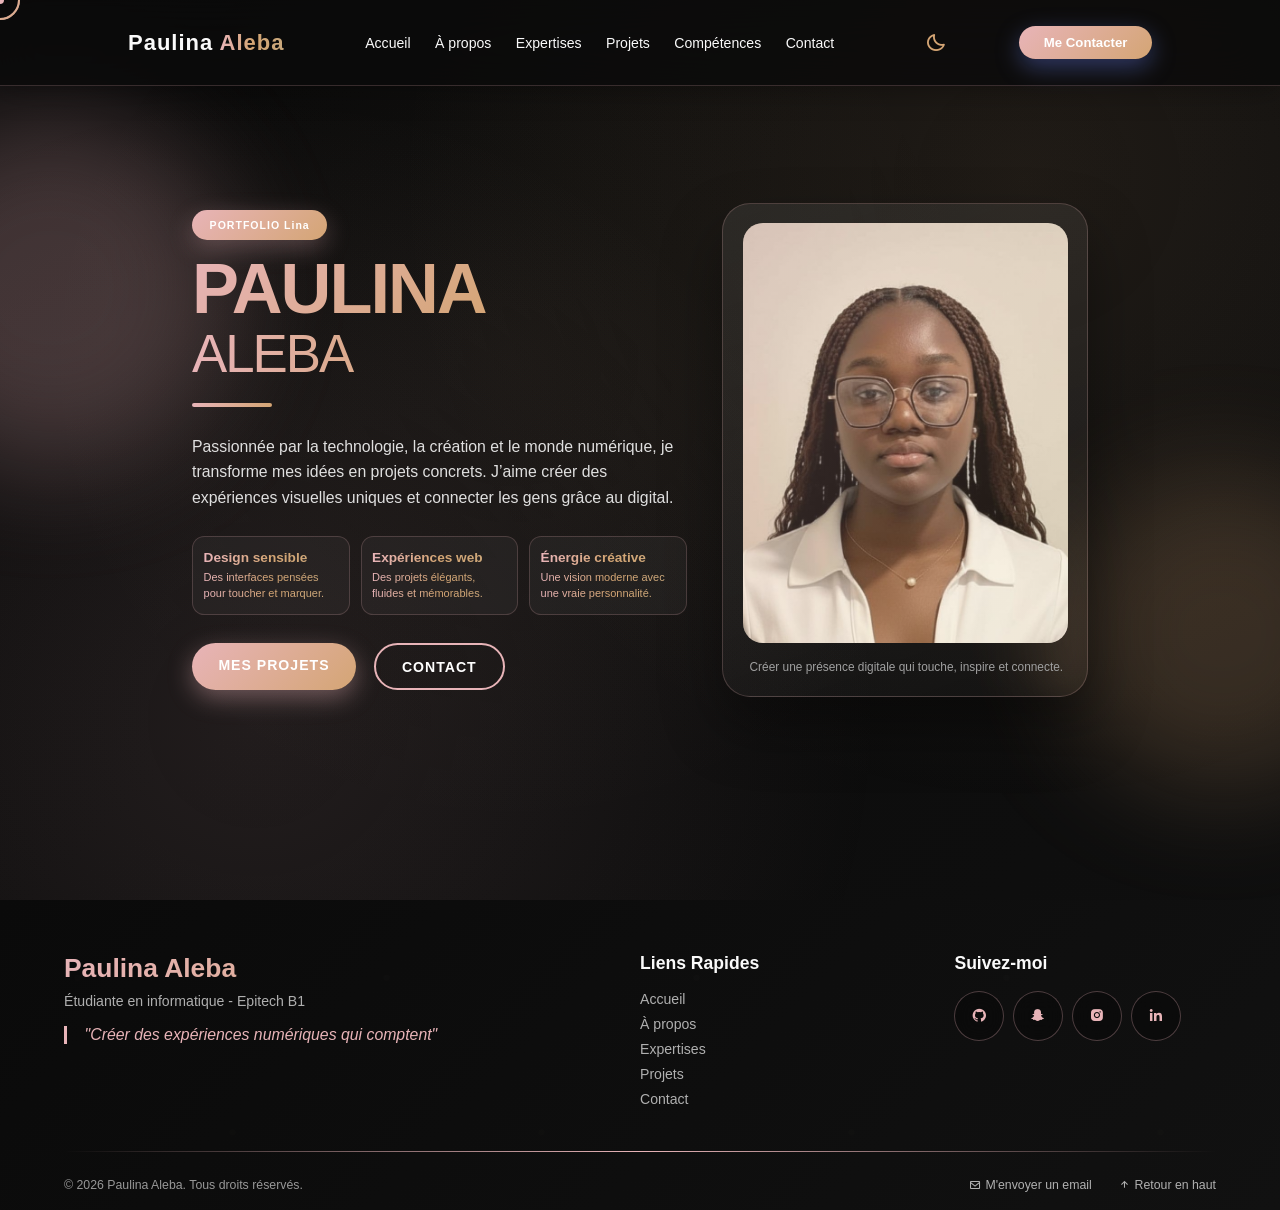
<file: index.html>
<!DOCTYPE html>
<html lang="fr">
<head>
    <meta charset="UTF-8" />
    <meta name="viewport" content="width=device-width, initial-scale=1.0" />
    <title>Portfolio - Paulina Aleba</title>
    <link rel="stylesheet" href="resources/style.css" />
    <link rel="icon" type="image/png" sizes="32x32" href="resources/images/favicon 1.png">
    <link
        href="https://unpkg.com/boxicons@2.1.4/css/boxicons.min.css"
        rel="stylesheet"
    />
</head>
<body>

<header class="header">
    <a href="index.html" class="logo">
        Paulina <span>Aleba</span>
    </a>

    <i class="bx bx-menu" id="menu-icon"></i>

    <nav class="navbar">
        <a href="index.html" class="active">Accueil</a>
        <a href="resources/about.html">À propos</a>
        <a href="resources/expertises.html">Expertises</a>
        <a href="resources/projects.html">Projets</a>
        <a href="resources/competencies.html">Compétences</a>
        <a href="resources/contact.html">Contact</a>
    </nav>


    <button class="theme-toggle" id="theme-toggle" aria-label="Changer de thème">
        <i class="bx bx-moon"></i>
    </button>

    <a class="gradient-btn" href="https://mail.google.com/mail/?view=cm&to=alebapaulina89@gmail.com&su=Hello&body=Bonjour%20Paulina,%0A%0AJe%20veux%20vous%20contacter%20pour..." target="_blank">Me Contacter</a>

</header>

<section class="home magazine-layout editorial-home" id="home">
    <div class="editorial-blob blob-left"></div>
    <div class="editorial-blob blob-right"></div>

    <div class="editorial-grid">
        <div class="editorial-main magazine-main">
            <div class="magazine-badge">PORTFOLIO Lina</div>
            <h1 class="magazine-title">
                <span class="highlight">PAULINA</span>
                <br>
                <span class="subtitle">ALEBA</span>
            </h1>
            <div class="magazine-divider"></div>

            <p class="magazine-description">
                Passionnée par la technologie, la création et le monde numérique, je transforme mes idées en projets concrets.
                J’aime créer des expériences visuelles uniques et connecter les gens grâce au digital.
            </p>

            <div class="signature-highlights">
                <div class="highlight-pill">
                    <span class="highlight-title">Design sensible</span>
                    <span class="highlight-sub">Des interfaces pensées pour toucher et marquer.</span>
                </div>
                <div class="highlight-pill">
                    <span class="highlight-title">Expériences web</span>
                    <span class="highlight-sub">Des projets élégants, fluides et mémorables.</span>
                </div>
                <div class="highlight-pill">
                    <span class="highlight-title">Énergie créative</span>
                    <span class="highlight-sub">Une vision moderne avec une vraie personnalité.</span>
                </div>
            </div>

            <div class="magazine-cta">
                <a href="resources/projects.html" class="magazine-btn primary">Mes Projets</a>
                <a href="resources/contact.html" class="magazine-btn secondary">Contact</a>
            </div>
        </div>

        <aside class="editorial-side">
            <div class="editorial-photo-wrap">
                <img src="resources/images/Photo_Paulina.jpeg" alt="Portrait de Paulina Aleba">
                <div class="photo-shine"></div>
            </div>

            <div class="editorial-note">
                <i class="bx bx-quote-left"></i>
                <p>Créer une présence digitale qui touche, inspire et connecte.</p>
            </div>
        </aside>
    </div>
</section>

<footer class="footer magazine-footer">
    <div class="footer-content">
        <div class="footer-main">
            <div class="footer-brand">
                <h3>Paulina Aleba</h3>
                <p>Étudiante en informatique - Epitech B1</p>
                <div class="footer-quote">

                    "Créer des expériences numériques qui comptent"
                </div>
            </div>

            <div class="footer-links">
                <h4>Liens Rapides</h4>
                <ul>
                    <li><a href="index.html">Accueil</a></li>
                    <li><a href="resources/about.html">À propos</a></li>
                    <li><a href="resources/expertises.html">Expertises</a></li>
                    <li><a href="resources/projects.html">Projets</a></li>
                    <li><a href="resources/contact.html">Contact</a></li>
                </ul>
            </div>


            <div class="footer-social">
                <h4>Suivez-moi</h4>
                <div class="social-icons">
                    <a href="https://github.com/NyxStackX" class="social-link">
                        <i class="bx bxl-github"></i>
                    </a>
                    <a href="https://snapchat.com/t/KpWpgwNT" class="social-link">
                        <i class="bx bxl-snapchat"></i>
                    </a>
                    <a href="https://www.instagram.com/li_naalb?igsh=ZHpsbHFmYWc4bWs%3D&utm_source=qr" class="social-link">
                        <i class="bx bxl-instagram-alt"></i>
                    </a>
                    <a href="https://www.linkedin.com/in/paulina-aleba-841705391/" class="social-link">
                        <i class="bx bxl-linkedin"></i>
                    </a>
                </div>
            </div>
        </div>

        <div class="footer-bottom">
            <div class="footer-line"></div>
            <div class="copyright-content">
                <p class="copyright">
                    © 2026 Paulina Aleba. Tous droits réservés.
                </p>
                <div class="footer-actions">
                    <a href="https://mail.google.com/mail/?view=cm&to=alebapaulina89@gmail.com" class="footer-link">
                        <i class="bx bx-envelope"></i>
                        M'envoyer un email
                    </a>
                    <a href="index.html" class="footer-link back-to-top">
                        <i class="bx bx-up-arrow-alt"></i>
                        Retour en haut
                    </a>
                </div>
            </div>
        </div>
    </div>
</footer>

    <script src="resources/js/script.js"></script>
</body>
</html>
</file>
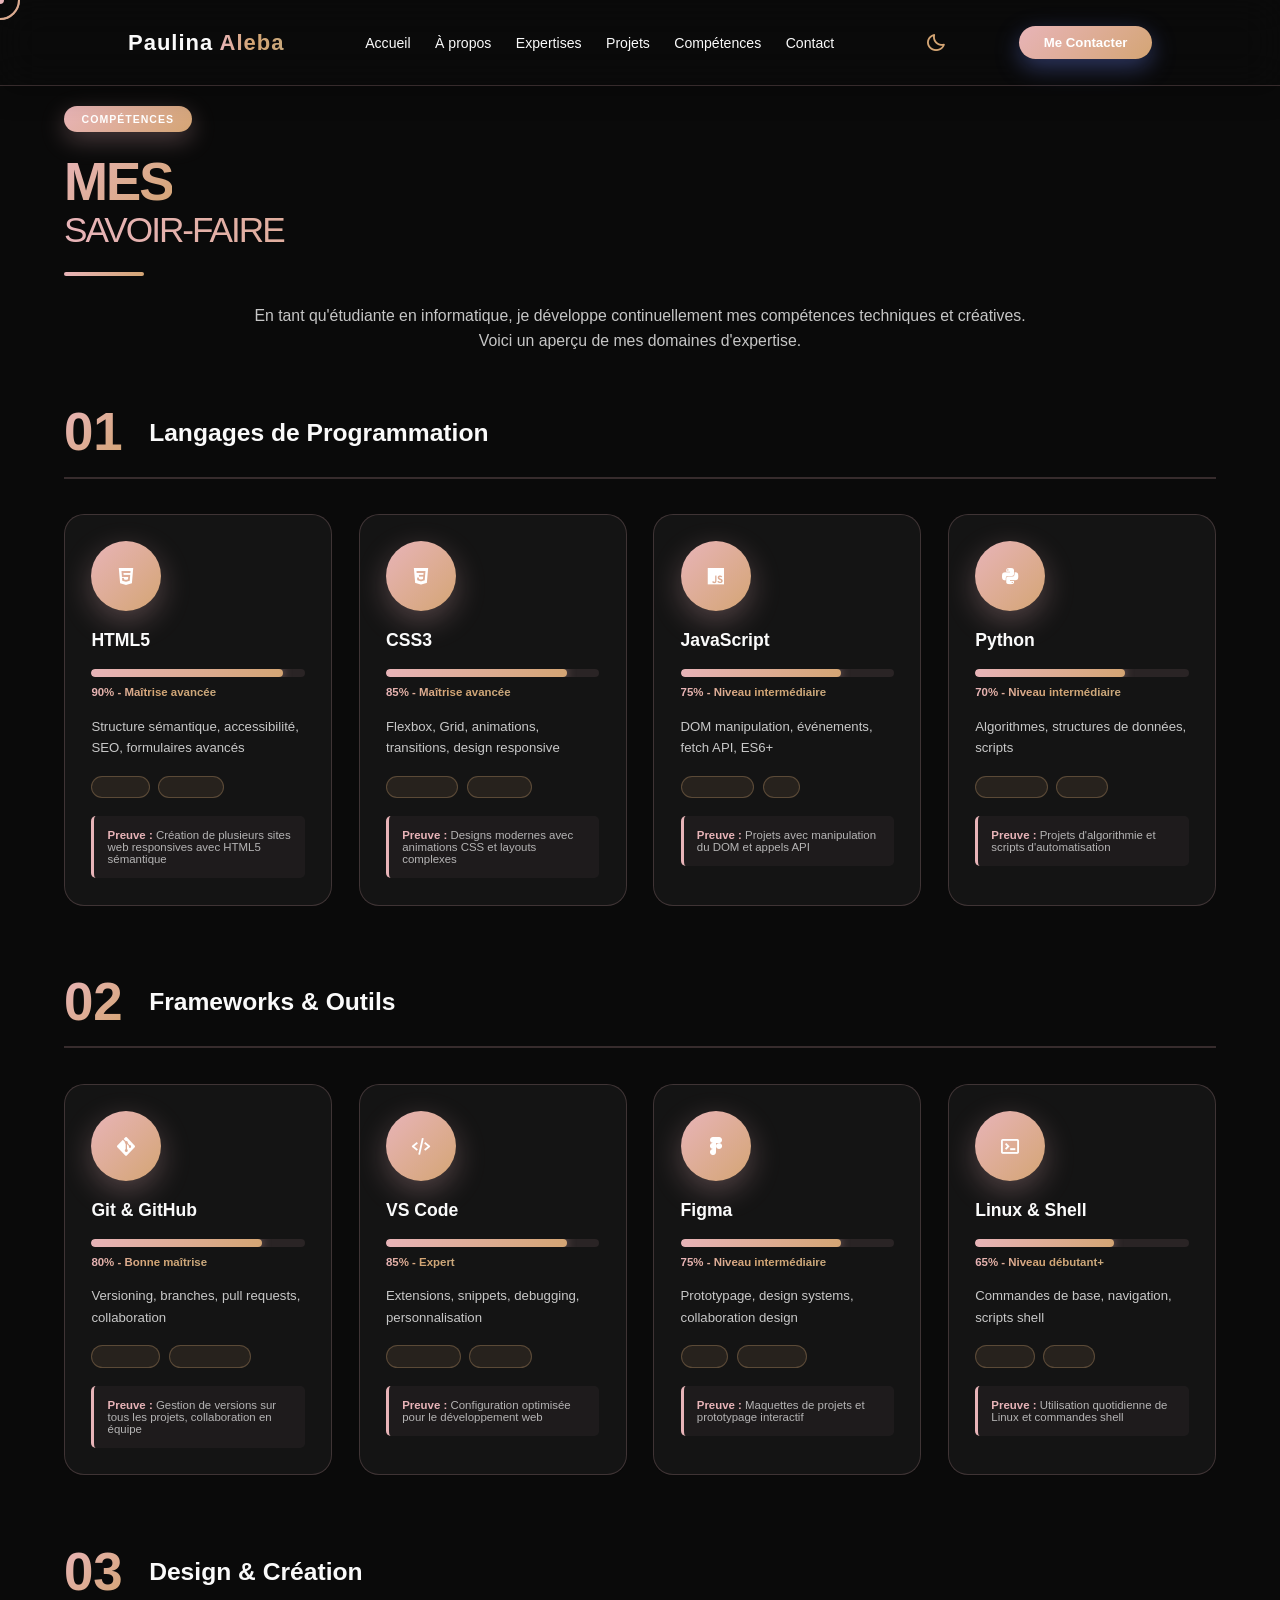
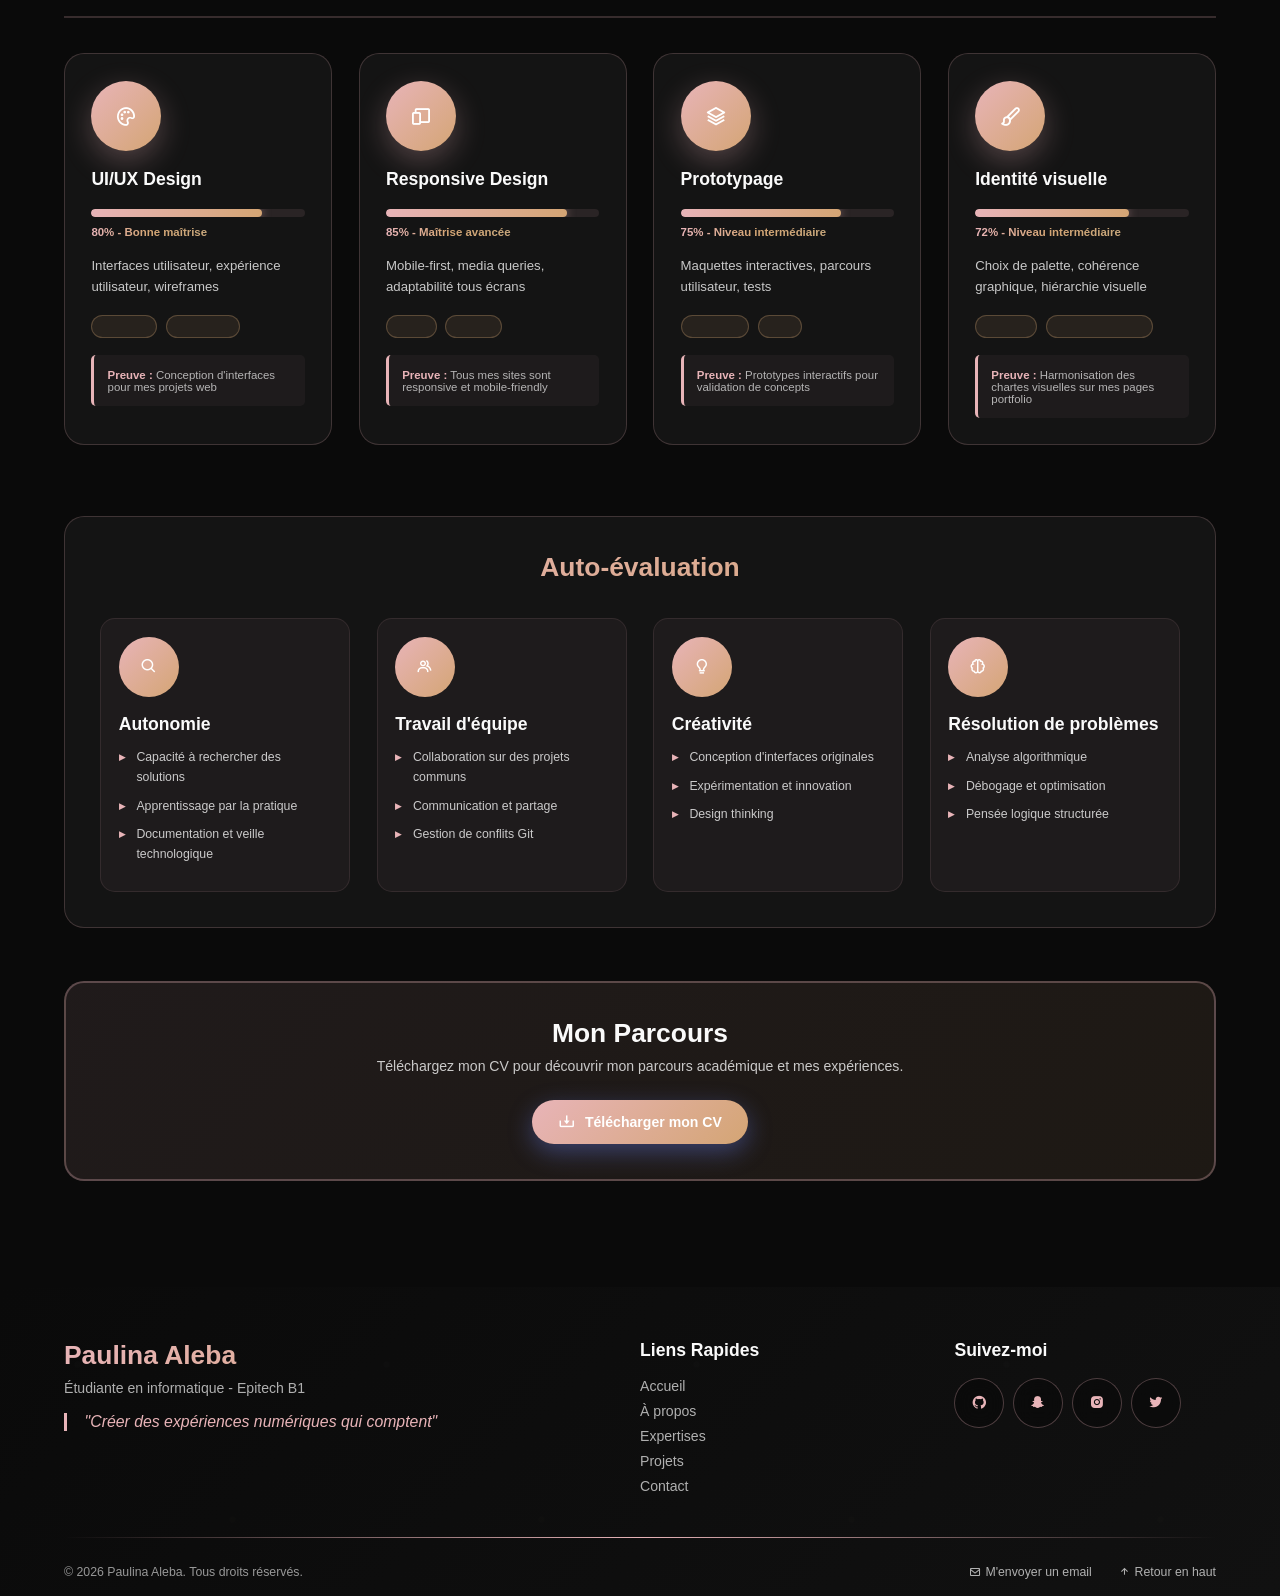
<file: html/competencies.html>
<!DOCTYPE html>
<html lang="fr">
<head>
    <meta charset="UTF-8" />
    <meta name="viewport" content="width=device-width, initial-scale=1.0" />
    <title>Compétences - Paulina Aleba</title>
    <link rel="stylesheet" href="style.css" />
    <link rel="icon" type="image/png" sizes="32x32" href="images/favicon 1.png">
    <link
        href="https://unpkg.com/boxicons@2.1.4/css/boxicons.min.css"
        rel="stylesheet"
    />
</head>
<body>

<header class="header">
    <a href="../index.html" class="logo">
        Paulina <span>Aleba</span>
    </a>

    <i class="bx bx-menu" id="menu-icon"></i>

    <nav class="navbar">
        <a href="../index.html">Accueil</a>
        <a href="about.html">À propos</a>
        <a href="expertises.html">Expertises</a>
        <a href="projects.html">Projets</a>
        <a href="competencies.html" class="active">Compétences</a>
        <a href="contact.html">Contact</a>
    </nav>

    <button class="theme-toggle" id="theme-toggle" aria-label="Changer de thème">
        <i class="bx bx-moon"></i>
    </button>

    <a class="gradient-btn" href="https://mail.google.com/mail/?view=cm&to=alebapaulina89@gmail.com&su=Hello&body=Bonjour%20Paulina,%0A%0AJe%20veux%20vous%20contacter%20pour..." target="_blank">Me Contacter</a>

</header>

<section class="competencies magazine-section" id="competencies">
    <div class="magazine-container">
        <div class="section-badge">COMPÉTENCES</div>
        <h2 class="section-title">
            <span class="highlight">Mes</span>
            <br>
            <span class="subtitle">Savoir-faire</span>
        </h2>
        <div class="magazine-divider"></div>

        <div class="competencies-intro">
            <p>En tant qu'étudiante en informatique, je développe continuellement mes compétences techniques et créatives. Voici un aperçu de mes domaines d'expertise.</p>
        </div>

        <!-- Bloc 01 : Langages de Programmation -->
        <div class="competency-block">
            <div class="block-header">
                <span class="block-number">01</span>
                <h3>Langages de Programmation</h3>
            </div>
            <div class="competency-grid">
                <div class="competency-card">
                    <div class="competency-icon">
                        <i class="bx bxl-html5"></i>
                    </div>
                    <h4>HTML5</h4>
                    <div class="competency-progress">
                        <div class="progress-bar">
                            <div class="progress-fill" style="width: 90%"></div>
                        </div>
                        <span class="progress-label">90% - Maîtrise avancée</span>
                    </div>
                    <p class="competency-description">Structure sémantique, accessibilité, SEO, formulaires avancés</p>
                    <div class="competency-projects">
                        <span class="project-tag">Portfolio</span>
                        <span class="project-tag">Sites web</span>
                    </div>
                    <div class="competency-evidence">
                        <strong>Preuve :</strong> Création de plusieurs sites web responsives avec HTML5 sémantique
                    </div>
                </div>

                <div class="competency-card">
                    <div class="competency-icon">
                        <i class="bx bxl-css3"></i>
                    </div>
                    <h4>CSS3</h4>
                    <div class="competency-progress">
                        <div class="progress-bar">
                            <div class="progress-fill" style="width: 85%"></div>
                        </div>
                        <span class="progress-label">85% - Maîtrise avancée</span>
                    </div>
                    <p class="competency-description">Flexbox, Grid, animations, transitions, design responsive</p>
                    <div class="competency-projects">
                        <span class="project-tag">Animations</span>
                        <span class="project-tag">UI Design</span>
                    </div>
                    <div class="competency-evidence">
                        <strong>Preuve :</strong> Designs modernes avec animations CSS et layouts complexes
                    </div>
                </div>

                <div class="competency-card">
                    <div class="competency-icon">
                        <i class="bx bxl-javascript"></i>
                    </div>
                    <h4>JavaScript</h4>
                    <div class="competency-progress">
                        <div class="progress-bar">
                            <div class="progress-fill" style="width: 75%"></div>
                        </div>
                        <span class="progress-label">75% - Niveau intermédiaire</span>
                    </div>
                    <p class="competency-description">DOM manipulation, événements, fetch API, ES6+</p>
                    <div class="competency-projects">
                        <span class="project-tag">Interactivité</span>
                        <span class="project-tag">API</span>
                    </div>
                    <div class="competency-evidence">
                        <strong>Preuve :</strong> Projets avec manipulation du DOM et appels API
                    </div>
                </div>

                <div class="competency-card">
                    <div class="competency-icon">
                        <i class="bx bxl-python"></i>
                    </div>
                    <h4>Python</h4>
                    <div class="competency-progress">
                        <div class="progress-bar">
                            <div class="progress-fill" style="width: 70%"></div>
                        </div>
                        <span class="progress-label">70% - Niveau intermédiaire</span>
                    </div>
                    <p class="competency-description">Algorithmes, structures de données, scripts</p>
                    <div class="competency-projects">
                        <span class="project-tag">Algorithmie</span>
                        <span class="project-tag">Scripts</span>
                    </div>
                    <div class="competency-evidence">
                        <strong>Preuve :</strong> Projets d'algorithmie et scripts d'automatisation
                    </div>
                </div>
            </div>
        </div>

        <!-- Bloc 02 : Frameworks & Outils -->
        <div class="competency-block">
            <div class="block-header">
                <span class="block-number">02</span>
                <h3>Frameworks & Outils</h3>
            </div>
            <div class="competency-grid">
                <div class="competency-card">
                    <div class="competency-icon">
                        <i class="bx bxl-git"></i>
                    </div>
                    <h4>Git & GitHub</h4>
                    <div class="competency-progress">
                        <div class="progress-bar">
                            <div class="progress-fill" style="width: 80%"></div>
                        </div>
                        <span class="progress-label">80% - Bonne maîtrise</span>
                    </div>
                    <p class="competency-description">Versioning, branches, pull requests, collaboration</p>
                    <div class="competency-projects">
                        <span class="project-tag">Versioning</span>
                        <span class="project-tag">Collaboration</span>
                    </div>
                    <div class="competency-evidence">
                        <strong>Preuve :</strong> Gestion de versions sur tous les projets, collaboration en équipe
                    </div>
                </div>

                <div class="competency-card">
                    <div class="competency-icon">
                        <i class="bx bx-code-alt"></i>
                    </div>
                    <h4>VS Code</h4>
                    <div class="competency-progress">
                        <div class="progress-bar">
                            <div class="progress-fill" style="width: 85%"></div>
                        </div>
                        <span class="progress-label">85% - Expert</span>
                    </div>
                    <p class="competency-description">Extensions, snippets, debugging, personnalisation</p>
                    <div class="competency-projects">
                        <span class="project-tag">Productivité</span>
                        <span class="project-tag">Workflow</span>
                    </div>
                    <div class="competency-evidence">
                        <strong>Preuve :</strong> Configuration optimisée pour le développement web
                    </div>
                </div>

                <div class="competency-card">
                    <div class="competency-icon">
                        <i class="bx bxl-figma"></i>
                    </div>
                    <h4>Figma</h4>
                    <div class="competency-progress">
                        <div class="progress-bar">
                            <div class="progress-fill" style="width: 75%"></div>
                        </div>
                        <span class="progress-label">75% - Niveau intermédiaire</span>
                    </div>
                    <p class="competency-description">Prototypage, design systems, collaboration design</p>
                    <div class="competency-projects">
                        <span class="project-tag">UI/UX</span>
                        <span class="project-tag">Prototypes</span>
                    </div>
                    <div class="competency-evidence">
                        <strong>Preuve :</strong> Maquettes de projets et prototypage interactif
                    </div>
                </div>

                <div class="competency-card">
                    <div class="competency-icon">
                        <i class="bx bx-terminal"></i>
                    </div>
                    <h4>Linux & Shell</h4>
                    <div class="competency-progress">
                        <div class="progress-bar">
                            <div class="progress-fill" style="width: 65%"></div>
                        </div>
                        <span class="progress-label">65% - Niveau débutant+</span>
                    </div>
                    <p class="competency-description">Commandes de base, navigation, scripts shell</p>
                    <div class="competency-projects">
                        <span class="project-tag">Terminal</span>
                        <span class="project-tag">Scripts</span>
                    </div>
                    <div class="competency-evidence">
                        <strong>Preuve :</strong> Utilisation quotidienne de Linux et commandes shell
                    </div>
                </div>
            </div>
        </div>

        <!-- Bloc 03 : Design & Création -->
        <div class="competency-block">
            <div class="block-header">
                <span class="block-number">03</span>
                <h3>Design & Création</h3>
            </div>
            <div class="competency-grid">
                <div class="competency-card">
                    <div class="competency-icon">
                        <i class="bx bx-palette"></i>
                    </div>
                    <h4>UI/UX Design</h4>
                    <div class="competency-progress">
                        <div class="progress-bar">
                            <div class="progress-fill" style="width: 80%"></div>
                        </div>
                        <span class="progress-label">80% - Bonne maîtrise</span>
                    </div>
                    <p class="competency-description">Interfaces utilisateur, expérience utilisateur, wireframes</p>
                    <div class="competency-projects">
                        <span class="project-tag">Interfaces</span>
                        <span class="project-tag">Wireframes</span>
                    </div>
                    <div class="competency-evidence">
                        <strong>Preuve :</strong> Conception d'interfaces pour mes projets web
                    </div>
                </div>

                <div class="competency-card">
                    <div class="competency-icon">
                        <i class="bx bx-devices"></i>
                    </div>
                    <h4>Responsive Design</h4>
                    <div class="competency-progress">
                        <div class="progress-bar">
                            <div class="progress-fill" style="width: 85%"></div>
                        </div>
                        <span class="progress-label">85% - Maîtrise avancée</span>
                    </div>
                    <p class="competency-description">Mobile-first, media queries, adaptabilité tous écrans</p>
                    <div class="competency-projects">
                        <span class="project-tag">Mobile</span>
                        <span class="project-tag">Tablette</span>
                    </div>
                    <div class="competency-evidence">
                        <strong>Preuve :</strong> Tous mes sites sont responsive et mobile-friendly
                    </div>
                </div>

                <div class="competency-card">
                    <div class="competency-icon">
                        <i class="bx bx-layer"></i>
                    </div>
                    <h4>Prototypage</h4>
                    <div class="competency-progress">
                        <div class="progress-bar">
                            <div class="progress-fill" style="width: 75%"></div>
                        </div>
                        <span class="progress-label">75% - Niveau intermédiaire</span>
                    </div>
                    <p class="competency-description">Maquettes interactives, parcours utilisateur, tests</p>
                    <div class="competency-projects">
                        <span class="project-tag">Maquettes</span>
                        <span class="project-tag">Tests</span>
                    </div>
                    <div class="competency-evidence">
                        <strong>Preuve :</strong> Prototypes interactifs pour validation de concepts
                    </div>
                </div>

                <div class="competency-card">
                    <div class="competency-icon">
                        <i class="bx bx-paint"></i>
                    </div>
                    <h4>Identité visuelle</h4>
                    <div class="competency-progress">
                        <div class="progress-bar">
                            <div class="progress-fill" style="width: 72%"></div>
                        </div>
                        <span class="progress-label">72% - Niveau intermédiaire</span>
                    </div>
                    <p class="competency-description">Choix de palette, cohérence graphique, hiérarchie visuelle</p>
                    <div class="competency-projects">
                        <span class="project-tag">Branding</span>
                        <span class="project-tag">Direction artistique</span>
                    </div>
                    <div class="competency-evidence">
                        <strong>Preuve :</strong> Harmonisation des chartes visuelles sur mes pages portfolio
                    </div>
                </div>
            </div>
        </div>

        <!-- Auto-évaluation -->
        <div class="self-assessment">
            <h3>Auto-évaluation</h3>
            <div class="assessment-grid assessment-grid-4">
                <div class="assessment-item">
                    <div class="assessment-icon">
                        <i class="bx bx-search"></i>
                    </div>
                    <h4>Autonomie</h4>
                    <ul>
                        <li>Capacité à rechercher des solutions</li>
                        <li>Apprentissage par la pratique</li>
                        <li>Documentation et veille technologique</li>
                    </ul>
                </div>

                <div class="assessment-item">
                    <div class="assessment-icon">
                        <i class="bx bx-group"></i>
                    </div>
                    <h4>Travail d'équipe</h4>
                    <ul>
                        <li>Collaboration sur des projets communs</li>
                        <li>Communication et partage</li>
                        <li>Gestion de conflits Git</li>
                    </ul>
                </div>

                <div class="assessment-item">
                    <div class="assessment-icon">
                        <i class="bx bx-bulb"></i>
                    </div>
                    <h4>Créativité</h4>
                    <ul>
                        <li>Conception d'interfaces originales</li>
                        <li>Expérimentation et innovation</li>
                        <li>Design thinking</li>
                    </ul>
                </div>

                <div class="assessment-item">
                    <div class="assessment-icon">
                        <i class="bx bx-brain"></i>
                    </div>
                    <h4>Résolution de problèmes</h4>
                    <ul>
                        <li>Analyse algorithmique</li>
                        <li>Débogage et optimisation</li>
                        <li>Pensée logique structurée</li>
                    </ul>
                </div>
            </div>
        </div>

        <!-- CV Download -->
        <div class="cv-download-section">
            <h3>Mon Parcours</h3>
            <p>Téléchargez mon CV pour découvrir mon parcours académique et mes expériences.</p>
            <a href="assets/Paulina_Aleba_CV (1).pdf" class="gradient-btn cv-btn" download>
                <i class="bx bx-download"></i>
                Télécharger mon CV
            </a>
        </div>
    </div>
</section>

<footer class="footer magazine-footer">
    <div class="footer-content">
        <div class="footer-main">
            <div class="footer-brand">
                <h3>Paulina Aleba</h3>
                <p>Étudiante en informatique - Epitech B1</p>
                <div class="footer-quote">
                    "Créer des expériences numériques qui comptent"
                </div>
            </div>

            <div class="footer-links">
                <h4>Liens Rapides</h4>
                <ul>
                    <li><a href="../index.html">Accueil</a></li>
                    <li><a href="about.html">À propos</a></li>
                    <li><a href="expertises.html">Expertises</a></li>
                    <li><a href="projects.html">Projets</a></li>
                    <li><a href="contact.html">Contact</a></li>
                </ul>
            </div>

            <div class="footer-social">
                <h4>Suivez-moi</h4>
                <div class="social-icons">
                    <a href="https://github.com/baddies-13" class="social-link">
                        <i class="bx bxl-github"></i>
                    </a>
                    <a href="https://snapchat.com/t/KpWpgwNT" class="social-link">
                        <i class="bx bxl-snapchat"></i>
                    </a>
                    <a href="https://www.instagram.com/li_naalb?igsh=ZHpsbHFmYWc4bWs%3D&utm_source=qr" class="social-link">
                        <i class="bx bxl-instagram-alt"></i>
                    </a>
                    <a href="https://x.com/lina_3451?s=21" class="social-link">
                        <i class="bx bxl-twitter"></i>
                    </a>
                </div>
            </div>
        </div>

        <div class="footer-bottom">
            <div class="footer-line"></div>
            <div class="copyright-content">
                <p class="copyright">
                    © 2026 Paulina Aleba. Tous droits réservés.
                </p>
                <div class="footer-actions">
                    <a href="https://mail.google.com/mail/?view=cm&to=alebapaulina89@gmail.com" class="footer-link">
                        <i class="bx bx-envelope"></i>
                        M'envoyer un email
                    </a>
                    <a href="competencies.html" class="footer-link back-to-top">
                        <i class="bx bx-up-arrow-alt"></i>
                        Retour en haut
                    </a>
                </div>
            </div>
        </div>
    </div>
</footer>

    <script src="js/script.js"></script>
</body>
</html>
</file>
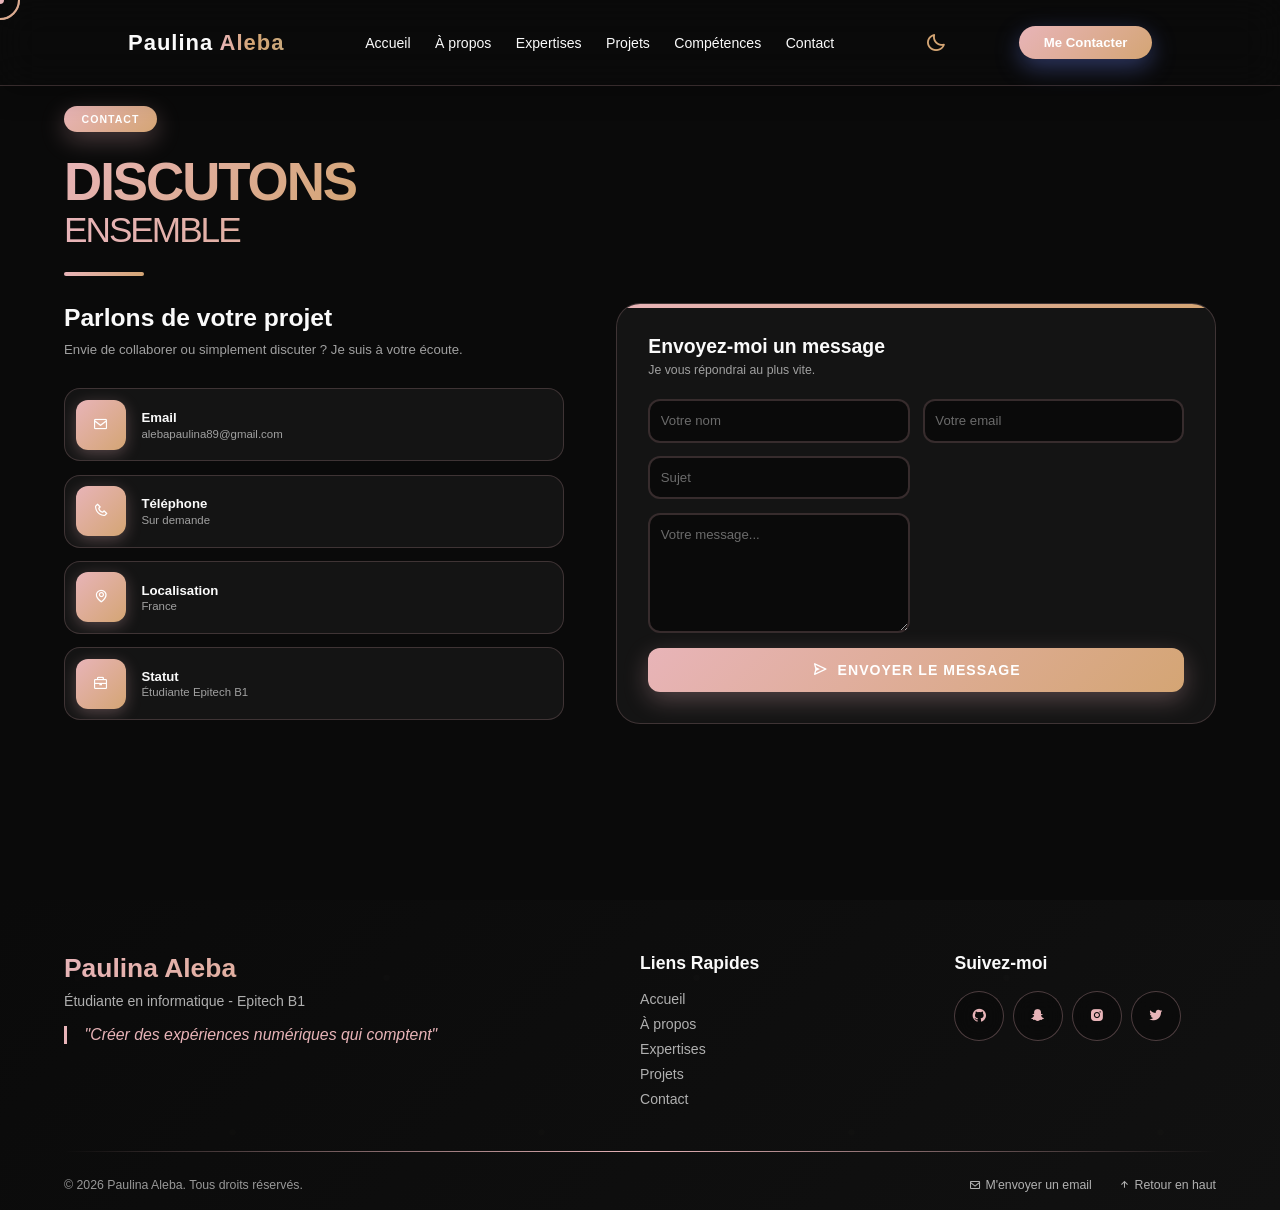
<file: html/contact.html>
<!DOCTYPE html>
<html lang="fr">
<head>
    <meta charset="UTF-8" />
    <meta name="viewport" content="width=device-width, initial-scale=1.0" />
    <title>Contact - Paulina Aleba</title>
    <link rel="stylesheet" href="style.css" />
    <link rel="icon" type="image/png" sizes="32x32" href="images/favicon 1.png">
    <link
        href="https://unpkg.com/boxicons@2.1.4/css/boxicons.min.css"
        rel="stylesheet"
    />
</head>
<body>

<header class="header">
    <a href="../index.html" class="logo">
        Paulina <span>Aleba</span>
    </a>

    <i class="bx bx-menu" id="menu-icon"></i>

    <nav class="navbar">
        <a href="../index.html">Accueil</a>
        <a href="about.html">À propos</a>
        <a href="expertises.html">Expertises</a>
        <a href="projects.html">Projets</a>
        <a href="competencies.html">Compétences</a>
        <a href="contact.html" class="active">Contact</a>
    </nav>

    <button class="theme-toggle" id="theme-toggle" aria-label="Changer de thème">
        <i class="bx bx-moon"></i>
    </button>

    <a class="gradient-btn" href="https://mail.google.com/mail/?view=cm&to=alebapaulina89@gmail.com&su=Hello&body=Bonjour%20Paulina,%0A%0AJe%20veux%20vous%20contacter%20pour..." target="_blank">Me Contacter</a>

</header>

<section class="contact magazine-section" id="contact">
    <div class="magazine-container">
        <div class="section-badge">CONTACT</div>
        <h2 class="section-title">
            <span class="highlight">Discutons</span>
            <br>
            <span class="subtitle">Ensemble</span>
        </h2>
        <div class="magazine-divider"></div>

        <div class="contact-magazine-grid">
            <div class="contact-info">
                <div class="contact-intro">
                    <h3>Parlons de votre projet</h3>
                    <p>Envie de collaborer ou simplement discuter ? Je suis à votre écoute.</p>
                </div>

                <div class="contact-details">
                    <div class="contact-item">
                        <div class="contact-icon">
                            <i class="bx bx-envelope"></i>
                        </div>
                        <div class="contact-text">
                            <h4>Email</h4>
                            <p>alebapaulina89@gmail.com</p>
                        </div>
                    </div>

                    <div class="contact-item">
                        <div class="contact-icon">
                            <i class="bx bx-phone"></i>
                        </div>
                        <div class="contact-text">
                            <h4>Téléphone</h4>
                            <p>Sur demande</p>
                        </div>
                    </div>

                    <div class="contact-item">
                        <div class="contact-icon">
                            <i class="bx bx-map"></i>
                        </div>
                        <div class="contact-text">
                            <h4>Localisation</h4>
                            <p>France</p>
                        </div>
                    </div>

                    <div class="contact-item">
                        <div class="contact-icon">
                            <i class="bx bx-briefcase"></i>
                        </div>
                        <div class="contact-text">
                            <h4>Statut</h4>
                            <p>Étudiante Epitech B1</p>
                        </div>
                    </div>
                </div>
            </div>

            <div class="contact-form">
                <div class="form-header">
                    <h3>Envoyez-moi un message</h3>
                    <p>Je vous répondrai au plus vite.</p>
                </div>
                
                <form action="https://formspree.io/f/xjgabzjv" method="POST">
                    <div class="form-group">
                        <div class="input-wrapper">
                            <input type="text" name="name" placeholder="Votre nom" required>
                            <div class="input-line"></div>
                        </div>
                        <div class="input-wrapper">
                            <input type="email" name="email" placeholder="Votre email" required>
                            <div class="input-line"></div>
                        </div>
                    </div>
                    
                    <div class="form-group full-width">
                        <div class="input-wrapper">
                            <input type="text" name="subject" placeholder="Sujet" required>
                            <div class="input-line"></div>
                        </div>
                    </div>
                    
                    <div class="form-group full-width">
                        <div class="input-wrapper">
                            <textarea name="message" placeholder="Votre message..." rows="5" required></textarea>
                            <div class="input-line"></div>
                        </div>
                    </div>
                    
                    <button type="submit" class="magazine-btn full-width">
                        <i class="bx bx-send"></i>
                        Envoyer le message
                    </button>
                </form>
            </div>
        </div>
    </div>
</section>


<footer class="footer magazine-footer">
    <div class="footer-content">
        <div class="footer-main">
            <div class="footer-brand">
                <h3>Paulina Aleba</h3>
                <p>Étudiante en informatique - Epitech B1</p>
                <div class="footer-quote">
                    "Créer des expériences numériques qui comptent"
                </div>
            </div>

            <div class="footer-links">
                <h4>Liens Rapides</h4>
                <ul>
                    <li><a href="../index.html">Accueil</a></li>
                    <li><a href="about.html">À propos</a></li>
                    <li><a href="expertises.html">Expertises</a></li>
                    <li><a href="projects.html">Projets</a></li>
                    <li><a href="contact.html">Contact</a></li>
                </ul>
            </div>

            <div class="footer-social">
                <h4>Suivez-moi</h4>
                <div class="social-icons">
                    <a href="https://github.com/baddies-13" class="social-link">
                        <i class="bx bxl-github"></i>
                    </a>
                    <a href="https://snapchat.com/t/KpWpgwNT" class="social-link">
                        <i class="bx bxl-snapchat"></i>
                    </a>
                    <a href="https://www.instagram.com/li_naalb?igsh=ZHpsbHFmYWc4bWs%3D&utm_source=qr" class="social-link">
                        <i class="bx bxl-instagram-alt"></i>
                    </a>
                    <a href="https://x.com/lina_3451?s=21" class="social-link">
                        <i class="bx bxl-twitter"></i>
                    </a>
                </div>
            </div>
        </div>

        <div class="footer-bottom">
            <div class="footer-line"></div>
            <div class="copyright-content">
                <p class="copyright">
                    © 2026 Paulina Aleba. Tous droits réservés.
                </p>
                <div class="footer-actions">
                    <a href="https://mail.google.com/mail/?view=cm&to=alebapaulina89@gmail.com" class="footer-link">
                        <i class="bx bx-envelope"></i>
                        M'envoyer un email
                    </a>
                    <a href="contact.html" class="footer-link back-to-top">
                        <i class="bx bx-up-arrow-alt"></i>
                        Retour en haut
                    </a>
                </div>
            </div>
        </div>
    </div>
</footer>

    <script src="js/script.js"></script>
</body>
</html>
</file>
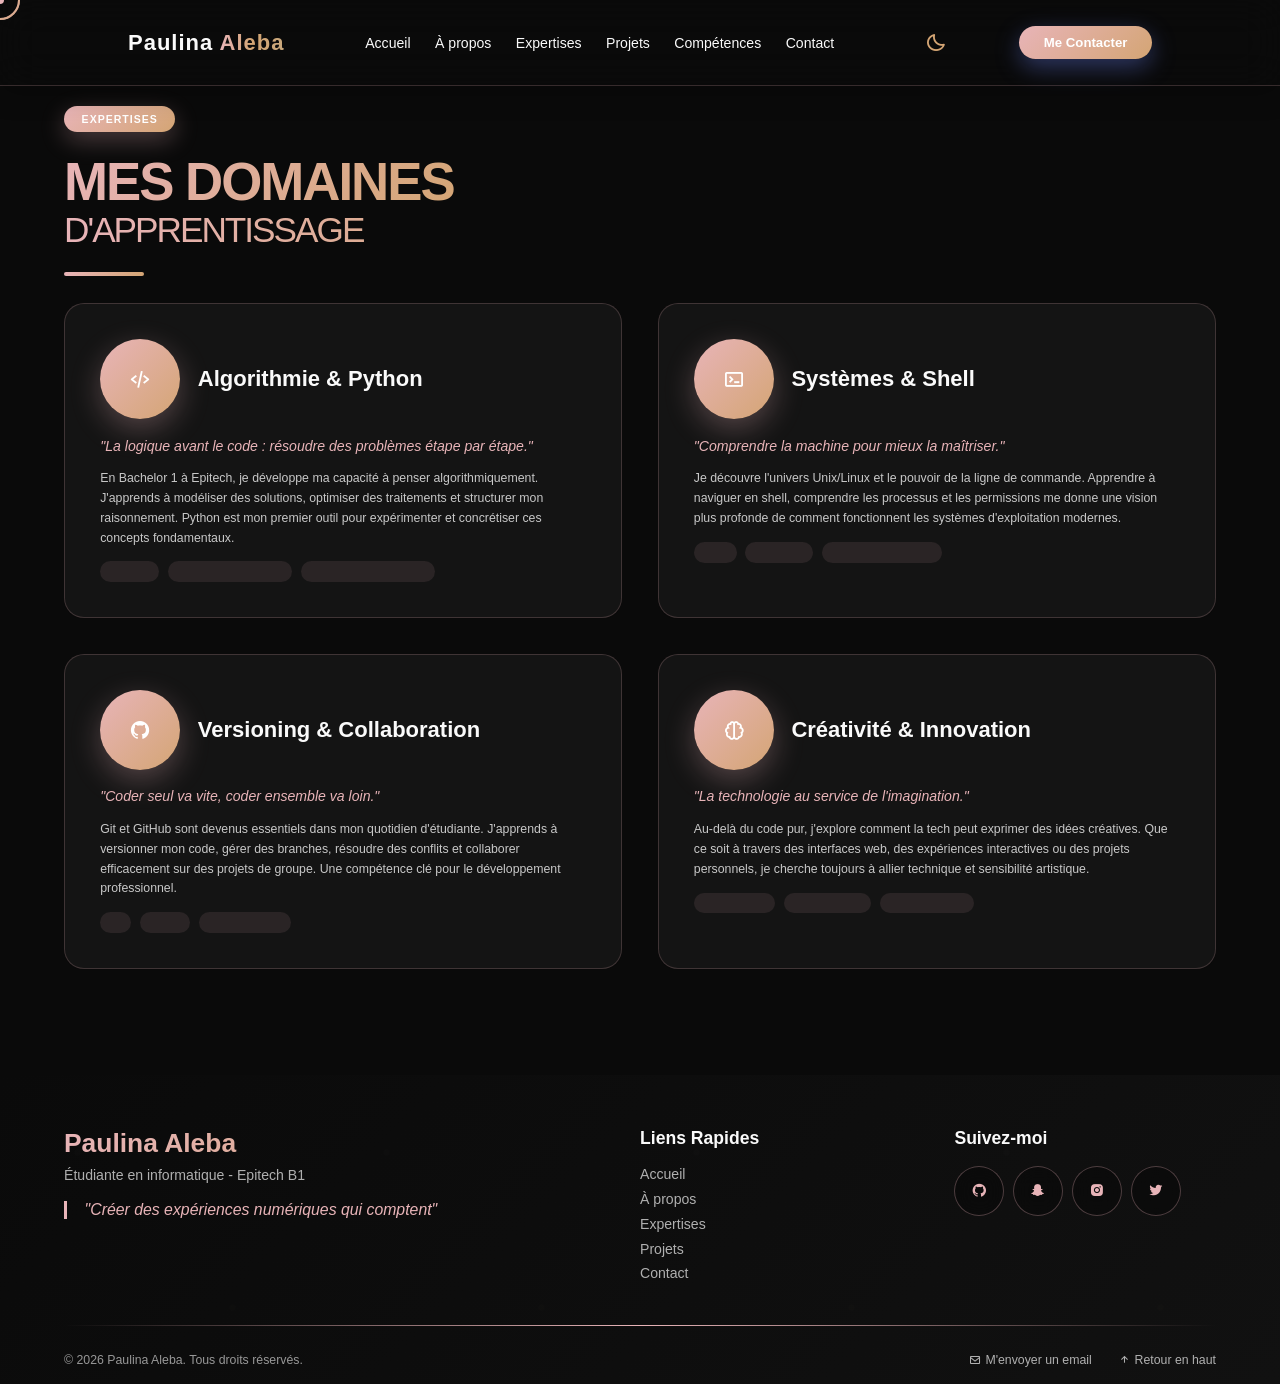
<file: html/expertises.html>
<!DOCTYPE html>
<html lang="fr">
<head>
    <meta charset="UTF-8" />
    <meta name="viewport" content="width=device-width, initial-scale=1.0" />
    <title>Expertises - Paulina Aleba</title>
    <link rel="stylesheet" href="style.css" />
    <link rel="icon" type="image/png" sizes="32x32" href="images/favicon 1.png">
    <link
        href="https://unpkg.com/boxicons@2.1.4/css/boxicons.min.css"
        rel="stylesheet"
    />
</head>
<body>

<header class="header">
    <a href="../index.html" class="logo">
        Paulina <span>Aleba</span>
    </a>

    <i class="bx bx-menu" id="menu-icon"></i>

    <nav class="navbar">
        <a href="../index.html">Accueil</a>
        <a href="about.html">À propos</a>
        <a href="expertises.html" class="active">Expertises</a>
        <a href="projects.html">Projets</a>
        <a href="competencies.html">Compétences</a>
        <a href="contact.html">Contact</a>
    </nav>

    <button class="theme-toggle" id="theme-toggle" aria-label="Changer de thème">
        <i class="bx bx-moon"></i>
    </button>

    <a class="gradient-btn" href="https://mail.google.com/mail/?view=cm&to=alebapaulina89@gmail.com&su=Hello&body=Bonjour%20Paulina,%0A%0AJe%20veux%20vous%20contacter%20pour..." target="_blank">Me Contacter</a>

</header>

<section class="services magazine-section" id="expertises">
    <div class="magazine-container">
        <div class="section-badge">EXPERTISES</div>
        <h2 class="section-title">
            <span class="highlight">Mes domaines</span>
            <br>
            <span class="subtitle">d'apprentissage</span>
        </h2>
        <div class="magazine-divider"></div>

        <div class="services-magazine-grid">
            <div class="service-magazine-card">
                <div class="service-header">
                    <div class="service-icon-wrapper">
                        <i class="bx bx-code-alt"></i>
                    </div>
                    <h3>Algorithmie & Python</h3>
                </div>
                <div class="service-content">
                    <p class="service-quote">"La logique avant le code : résoudre des problèmes étape par étape."</p>
                    <p class="service-description">En Bachelor 1 à Epitech, je développe ma capacité à penser algorithmiquement. J'apprends à modéliser des solutions, optimiser des traitements et structurer mon raisonnement. Python est mon premier outil pour expérimenter et concrétiser ces concepts fondamentaux.</p>
                    <div class="service-tags">
                        <span>Python 3</span>
                        <span>Structures de données</span>
                        <span>Résolution de problèmes</span>
                    </div>
                </div>
            </div>

            <div class="service-magazine-card">
                <div class="service-header">
                    <div class="service-icon-wrapper">
                        <i class="bx bx-terminal"></i>
                    </div>
                    <h3>Systèmes & Shell</h3>
                </div>
                <div class="service-content">
                    <p class="service-quote">"Comprendre la machine pour mieux la maîtriser."</p>
                    <p class="service-description">Je découvre l'univers Unix/Linux et le pouvoir de la ligne de commande. Apprendre à naviguer en shell, comprendre les processus et les permissions me donne une vision plus profonde de comment fonctionnent les systèmes d'exploitation modernes.</p>
                    <div class="service-tags">
                        <span>Linux</span>
                        <span>Bash/Shell</span>
                        <span>Gestion de processus</span>
                    </div>
                </div>
            </div>

            <div class="service-magazine-card">
                <div class="service-header">
                    <div class="service-icon-wrapper">
                        <i class="bx bxl-github"></i>
                    </div>
                    <h3>Versioning & Collaboration</h3>
                </div>
                <div class="service-content">
                    <p class="service-quote">"Coder seul va vite, coder ensemble va loin."</p>
                    <p class="service-description">Git et GitHub sont devenus essentiels dans mon quotidien d'étudiante. J'apprends à versionner mon code, gérer des branches, résoudre des conflits et collaborer efficacement sur des projets de groupe. Une compétence clé pour le développement professionnel.</p>
                    <div class="service-tags">
                        <span>Git</span>
                        <span>GitHub</span>
                        <span>Travail d'équipe</span>
                    </div>
                </div>
            </div>

            <div class="service-magazine-card">
                <div class="service-header">
                    <div class="service-icon-wrapper">
                        <i class="bx bx-brain"></i>
                    </div>
                    <h3>Créativité & Innovation</h3>
                </div>
                <div class="service-content">
                    <p class="service-quote">"La technologie au service de l'imagination."</p>
                    <p class="service-description">Au-delà du code pur, j'explore comment la tech peut exprimer des idées créatives. Que ce soit à travers des interfaces web, des expériences interactives ou des projets personnels, je cherche toujours à allier technique et sensibilité artistique.</p>
                    <div class="service-tags">
                        <span>UI/UX Design</span>
                        <span>Projets créatifs</span>
                        <span>Expérimentation</span>
                    </div>
                </div>
            </div>
        </div>
    </div>
</section>

<footer class="footer magazine-footer">
    <div class="footer-content">
        <div class="footer-main">
            <div class="footer-brand">
                <h3>Paulina Aleba</h3>
                <p>Étudiante en informatique - Epitech B1</p>
                <div class="footer-quote">
                    "Créer des expériences numériques qui comptent"
                </div>
            </div>

            <div class="footer-links">
                <h4>Liens Rapides</h4>
                <ul>
                    <li><a href="../index.html">Accueil</a></li>
                    <li><a href="about.html">À propos</a></li>
                    <li><a href="expertises.html">Expertises</a></li>
                    <li><a href="projects.html">Projets</a></li>
                    <li><a href="contact.html">Contact</a></li>
                </ul>
            </div>

            <div class="footer-social">
                <h4>Suivez-moi</h4>
                <div class="social-icons">
                    <a href="https://github.com/baddies-13" class="social-link">
                        <i class="bx bxl-github"></i>
                    </a>
                    <a href="https://snapchat.com/t/KpWpgwNT" class="social-link">
                        <i class="bx bxl-snapchat"></i>
                    </a>
                    <a href="https://www.instagram.com/li_naalb?igsh=ZHpsbHFmYWc4bWs%3D&utm_source=qr" class="social-link">
                        <i class="bx bxl-instagram-alt"></i>
                    </a>
                    <a href="https://x.com/lina_3451?s=21" class="social-link">
                        <i class="bx bxl-twitter"></i>
                    </a>
                </div>
            </div>
        </div>

        <div class="footer-bottom">
            <div class="footer-line"></div>
            <div class="copyright-content">
                <p class="copyright">
                    © 2026 Paulina Aleba. Tous droits réservés.
                </p>
                <div class="footer-actions">
                    <a href="https://mail.google.com/mail/?view=cm&to=alebapaulina89@gmail.com" class="footer-link">
                        <i class="bx bx-envelope"></i>
                        M'envoyer un email
                    </a>
                    <a href="expertises.html" class="footer-link back-to-top">
                        <i class="bx bx-up-arrow-alt"></i>
                        Retour en haut
                    </a>
                </div>
            </div>
        </div>
    </div>
</footer>

    <script src="js/script.js"></script>
</body>
</html>
</file>
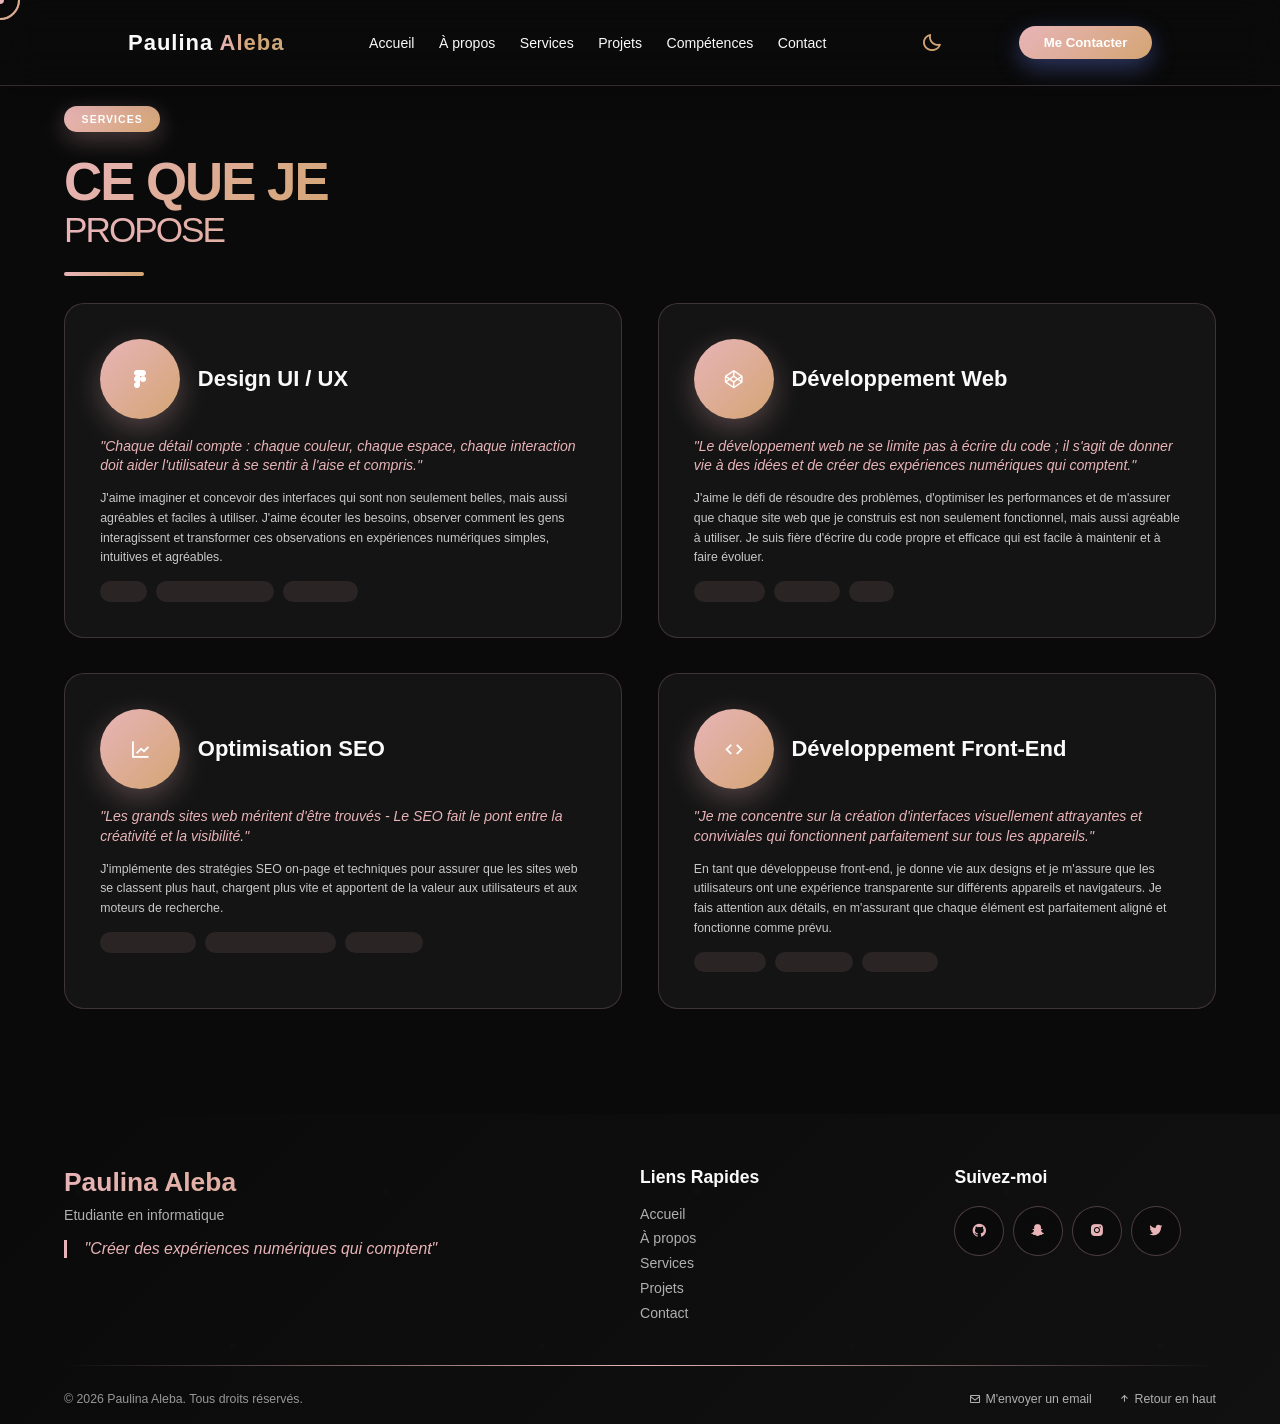
<file: html/services.html>
<!DOCTYPE html>
<html lang="fr">
<head>
    <meta charset="UTF-8" />
    <meta name="viewport" content="width=device-width, initial-scale=1.0" />
    <title>Services - Paulina Aleba</title>
    <link rel="stylesheet" href="style.css" />
    <link rel="icon" type="image/png" sizes="32x32" href="images/favicon 1.png">
    <link
        href="https://unpkg.com/boxicons@2.1.4/css/boxicons.min.css"
        rel="stylesheet"
    />
</head>
<body>

<header class="header">
    <a href="index.html" class="logo">
        Paulina <span>Aleba</span>
    </a>

    <i class="bx bx-menu" id="menu-icon"></i>

    <nav class="navbar">
        <a href="index.html">Accueil</a>
        <a href="about.html">À propos</a>
        <a href="services.html" class="active">Services</a>
        <a href="projects.html">Projets</a>
        <a href="competencies.html">Compétences</a>
        <a href="contact.html">Contact</a>
    </nav>

    <button class="theme-toggle" id="theme-toggle" aria-label="Changer de thème">
        <i class="bx bx-moon"></i>
    </button>

    <a class="gradient-btn" href="https://mail.google.com/mail/?view=cm&to=alebapaulina89@gmail.com&su=Hello&body=Bonjour%20Paulina,%0A%0AJe%20veux%20vous%20contacter%20pour..." target="_blank">Me Contacter</a>

</header>

<section class="services magazine-section" id="services">
    <div class="magazine-container">
        <div class="section-badge">SERVICES</div>
        <h2 class="section-title">
            <span class="highlight">Ce que je</span>
            <br>
            <span class="subtitle">Propose</span>
        </h2>
        <div class="magazine-divider"></div>

        <div class="services-magazine-grid">
            <div class="service-magazine-card">
                <div class="service-header">
                    <div class="service-icon-wrapper">
                        <i class="bx bxl-figma"></i>
                    </div>
                    <h3>Design UI / UX</h3>
                </div>
                <div class="service-content">
                    <p class="service-quote">"Chaque détail compte : chaque couleur, chaque espace, chaque interaction doit aider l'utilisateur à se sentir à l'aise et compris."</p>
                    <p class="service-description">J'aime imaginer et concevoir des interfaces qui sont non seulement belles, mais aussi agréables et faciles à utiliser. J'aime écouter les besoins, observer comment les gens interagissent et transformer ces observations en expériences numériques simples, intuitives et agréables.</p>
                    <div class="service-tags">
                        <span>Figma</span>
                        <span>Recherche Utilisateur</span>
                        <span>Prototypage</span>
                    </div>
                </div>
            </div>

            <div class="service-magazine-card">
                <div class="service-header">
                    <div class="service-icon-wrapper">
                        <i class="bx bxl-codepen"></i>
                    </div>
                    <h3>Développement Web</h3>
                </div>
                <div class="service-content">
                    <p class="service-quote">"Le développement web ne se limite pas à écrire du code ; il s'agit de donner vie à des idées et de créer des expériences numériques qui comptent."</p>
                    <p class="service-description">J'aime le défi de résoudre des problèmes, d'optimiser les performances et de m'assurer que chaque site web que je construis est non seulement fonctionnel, mais aussi agréable à utiliser. Je suis fière d'écrire du code propre et efficace qui est facile à maintenir et à faire évoluer.</p>
                    <div class="service-tags">
                        <span>HTML/CSS</span>
                        <span>JavaScript</span>
                        <span>React</span>
                    </div>
                </div>
            </div>

            <div class="service-magazine-card">
                <div class="service-header">
                    <div class="service-icon-wrapper">
                        <i class="bx bx-line-chart"></i>
                    </div>
                    <h3>Optimisation SEO</h3>
                </div>
                <div class="service-content">
                    <p class="service-quote">"Les grands sites web méritent d'être trouvés - Le SEO fait le pont entre la créativité et la visibilité."</p>
                    <p class="service-description">J'implémente des stratégies SEO on-page et techniques pour assurer que les sites web se classent plus haut, chargent plus vite et apportent de la valeur aux utilisateurs et aux moteurs de recherche.</p>
                    <div class="service-tags">
                        <span>Google Analytics</span>
                        <span>Recherche de Mots-clés</span>
                        <span>Performance</span>
                    </div>
                </div>
            </div>

            <div class="service-magazine-card">
                <div class="service-header">
                    <div class="service-icon-wrapper">
                        <i class="bx bx-code"></i>
                    </div>
                    <h3>Développement Front-End</h3>
                </div>
                <div class="service-content">
                    <p class="service-quote">"Je me concentre sur la création d'interfaces visuellement attrayantes et conviviales qui fonctionnent parfaitement sur tous les appareils."</p>
                    <p class="service-description">En tant que développeuse front-end, je donne vie aux designs et je m'assure que les utilisateurs ont une expérience transparente sur différents appareils et navigateurs. Je fais attention aux détails, en m'assurant que chaque élément est parfaitement aligné et fonctionne comme prévu.</p>
                    <div class="service-tags">
                        <span>Responsive</span>
                        <span>Performance</span>
                        <span>Accessibilité</span>
                    </div>
                </div>
            </div>
        </div>
    </div>
</section>

<footer class="footer magazine-footer">
    <div class="footer-content">
        <div class="footer-main">
            <div class="footer-brand">
                <h3>Paulina Aleba</h3>
                <p>Etudiante en informatique</p>
                <div class="footer-quote">
                    "Créer des expériences numériques qui comptent"
                </div>
            </div>

            <div class="footer-links">
                <h4>Liens Rapides</h4>
                <ul>
                    <li><a href="index.html">Accueil</a></li>
                    <li><a href="about.html">À propos</a></li>
                    <li><a href="services.html">Services</a></li>
                    <li><a href="projects.html">Projets</a></li>
                    <li><a href="contact.html">Contact</a></li>
                </ul>
            </div>

            <div class="footer-social">
                <h4>Suivez-moi</h4>
                <div class="social-icons">
                    <a href="https://github.com/baddies-13" class="social-link">
                        <i class="bx bxl-github"></i>
                    </a>
                    <a href="https://snapchat.com/t/KpWpgwNT" class="social-link">
                        <i class="bx bxl-snapchat"></i>
                    </a>
                    <a href="https://www.instagram.com/li_naalb?igsh=ZHpsbHFmYWc4bWs%3D&utm_source=qr" class="social-link">
                        <i class="bx bxl-instagram-alt"></i>
                    </a>
                    <a href="https://x.com/lina_3451?s=21" class="social-link">
                        <i class="bx bxl-twitter"></i>
                    </a>
                </div>
            </div>
        </div>

        <div class="footer-bottom">
            <div class="footer-line"></div>
            <div class="copyright-content">
                <p class="copyright">
                    © 2026 Paulina Aleba. Tous droits réservés.
                </p>
                <div class="footer-actions">
                    <a href="https://mail.google.com/mail/?view=cm&to=alebapaulina89@gmail.com" class="footer-link">
                        <i class="bx bx-envelope"></i>
                        M'envoyer un email
                    </a>
                    <a href="services.html" class="footer-link back-to-top">
                        <i class="bx bx-up-arrow-alt"></i>
                        Retour en haut
                    </a>
                </div>
            </div>
        </div>
    </div>
</footer>

    <script src="js/script.js"></script>
</body>
</html>
</file>
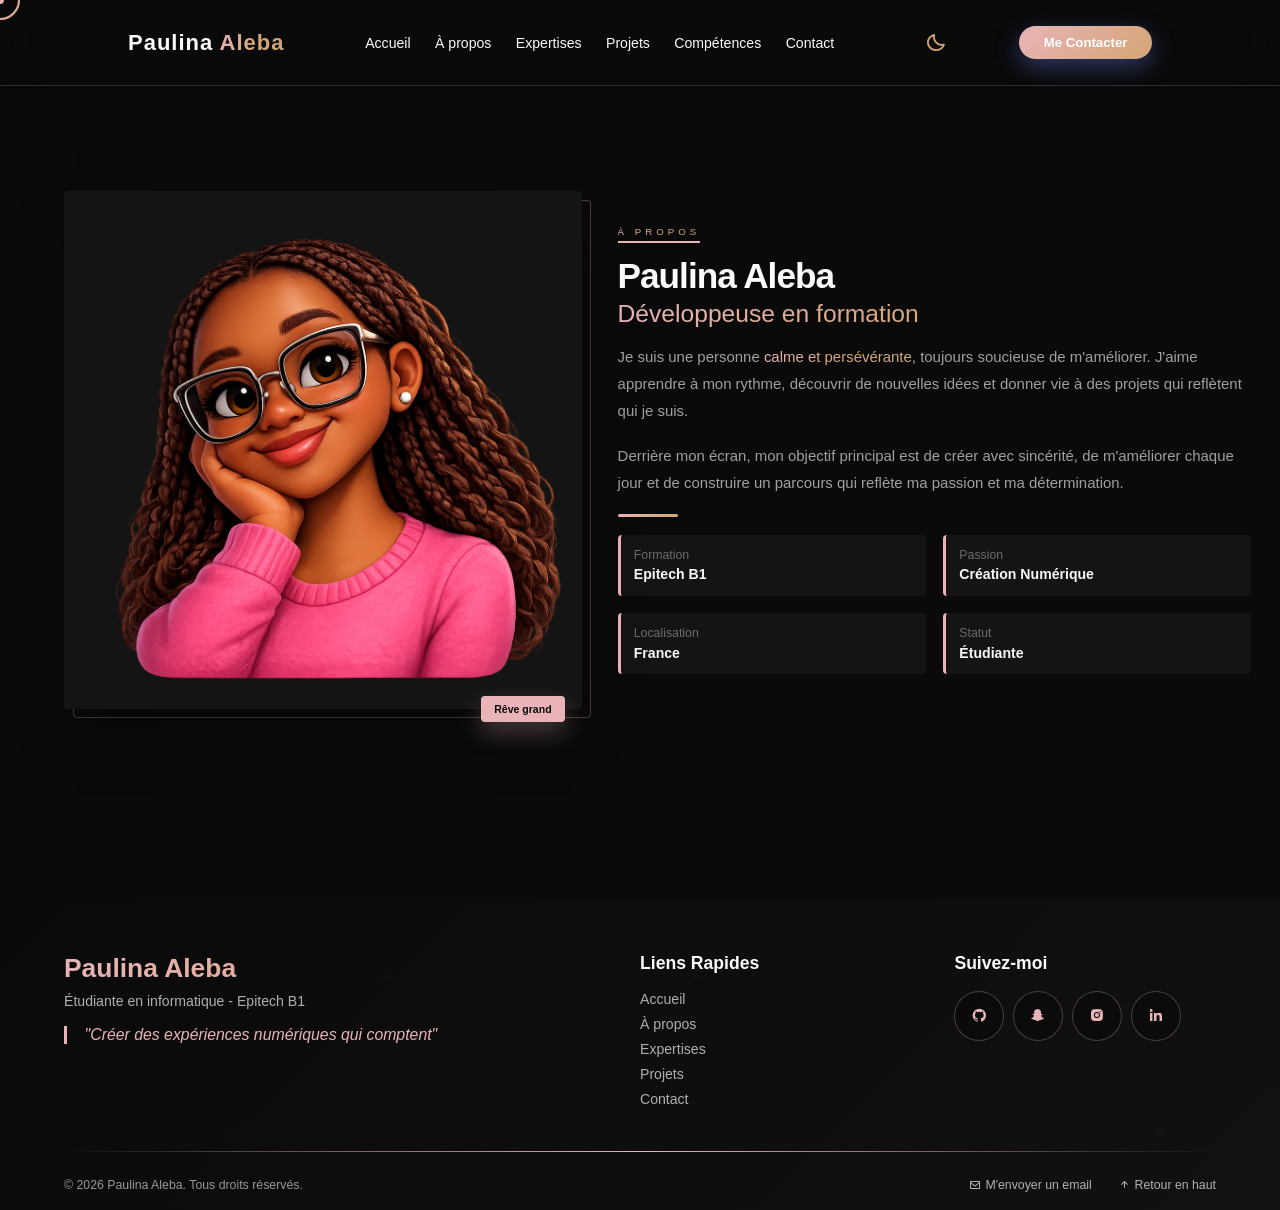
<file: resources/about.html>
<!DOCTYPE html>
<html lang="fr">
<head>
    <meta charset="UTF-8" />
    <meta name="viewport" content="width=device-width, initial-scale=1.0" />
    <title>À propos - Paulina Aleba</title>
    <link rel="stylesheet" href="style.css" />
    <link rel="icon" type="image/png" sizes="32x32" href="images/favicon 1.png">
    <link
        href="https://unpkg.com/boxicons@2.1.4/css/boxicons.min.css"
        rel="stylesheet"
    />
</head>
<body>

<header class="header">
    <a href="../index.html" class="logo">
        Paulina <span>Aleba</span>
    </a>

    <i class="bx bx-menu" id="menu-icon"></i>

    <nav class="navbar">
        <a href="../index.html">Accueil</a>
        <a href="about.html" class="active">À propos</a>
        <a href="expertises.html">Expertises</a>
        <a href="projects.html">Projets</a>
        <a href="competencies.html">Compétences</a>
        <a href="contact.html">Contact</a>
    </nav>

    <button class="theme-toggle" id="theme-toggle" aria-label="Changer de thème">
        <i class="bx bx-moon"></i>
    </button>

    <a class="gradient-btn" href="https://mail.google.com/mail/?view=cm&to=alebapaulina89@gmail.com&su=Hello&body=Bonjour%20Paulina,%0A%0AJe%20veux%20vous%20contacter%20pour..." target="_blank">Me Contacter</a>

</header>

<section class="about" id="about">
    <div class="about-container">
        <div class="about-wrapper">
            <div class="about-visual">
                <div class="image-container">
                    <img src="images/Pixarversionico.png" alt="Paulina Aleba">
                    <div class="image-caption">Rêve grand</div>
                </div>
            </div>

<div class="about-details">
                <span class="section-tag">À Propos</span>
                <h2 class="about-heading">
                    Paulina Aleba
                    <span>Développeuse en formation</span>
                </h2>
                
                <p class="about-bio">
                    Je suis une personne <span class="highlight-text">calme et persévérante</span>, toujours soucieuse de m'améliorer. J'aime apprendre à mon rythme, découvrir de nouvelles idées et donner vie à des projets qui reflètent qui je suis.
                </p>
                
                <p class="about-bio">
                    Derrière mon écran, mon objectif principal est de créer avec sincérité, de m'améliorer chaque jour et de construire un parcours qui reflète ma passion et ma détermination.
                </p>

                <div class="about-divider"></div>

                <div class="info-grid">
                    <div class="info-box">
                        <h4>Formation</h4>
                        <p>Epitech B1</p>
                    </div>
<div class="info-box">
                        <h4>Passion</h4>
                        <p>Création Numérique</p>
                    </div>
                    <div class="info-box">
                        <h4>Localisation</h4>
                        <p>France</p>
                    </div>
                    <div class="info-box">
                        <h4>Statut</h4>
                        <p>Étudiante</p>
                    </div>
                </div>
            </div>
        </div>
    </div>
</section>

<footer class="footer magazine-footer">
    <div class="footer-content">
        <div class="footer-main">
            <div class="footer-brand">
                <h3>Paulina Aleba</h3>
                <p>Étudiante en informatique - Epitech B1</p>
                <div class="footer-quote">
                    "Créer des expériences numériques qui comptent"
                </div>
            </div>

            <div class="footer-links">
                <h4>Liens Rapides</h4>
                <ul>
                    <li><a href="../index.html">Accueil</a></li>
                    <li><a href="about.html">À propos</a></li>
                    <li><a href="expertises.html">Expertises</a></li>
                    <li><a href="projects.html">Projets</a></li>
                    <li><a href="contact.html">Contact</a></li>
                </ul>
            </div>

            <div class="footer-social">
                <h4>Suivez-moi</h4>
                <div class="social-icons">
                    <a href="https://github.com/NyxStackX" class="social-link">
                        <i class="bx bxl-github"></i>
                    </a>
                    <a href="https://snapchat.com/t/KpWpgwNT" class="social-link">
                        <i class="bx bxl-snapchat"></i>
                    </a>
                    <a href="https://www.instagram.com/li_naalb?igsh=ZHpsbHFmYWc4bWs%3D&utm_source=qr" class="social-link">
                        <i class="bx bxl-instagram-alt"></i>
                    </a>
                    <a href="https://www.linkedin.com/in/paulina-aleba-841705391/" class="social-link">
                        <i class="bx bxl-linkedin"></i>
                    </a>
                </div>
            </div>
        </div>

        <div class="footer-bottom">
            <div class="footer-line"></div>
            <div class="copyright-content">
                <p class="copyright">
                    © 2026 Paulina Aleba. Tous droits réservés.
                </p>
                <div class="footer-actions">
                    <a href="https://mail.google.com/mail/?view=cm&to=alebapaulina89@gmail.com" class="footer-link">
                        <i class="bx bx-envelope"></i>
                        M'envoyer un email
                    </a>
                    <a href="about.html" class="footer-link back-to-top">
                        <i class="bx bx-up-arrow-alt"></i>
                        Retour en haut
                    </a>
                </div>
            </div>
        </div>
    </div>
</footer>

    <script src="js/script.js"></script>
</body>
</html>
</file>
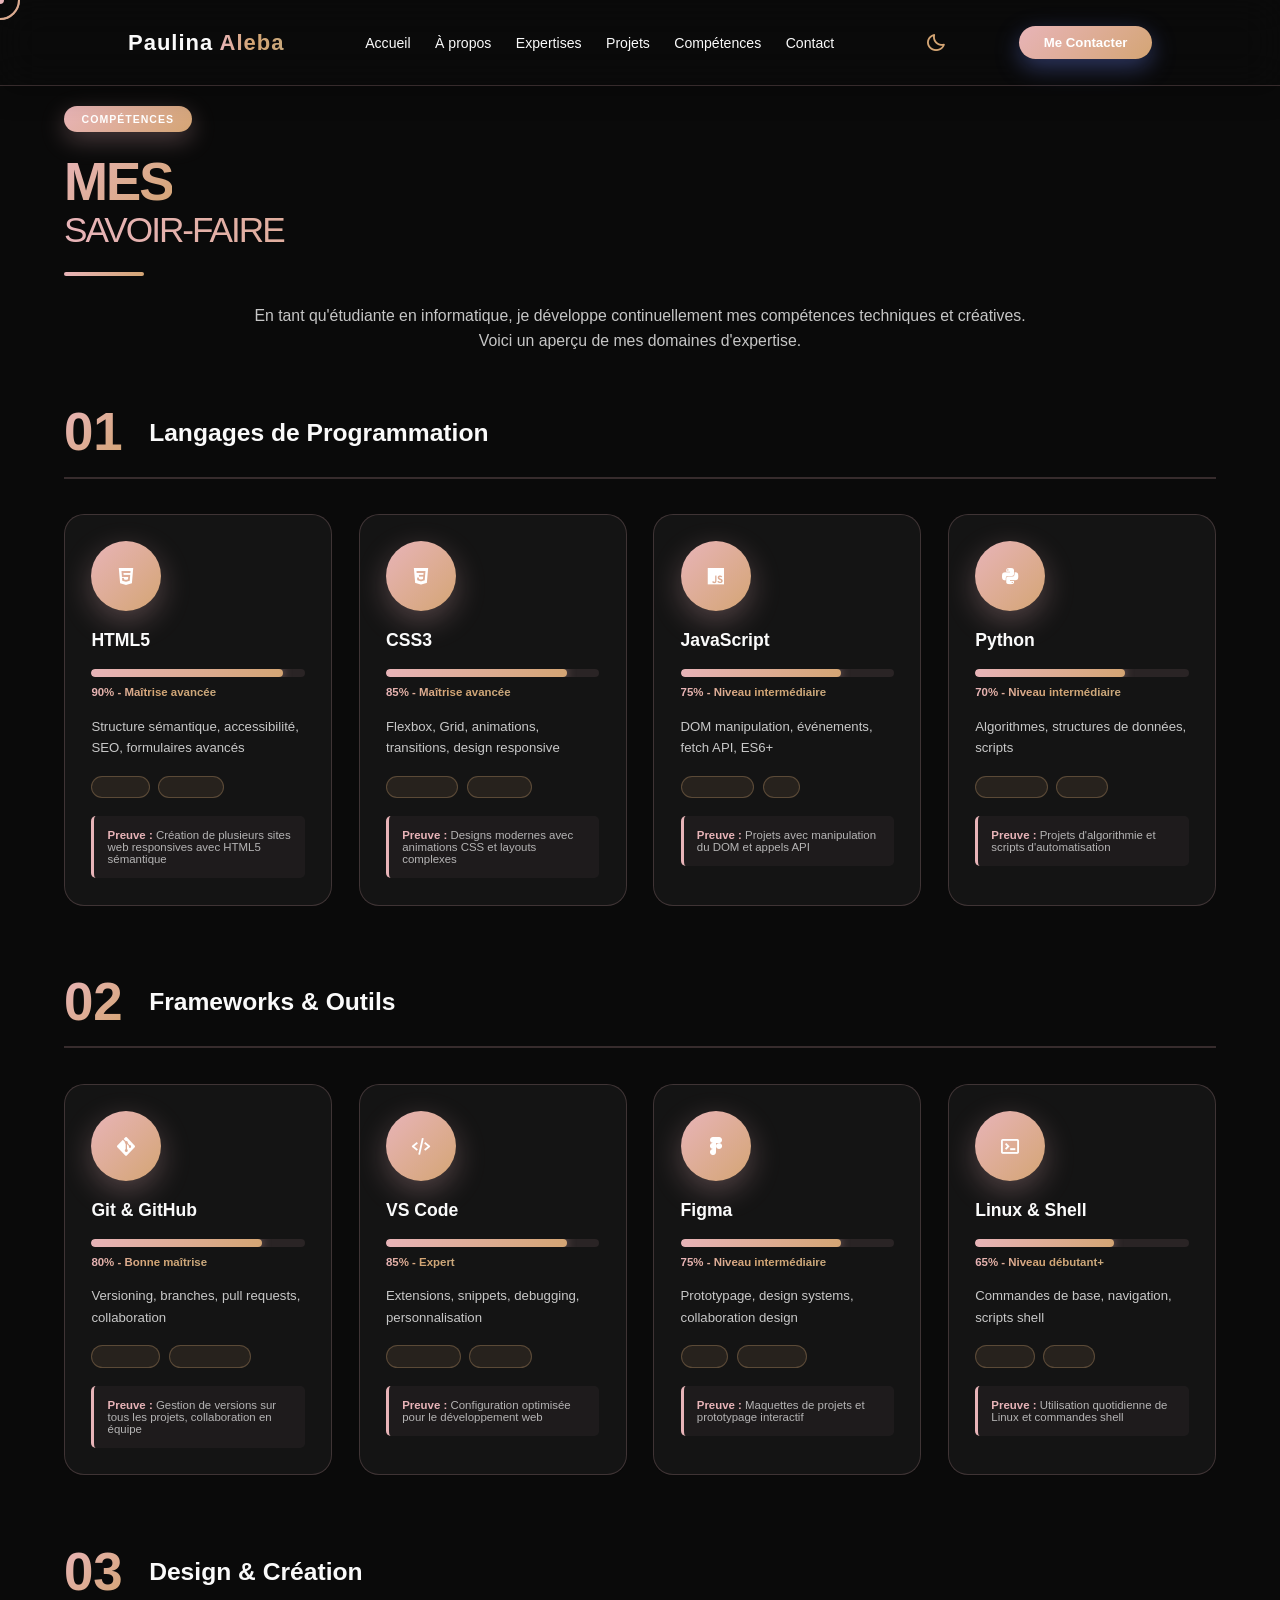
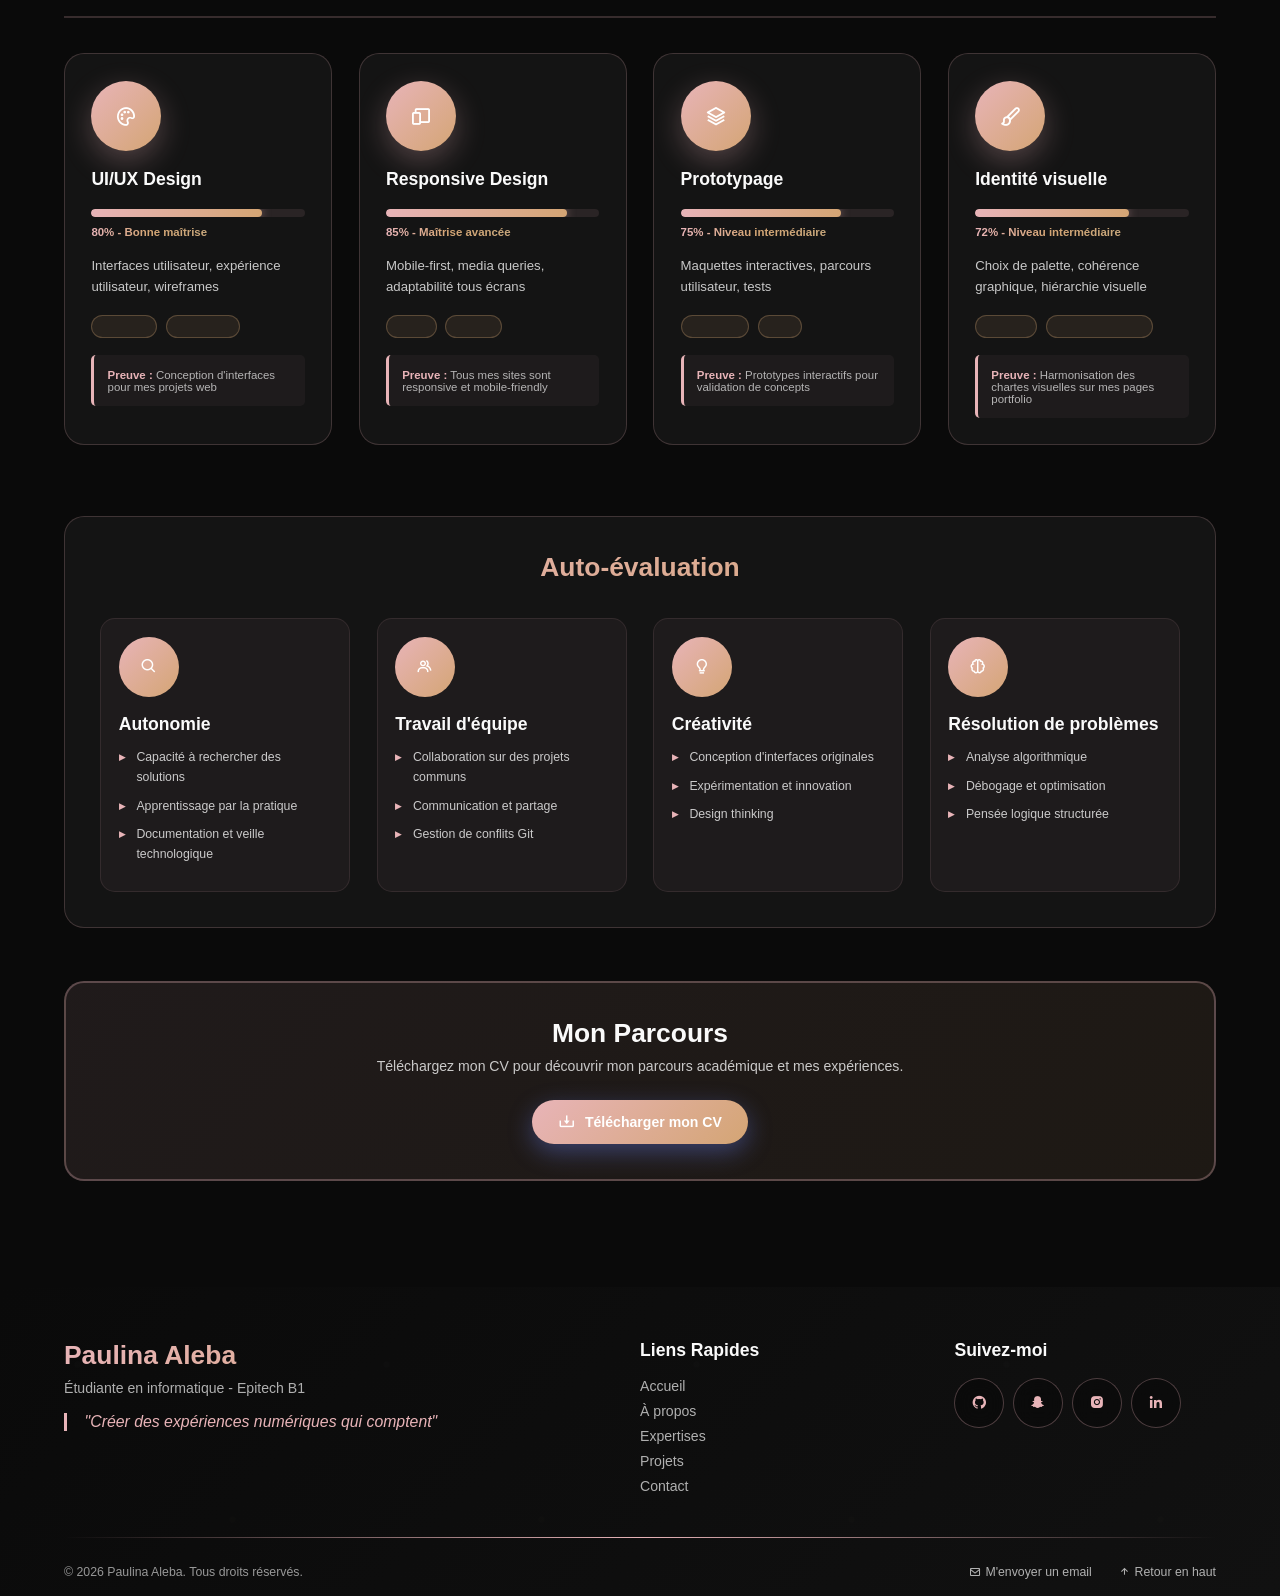
<file: resources/competencies.html>
<!DOCTYPE html>
<html lang="fr">
<head>
    <meta charset="UTF-8" />
    <meta name="viewport" content="width=device-width, initial-scale=1.0" />
    <title>Compétences - Paulina Aleba</title>
    <link rel="stylesheet" href="style.css" />
    <link rel="icon" type="image/png" sizes="32x32" href="images/favicon 1.png">
    <link
        href="https://unpkg.com/boxicons@2.1.4/css/boxicons.min.css"
        rel="stylesheet"
    />
</head>
<body>

<header class="header">
    <a href="../index.html" class="logo">
        Paulina <span>Aleba</span>
    </a>

    <i class="bx bx-menu" id="menu-icon"></i>

    <nav class="navbar">
        <a href="../index.html">Accueil</a>
        <a href="about.html">À propos</a>
        <a href="expertises.html">Expertises</a>
        <a href="projects.html">Projets</a>
        <a href="competencies.html" class="active">Compétences</a>
        <a href="contact.html">Contact</a>
    </nav>

    <button class="theme-toggle" id="theme-toggle" aria-label="Changer de thème">
        <i class="bx bx-moon"></i>
    </button>

    <a class="gradient-btn" href="https://mail.google.com/mail/?view=cm&to=alebapaulina89@gmail.com&su=Hello&body=Bonjour%20Paulina,%0A%0AJe%20veux%20vous%20contacter%20pour..." target="_blank">Me Contacter</a>

</header>

<section class="competencies magazine-section" id="competencies">
    <div class="magazine-container">
        <div class="section-badge">COMPÉTENCES</div>
        <h2 class="section-title">
            <span class="highlight">Mes</span>
            <br>
            <span class="subtitle">Savoir-faire</span>
        </h2>
        <div class="magazine-divider"></div>

        <div class="competencies-intro">
            <p>En tant qu'étudiante en informatique, je développe continuellement mes compétences techniques et créatives. Voici un aperçu de mes domaines d'expertise.</p>
        </div>

        <!-- Bloc 01 : Langages de Programmation -->
        <div class="competency-block">
            <div class="block-header">
                <span class="block-number">01</span>
                <h3>Langages de Programmation</h3>
            </div>
            <div class="competency-grid">
                <div class="competency-card">
                    <div class="competency-icon">
                        <i class="bx bxl-html5"></i>
                    </div>
                    <h4>HTML5</h4>
                    <div class="competency-progress">
                        <div class="progress-bar">
                            <div class="progress-fill" style="width: 90%"></div>
                        </div>
                        <span class="progress-label">90% - Maîtrise avancée</span>
                    </div>
                    <p class="competency-description">Structure sémantique, accessibilité, SEO, formulaires avancés</p>
                    <div class="competency-projects">
                        <span class="project-tag">Portfolio</span>
                        <span class="project-tag">Sites web</span>
                    </div>
                    <div class="competency-evidence">
                        <strong>Preuve :</strong> Création de plusieurs sites web responsives avec HTML5 sémantique
                    </div>
                </div>

                <div class="competency-card">
                    <div class="competency-icon">
                        <i class="bx bxl-css3"></i>
                    </div>
                    <h4>CSS3</h4>
                    <div class="competency-progress">
                        <div class="progress-bar">
                            <div class="progress-fill" style="width: 85%"></div>
                        </div>
                        <span class="progress-label">85% - Maîtrise avancée</span>
                    </div>
                    <p class="competency-description">Flexbox, Grid, animations, transitions, design responsive</p>
                    <div class="competency-projects">
                        <span class="project-tag">Animations</span>
                        <span class="project-tag">UI Design</span>
                    </div>
                    <div class="competency-evidence">
                        <strong>Preuve :</strong> Designs modernes avec animations CSS et layouts complexes
                    </div>
                </div>

                <div class="competency-card">
                    <div class="competency-icon">
                        <i class="bx bxl-javascript"></i>
                    </div>
                    <h4>JavaScript</h4>
                    <div class="competency-progress">
                        <div class="progress-bar">
                            <div class="progress-fill" style="width: 75%"></div>
                        </div>
                        <span class="progress-label">75% - Niveau intermédiaire</span>
                    </div>
                    <p class="competency-description">DOM manipulation, événements, fetch API, ES6+</p>
                    <div class="competency-projects">
                        <span class="project-tag">Interactivité</span>
                        <span class="project-tag">API</span>
                    </div>
                    <div class="competency-evidence">
                        <strong>Preuve :</strong> Projets avec manipulation du DOM et appels API
                    </div>
                </div>

                <div class="competency-card">
                    <div class="competency-icon">
                        <i class="bx bxl-python"></i>
                    </div>
                    <h4>Python</h4>
                    <div class="competency-progress">
                        <div class="progress-bar">
                            <div class="progress-fill" style="width: 70%"></div>
                        </div>
                        <span class="progress-label">70% - Niveau intermédiaire</span>
                    </div>
                    <p class="competency-description">Algorithmes, structures de données, scripts</p>
                    <div class="competency-projects">
                        <span class="project-tag">Algorithmie</span>
                        <span class="project-tag">Scripts</span>
                    </div>
                    <div class="competency-evidence">
                        <strong>Preuve :</strong> Projets d'algorithmie et scripts d'automatisation
                    </div>
                </div>
            </div>
        </div>

        <!-- Bloc 02 : Frameworks & Outils -->
        <div class="competency-block">
            <div class="block-header">
                <span class="block-number">02</span>
                <h3>Frameworks & Outils</h3>
            </div>
            <div class="competency-grid">
                <div class="competency-card">
                    <div class="competency-icon">
                        <i class="bx bxl-git"></i>
                    </div>
                    <h4>Git & GitHub</h4>
                    <div class="competency-progress">
                        <div class="progress-bar">
                            <div class="progress-fill" style="width: 80%"></div>
                        </div>
                        <span class="progress-label">80% - Bonne maîtrise</span>
                    </div>
                    <p class="competency-description">Versioning, branches, pull requests, collaboration</p>
                    <div class="competency-projects">
                        <span class="project-tag">Versioning</span>
                        <span class="project-tag">Collaboration</span>
                    </div>
                    <div class="competency-evidence">
                        <strong>Preuve :</strong> Gestion de versions sur tous les projets, collaboration en équipe
                    </div>
                </div>

                <div class="competency-card">
                    <div class="competency-icon">
                        <i class="bx bx-code-alt"></i>
                    </div>
                    <h4>VS Code</h4>
                    <div class="competency-progress">
                        <div class="progress-bar">
                            <div class="progress-fill" style="width: 85%"></div>
                        </div>
                        <span class="progress-label">85% - Expert</span>
                    </div>
                    <p class="competency-description">Extensions, snippets, debugging, personnalisation</p>
                    <div class="competency-projects">
                        <span class="project-tag">Productivité</span>
                        <span class="project-tag">Workflow</span>
                    </div>
                    <div class="competency-evidence">
                        <strong>Preuve :</strong> Configuration optimisée pour le développement web
                    </div>
                </div>

                <div class="competency-card">
                    <div class="competency-icon">
                        <i class="bx bxl-figma"></i>
                    </div>
                    <h4>Figma</h4>
                    <div class="competency-progress">
                        <div class="progress-bar">
                            <div class="progress-fill" style="width: 75%"></div>
                        </div>
                        <span class="progress-label">75% - Niveau intermédiaire</span>
                    </div>
                    <p class="competency-description">Prototypage, design systems, collaboration design</p>
                    <div class="competency-projects">
                        <span class="project-tag">UI/UX</span>
                        <span class="project-tag">Prototypes</span>
                    </div>
                    <div class="competency-evidence">
                        <strong>Preuve :</strong> Maquettes de projets et prototypage interactif
                    </div>
                </div>

                <div class="competency-card">
                    <div class="competency-icon">
                        <i class="bx bx-terminal"></i>
                    </div>
                    <h4>Linux & Shell</h4>
                    <div class="competency-progress">
                        <div class="progress-bar">
                            <div class="progress-fill" style="width: 65%"></div>
                        </div>
                        <span class="progress-label">65% - Niveau débutant+</span>
                    </div>
                    <p class="competency-description">Commandes de base, navigation, scripts shell</p>
                    <div class="competency-projects">
                        <span class="project-tag">Terminal</span>
                        <span class="project-tag">Scripts</span>
                    </div>
                    <div class="competency-evidence">
                        <strong>Preuve :</strong> Utilisation quotidienne de Linux et commandes shell
                    </div>
                </div>
            </div>
        </div>

        <!-- Bloc 03 : Design & Création -->
        <div class="competency-block">
            <div class="block-header">
                <span class="block-number">03</span>
                <h3>Design & Création</h3>
            </div>
            <div class="competency-grid">
                <div class="competency-card">
                    <div class="competency-icon">
                        <i class="bx bx-palette"></i>
                    </div>
                    <h4>UI/UX Design</h4>
                    <div class="competency-progress">
                        <div class="progress-bar">
                            <div class="progress-fill" style="width: 80%"></div>
                        </div>
                        <span class="progress-label">80% - Bonne maîtrise</span>
                    </div>
                    <p class="competency-description">Interfaces utilisateur, expérience utilisateur, wireframes</p>
                    <div class="competency-projects">
                        <span class="project-tag">Interfaces</span>
                        <span class="project-tag">Wireframes</span>
                    </div>
                    <div class="competency-evidence">
                        <strong>Preuve :</strong> Conception d'interfaces pour mes projets web
                    </div>
                </div>

                <div class="competency-card">
                    <div class="competency-icon">
                        <i class="bx bx-devices"></i>
                    </div>
                    <h4>Responsive Design</h4>
                    <div class="competency-progress">
                        <div class="progress-bar">
                            <div class="progress-fill" style="width: 85%"></div>
                        </div>
                        <span class="progress-label">85% - Maîtrise avancée</span>
                    </div>
                    <p class="competency-description">Mobile-first, media queries, adaptabilité tous écrans</p>
                    <div class="competency-projects">
                        <span class="project-tag">Mobile</span>
                        <span class="project-tag">Tablette</span>
                    </div>
                    <div class="competency-evidence">
                        <strong>Preuve :</strong> Tous mes sites sont responsive et mobile-friendly
                    </div>
                </div>

                <div class="competency-card">
                    <div class="competency-icon">
                        <i class="bx bx-layer"></i>
                    </div>
                    <h4>Prototypage</h4>
                    <div class="competency-progress">
                        <div class="progress-bar">
                            <div class="progress-fill" style="width: 75%"></div>
                        </div>
                        <span class="progress-label">75% - Niveau intermédiaire</span>
                    </div>
                    <p class="competency-description">Maquettes interactives, parcours utilisateur, tests</p>
                    <div class="competency-projects">
                        <span class="project-tag">Maquettes</span>
                        <span class="project-tag">Tests</span>
                    </div>
                    <div class="competency-evidence">
                        <strong>Preuve :</strong> Prototypes interactifs pour validation de concepts
                    </div>
                </div>

                <div class="competency-card">
                    <div class="competency-icon">
                        <i class="bx bx-paint"></i>
                    </div>
                    <h4>Identité visuelle</h4>
                    <div class="competency-progress">
                        <div class="progress-bar">
                            <div class="progress-fill" style="width: 72%"></div>
                        </div>
                        <span class="progress-label">72% - Niveau intermédiaire</span>
                    </div>
                    <p class="competency-description">Choix de palette, cohérence graphique, hiérarchie visuelle</p>
                    <div class="competency-projects">
                        <span class="project-tag">Branding</span>
                        <span class="project-tag">Direction artistique</span>
                    </div>
                    <div class="competency-evidence">
                        <strong>Preuve :</strong> Harmonisation des chartes visuelles sur mes pages portfolio
                    </div>
                </div>
            </div>
        </div>

        <!-- Auto-évaluation -->
        <div class="self-assessment">
            <h3>Auto-évaluation</h3>
            <div class="assessment-grid assessment-grid-4">
                <div class="assessment-item">
                    <div class="assessment-icon">
                        <i class="bx bx-search"></i>
                    </div>
                    <h4>Autonomie</h4>
                    <ul>
                        <li>Capacité à rechercher des solutions</li>
                        <li>Apprentissage par la pratique</li>
                        <li>Documentation et veille technologique</li>
                    </ul>
                </div>

                <div class="assessment-item">
                    <div class="assessment-icon">
                        <i class="bx bx-group"></i>
                    </div>
                    <h4>Travail d'équipe</h4>
                    <ul>
                        <li>Collaboration sur des projets communs</li>
                        <li>Communication et partage</li>
                        <li>Gestion de conflits Git</li>
                    </ul>
                </div>

                <div class="assessment-item">
                    <div class="assessment-icon">
                        <i class="bx bx-bulb"></i>
                    </div>
                    <h4>Créativité</h4>
                    <ul>
                        <li>Conception d'interfaces originales</li>
                        <li>Expérimentation et innovation</li>
                        <li>Design thinking</li>
                    </ul>
                </div>

                <div class="assessment-item">
                    <div class="assessment-icon">
                        <i class="bx bx-brain"></i>
                    </div>
                    <h4>Résolution de problèmes</h4>
                    <ul>
                        <li>Analyse algorithmique</li>
                        <li>Débogage et optimisation</li>
                        <li>Pensée logique structurée</li>
                    </ul>
                </div>
            </div>
        </div>

        <!-- CV Download -->
        <div class="cv-download-section">
            <h3>Mon Parcours</h3>
            <p>Téléchargez mon CV pour découvrir mon parcours académique et mes expériences.</p>
            <a href="assets/Paulina_Aleba_CV.pdf" class="gradient-btn cv-btn" download>
                <i class="bx bx-download"></i>
                Télécharger mon CV
            </a>
        </div>
    </div>
</section>

<footer class="footer magazine-footer">
    <div class="footer-content">
        <div class="footer-main">
            <div class="footer-brand">
                <h3>Paulina Aleba</h3>
                <p>Étudiante en informatique - Epitech B1</p>
                <div class="footer-quote">
                    "Créer des expériences numériques qui comptent"
                </div>
            </div>

            <div class="footer-links">
                <h4>Liens Rapides</h4>
                <ul>
                    <li><a href="../index.html">Accueil</a></li>
                    <li><a href="about.html">À propos</a></li>
                    <li><a href="expertises.html">Expertises</a></li>
                    <li><a href="projects.html">Projets</a></li>
                    <li><a href="contact.html">Contact</a></li>
                </ul>
            </div>

            <div class="footer-social">
                <h4>Suivez-moi</h4>
                <div class="social-icons">
                    <a href="https://github.com/NyxStackX" class="social-link">
                        <i class="bx bxl-github"></i>
                    </a>
                    <a href="https://snapchat.com/t/KpWpgwNT" class="social-link">
                        <i class="bx bxl-snapchat"></i>
                    </a>
                    <a href="https://www.instagram.com/li_naalb?igsh=ZHpsbHFmYWc4bWs%3D&utm_source=qr" class="social-link">
                        <i class="bx bxl-instagram-alt"></i>
                    </a>
                    <a href="https://www.linkedin.com/in/paulina-aleba-841705391/" class="social-link">
                        <i class="bx bxl-linkedin"></i>
                    </a>
                </div>
            </div>
        </div>

        <div class="footer-bottom">
            <div class="footer-line"></div>
            <div class="copyright-content">
                <p class="copyright">
                    © 2026 Paulina Aleba. Tous droits réservés.
                </p>
                <div class="footer-actions">
                    <a href="https://mail.google.com/mail/?view=cm&to=alebapaulina89@gmail.com" class="footer-link">
                        <i class="bx bx-envelope"></i>
                        M'envoyer un email
                    </a>
                    <a href="competencies.html" class="footer-link back-to-top">
                        <i class="bx bx-up-arrow-alt"></i>
                        Retour en haut
                    </a>
                </div>
            </div>
        </div>
    </div>
</footer>

    <script src="js/script.js"></script>
</body>
</html>
</file>
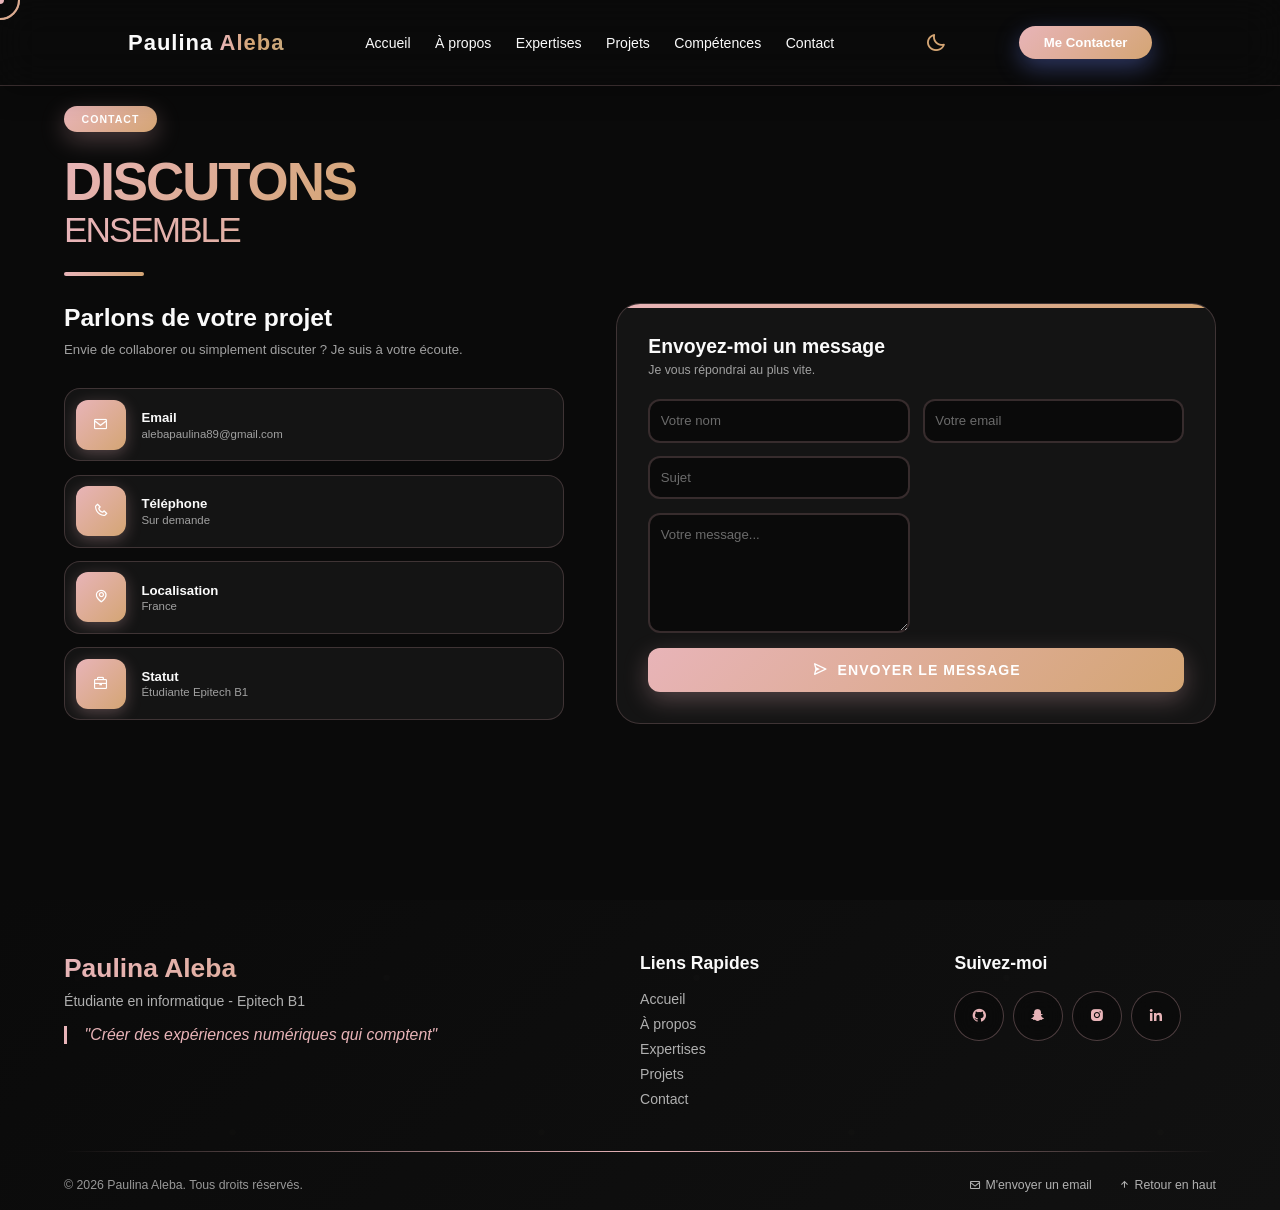
<file: resources/contact.html>
<!DOCTYPE html>
<html lang="fr">
<head>
    <meta charset="UTF-8" />
    <meta name="viewport" content="width=device-width, initial-scale=1.0" />
    <title>Contact - Paulina Aleba</title>
    <link rel="stylesheet" href="style.css" />
    <link rel="icon" type="image/png" sizes="32x32" href="images/favicon 1.png">
    <link
        href="https://unpkg.com/boxicons@2.1.4/css/boxicons.min.css"
        rel="stylesheet"
    />
</head>
<body>

<header class="header">
    <a href="../index.html" class="logo">
        Paulina <span>Aleba</span>
    </a>

    <i class="bx bx-menu" id="menu-icon"></i>

    <nav class="navbar">
        <a href="../index.html">Accueil</a>
        <a href="about.html">À propos</a>
        <a href="expertises.html">Expertises</a>
        <a href="projects.html">Projets</a>
        <a href="competencies.html">Compétences</a>
        <a href="contact.html" class="active">Contact</a>
    </nav>

    <button class="theme-toggle" id="theme-toggle" aria-label="Changer de thème">
        <i class="bx bx-moon"></i>
    </button>

    <a class="gradient-btn" href="https://mail.google.com/mail/?view=cm&to=alebapaulina89@gmail.com&su=Hello&body=Bonjour%20Paulina,%0A%0AJe%20veux%20vous%20contacter%20pour..." target="_blank">Me Contacter</a>

</header>

<section class="contact magazine-section" id="contact">
    <div class="magazine-container">
        <div class="section-badge">CONTACT</div>
        <h2 class="section-title">
            <span class="highlight">Discutons</span>
            <br>
            <span class="subtitle">Ensemble</span>
        </h2>
        <div class="magazine-divider"></div>

        <div class="contact-magazine-grid">
            <div class="contact-info">
                <div class="contact-intro">
                    <h3>Parlons de votre projet</h3>
                    <p>Envie de collaborer ou simplement discuter ? Je suis à votre écoute.</p>
                </div>

                <div class="contact-details">
                    <div class="contact-item">
                        <div class="contact-icon">
                            <i class="bx bx-envelope"></i>
                        </div>
                        <div class="contact-text">
                            <h4>Email</h4>
                            <p>alebapaulina89@gmail.com</p>
                        </div>
                    </div>

                    <div class="contact-item">
                        <div class="contact-icon">
                            <i class="bx bx-phone"></i>
                        </div>
                        <div class="contact-text">
                            <h4>Téléphone</h4>
                            <p>Sur demande</p>
                        </div>
                    </div>

                    <div class="contact-item">
                        <div class="contact-icon">
                            <i class="bx bx-map"></i>
                        </div>
                        <div class="contact-text">
                            <h4>Localisation</h4>
                            <p>France</p>
                        </div>
                    </div>

                    <div class="contact-item">
                        <div class="contact-icon">
                            <i class="bx bx-briefcase"></i>
                        </div>
                        <div class="contact-text">
                            <h4>Statut</h4>
                            <p>Étudiante Epitech B1</p>
                        </div>
                    </div>
                </div>
            </div>

            <div class="contact-form">
                <div class="form-header">
                    <h3>Envoyez-moi un message</h3>
                    <p>Je vous répondrai au plus vite.</p>
                </div>
                
                <form action="https://formspree.io/f/xjgabzjv" method="POST">
                    <div class="form-group">
                        <div class="input-wrapper">
                            <input type="text" name="name" placeholder="Votre nom" required>
                            <div class="input-line"></div>
                        </div>
                        <div class="input-wrapper">
                            <input type="email" name="email" placeholder="Votre email" required>
                            <div class="input-line"></div>
                        </div>
                    </div>
                    
                    <div class="form-group full-width">
                        <div class="input-wrapper">
                            <input type="text" name="subject" placeholder="Sujet" required>
                            <div class="input-line"></div>
                        </div>
                    </div>
                    
                    <div class="form-group full-width">
                        <div class="input-wrapper">
                            <textarea name="message" placeholder="Votre message..." rows="5" required></textarea>
                            <div class="input-line"></div>
                        </div>
                    </div>
                    
                    <button type="submit" class="magazine-btn full-width">
                        <i class="bx bx-send"></i>
                        Envoyer le message
                    </button>
                </form>
            </div>
        </div>
    </div>
</section>


<footer class="footer magazine-footer">
    <div class="footer-content">
        <div class="footer-main">
            <div class="footer-brand">
                <h3>Paulina Aleba</h3>
                <p>Étudiante en informatique - Epitech B1</p>
                <div class="footer-quote">
                    "Créer des expériences numériques qui comptent"
                </div>
            </div>

            <div class="footer-links">
                <h4>Liens Rapides</h4>
                <ul>
                    <li><a href="../index.html">Accueil</a></li>
                    <li><a href="about.html">À propos</a></li>
                    <li><a href="expertises.html">Expertises</a></li>
                    <li><a href="projects.html">Projets</a></li>
                    <li><a href="contact.html">Contact</a></li>
                </ul>
            </div>

            <div class="footer-social">
                <h4>Suivez-moi</h4>
                <div class="social-icons">
                    <a href="https://github.com/NyxStackX" class="social-link">
                        <i class="bx bxl-github"></i>
                    </a>
                    <a href="https://snapchat.com/t/KpWpgwNT" class="social-link">
                        <i class="bx bxl-snapchat"></i>
                    </a>
                    <a href="https://www.instagram.com/li_naalb?igsh=ZHpsbHFmYWc4bWs%3D&utm_source=qr" class="social-link">
                        <i class="bx bxl-instagram-alt"></i>
                    </a>
                    <a href="https://www.linkedin.com/in/paulina-aleba-841705391/" class="social-link">
                        <i class="bx bxl-linkedin"></i>
                    </a>
                </div>
            </div>
        </div>

        <div class="footer-bottom">
            <div class="footer-line"></div>
            <div class="copyright-content">
                <p class="copyright">
                    © 2026 Paulina Aleba. Tous droits réservés.
                </p>
                <div class="footer-actions">
                    <a href="https://mail.google.com/mail/?view=cm&to=alebapaulina89@gmail.com" class="footer-link">
                        <i class="bx bx-envelope"></i>
                        M'envoyer un email
                    </a>
                    <a href="contact.html" class="footer-link back-to-top">
                        <i class="bx bx-up-arrow-alt"></i>
                        Retour en haut
                    </a>
                </div>
            </div>
        </div>
    </div>
</footer>

    <script src="js/script.js"></script>
</body>
</html>
</file>
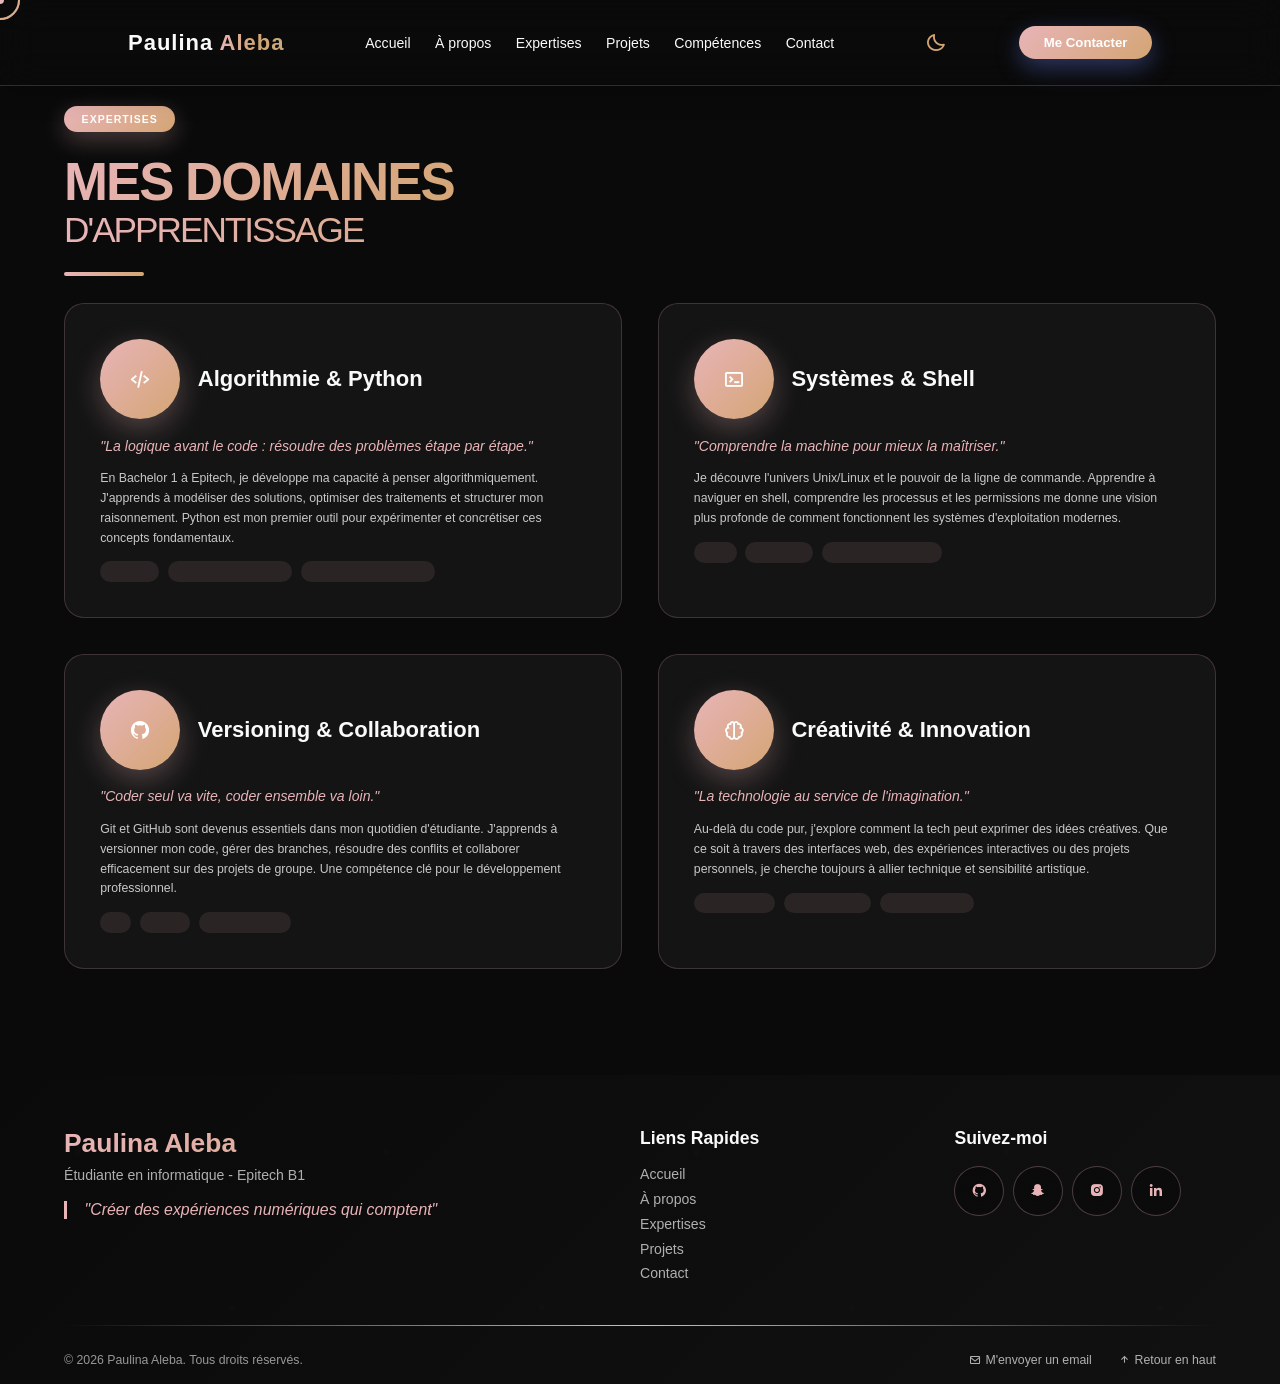
<file: resources/expertises.html>
<!DOCTYPE html>
<html lang="fr">
<head>
    <meta charset="UTF-8" />
    <meta name="viewport" content="width=device-width, initial-scale=1.0" />
    <title>Expertises - Paulina Aleba</title>
    <link rel="stylesheet" href="style.css" />
    <link rel="icon" type="image/png" sizes="32x32" href="images/favicon 1.png">
    <link
        href="https://unpkg.com/boxicons@2.1.4/css/boxicons.min.css"
        rel="stylesheet"
    />
</head>
<body>

<header class="header">
    <a href="../index.html" class="logo">
        Paulina <span>Aleba</span>
    </a>

    <i class="bx bx-menu" id="menu-icon"></i>

    <nav class="navbar">
        <a href="../index.html">Accueil</a>
        <a href="about.html">À propos</a>
        <a href="expertises.html" class="active">Expertises</a>
        <a href="projects.html">Projets</a>
        <a href="competencies.html">Compétences</a>
        <a href="contact.html">Contact</a>
    </nav>

    <button class="theme-toggle" id="theme-toggle" aria-label="Changer de thème">
        <i class="bx bx-moon"></i>
    </button>

    <a class="gradient-btn" href="https://mail.google.com/mail/?view=cm&to=alebapaulina89@gmail.com&su=Hello&body=Bonjour%20Paulina,%0A%0AJe%20veux%20vous%20contacter%20pour..." target="_blank">Me Contacter</a>

</header>

<section class="services magazine-section" id="expertises">
    <div class="magazine-container">
        <div class="section-badge">EXPERTISES</div>
        <h2 class="section-title">
            <span class="highlight">Mes domaines</span>
            <br>
            <span class="subtitle">d'apprentissage</span>
        </h2>
        <div class="magazine-divider"></div>

        <div class="services-magazine-grid">
            <div class="service-magazine-card">
                <div class="service-header">
                    <div class="service-icon-wrapper">
                        <i class="bx bx-code-alt"></i>
                    </div>
                    <h3>Algorithmie & Python</h3>
                </div>
                <div class="service-content">
                    <p class="service-quote">"La logique avant le code : résoudre des problèmes étape par étape."</p>
                    <p class="service-description">En Bachelor 1 à Epitech, je développe ma capacité à penser algorithmiquement. J'apprends à modéliser des solutions, optimiser des traitements et structurer mon raisonnement. Python est mon premier outil pour expérimenter et concrétiser ces concepts fondamentaux.</p>
                    <div class="service-tags">
                        <span>Python 3</span>
                        <span>Structures de données</span>
                        <span>Résolution de problèmes</span>
                    </div>
                </div>
            </div>

            <div class="service-magazine-card">
                <div class="service-header">
                    <div class="service-icon-wrapper">
                        <i class="bx bx-terminal"></i>
                    </div>
                    <h3>Systèmes & Shell</h3>
                </div>
                <div class="service-content">
                    <p class="service-quote">"Comprendre la machine pour mieux la maîtriser."</p>
                    <p class="service-description">Je découvre l'univers Unix/Linux et le pouvoir de la ligne de commande. Apprendre à naviguer en shell, comprendre les processus et les permissions me donne une vision plus profonde de comment fonctionnent les systèmes d'exploitation modernes.</p>
                    <div class="service-tags">
                        <span>Linux</span>
                        <span>Bash/Shell</span>
                        <span>Gestion de processus</span>
                    </div>
                </div>
            </div>

            <div class="service-magazine-card">
                <div class="service-header">
                    <div class="service-icon-wrapper">
                        <i class="bx bxl-github"></i>
                    </div>
                    <h3>Versioning & Collaboration</h3>
                </div>
                <div class="service-content">
                    <p class="service-quote">"Coder seul va vite, coder ensemble va loin."</p>
                    <p class="service-description">Git et GitHub sont devenus essentiels dans mon quotidien d'étudiante. J'apprends à versionner mon code, gérer des branches, résoudre des conflits et collaborer efficacement sur des projets de groupe. Une compétence clé pour le développement professionnel.</p>
                    <div class="service-tags">
                        <span>Git</span>
                        <span>GitHub</span>
                        <span>Travail d'équipe</span>
                    </div>
                </div>
            </div>

            <div class="service-magazine-card">
                <div class="service-header">
                    <div class="service-icon-wrapper">
                        <i class="bx bx-brain"></i>
                    </div>
                    <h3>Créativité & Innovation</h3>
                </div>
                <div class="service-content">
                    <p class="service-quote">"La technologie au service de l'imagination."</p>
                    <p class="service-description">Au-delà du code pur, j'explore comment la tech peut exprimer des idées créatives. Que ce soit à travers des interfaces web, des expériences interactives ou des projets personnels, je cherche toujours à allier technique et sensibilité artistique.</p>
                    <div class="service-tags">
                        <span>UI/UX Design</span>
                        <span>Projets créatifs</span>
                        <span>Expérimentation</span>
                    </div>
                </div>
            </div>
        </div>
    </div>
</section>

<footer class="footer magazine-footer">
    <div class="footer-content">
        <div class="footer-main">
            <div class="footer-brand">
                <h3>Paulina Aleba</h3>
                <p>Étudiante en informatique - Epitech B1</p>
                <div class="footer-quote">
                    "Créer des expériences numériques qui comptent"
                </div>
            </div>

            <div class="footer-links">
                <h4>Liens Rapides</h4>
                <ul>
                    <li><a href="../index.html">Accueil</a></li>
                    <li><a href="about.html">À propos</a></li>
                    <li><a href="expertises.html">Expertises</a></li>
                    <li><a href="projects.html">Projets</a></li>
                    <li><a href="contact.html">Contact</a></li>
                </ul>
            </div>

            <div class="footer-social">
                <h4>Suivez-moi</h4>
                <div class="social-icons">
                    <a href="https://github.com/NyxStackX" class="social-link">
                        <i class="bx bxl-github"></i>
                    </a>
                    <a href="https://snapchat.com/t/KpWpgwNT" class="social-link">
                        <i class="bx bxl-snapchat"></i>
                    </a>
                    <a href="https://www.instagram.com/li_naalb?igsh=ZHpsbHFmYWc4bWs%3D&utm_source=qr" class="social-link">
                        <i class="bx bxl-instagram-alt"></i>
                    </a>
                    <a href="https://www.linkedin.com/in/paulina-aleba-841705391/" class="social-link">
                        <i class="bx bxl-linkedin"></i>
                    </a>
                </div>
            </div>
        </div>

        <div class="footer-bottom">
            <div class="footer-line"></div>
            <div class="copyright-content">
                <p class="copyright">
                    © 2026 Paulina Aleba. Tous droits réservés.
                </p>
                <div class="footer-actions">
                    <a href="https://mail.google.com/mail/?view=cm&to=alebapaulina89@gmail.com" class="footer-link">
                        <i class="bx bx-envelope"></i>
                        M'envoyer un email
                    </a>
                    <a href="expertises.html" class="footer-link back-to-top">
                        <i class="bx bx-up-arrow-alt"></i>
                        Retour en haut
                    </a>
                </div>
            </div>
        </div>
    </div>
</footer>

    <script src="js/script.js"></script>
</body>
</html>
</file>
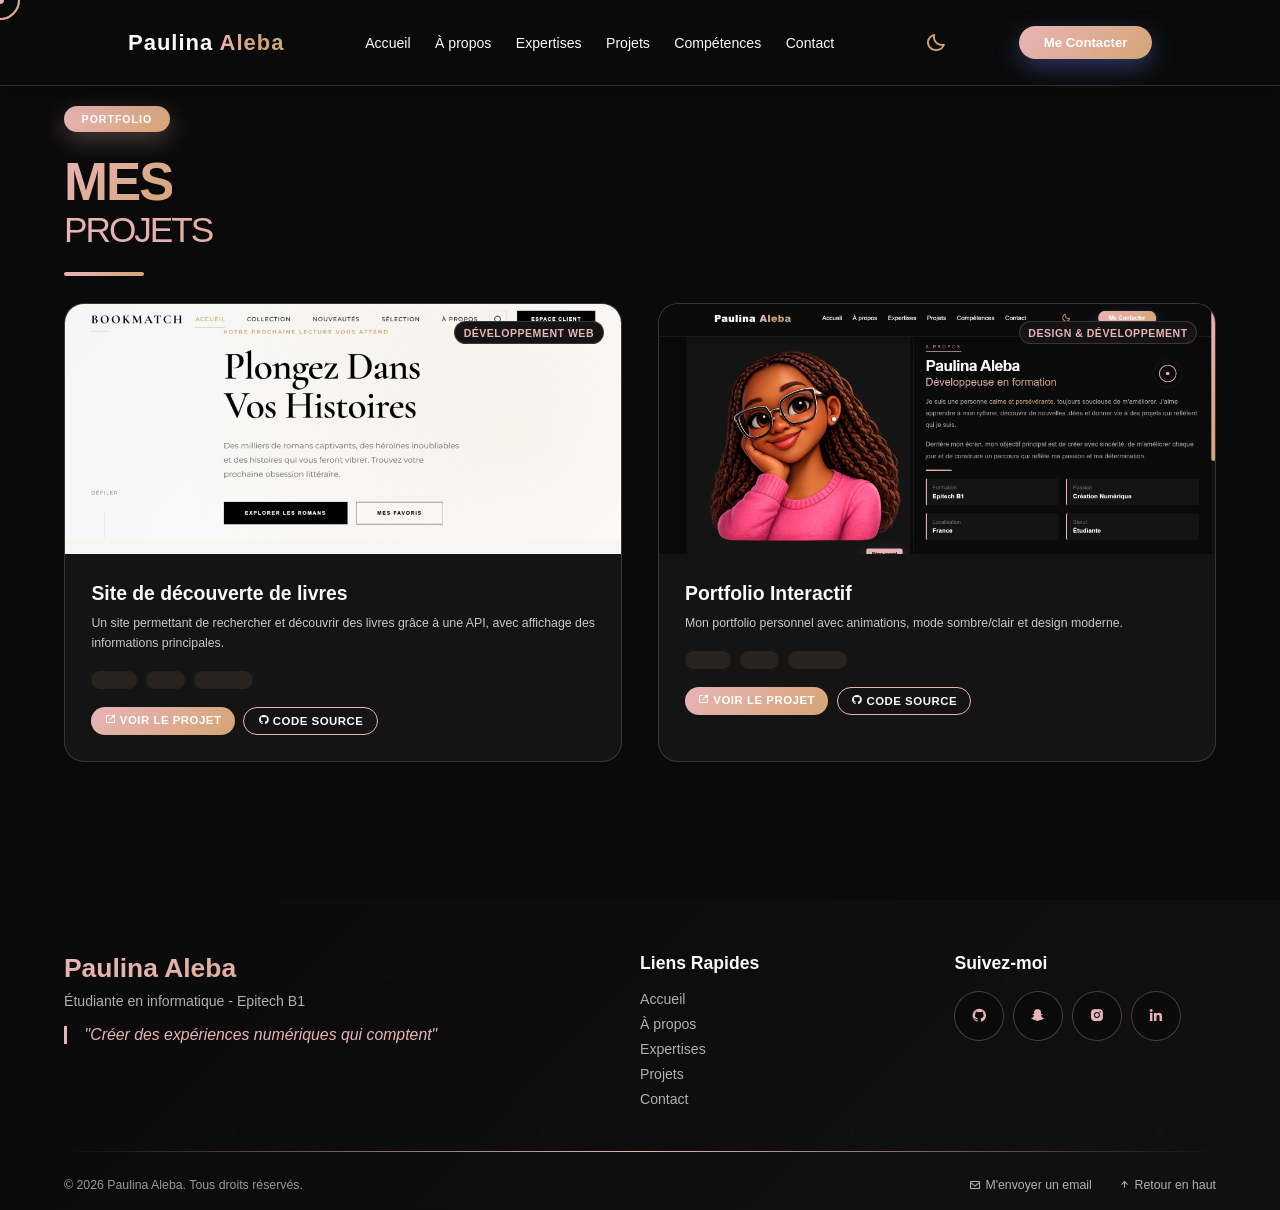
<file: resources/projects.html>
<!DOCTYPE html>
<html lang="fr">
<head>
    <meta charset="UTF-8" />
    <meta name="viewport" content="width=device-width, initial-scale=1.0" />
    <title>Projets - Paulina Aleba</title>
    <link rel="stylesheet" href="style.css" />
    <link rel="icon" type="image/png" sizes="32x32" href="images/favicon 1.png">
    <link
        href="https://unpkg.com/boxicons@2.1.4/css/boxicons.min.css"
        rel="stylesheet"
    />
</head>
<body>

<header class="header">
    <a href="../index.html" class="logo">
        Paulina <span>Aleba</span>
    </a>

    <i class="bx bx-menu" id="menu-icon"></i>

    <nav class="navbar">
        <a href="../index.html">Accueil</a>
        <a href="about.html">À propos</a>
        <a href="expertises.html">Expertises</a>
        <a href="projects.html" class="active">Projets</a>
        <a href="competencies.html">Compétences</a>
        <a href="contact.html">Contact</a>
    </nav>

    <button class="theme-toggle" id="theme-toggle" aria-label="Changer de thème">
        <i class="bx bx-moon"></i>
    </button>

    <a class="gradient-btn" href="https://mail.google.com/mail/?view=cm&to=alebapaulina89@gmail.com&su=Hello&body=Bonjour%20Paulina,%0A%0AJe%20veux%20vous%20contacter%20pour..." target="_blank">Me Contacter</a>

</header>

<section class="projects magazine-section" id="projects">
    <div class="magazine-container">
        <div class="section-badge">PORTFOLIO</div>
        <h2 class="section-title">
            <span class="highlight">Mes</span>
            <br>
            <span class="subtitle">Projets</span>
        </h2>
        <div class="magazine-divider"></div>

        <div class="projects-magazine-grid">
            <div class="project-magazine-card">
                <div class="project-image-wrapper">
                    <img src="images/projet-livres.png" alt="Site de découverte de livres">
                    <div class="project-overlay">
                        <div class="project-category">Développement Web</div>
                    </div>
                </div>
                <div class="project-content">
                    <h3>Site de découverte de livres</h3>
                    <p class="project-description">Un site permettant de rechercher et découvrir des livres grâce à une API, avec affichage des informations principales.</p>
                    <div class="project-tech">
                        <span>HTML5</span>
                        <span>CSS3</span>
                        <span>JavaScript</span>
                    </div>
                    <div class="project-links">
                        <a href="#" class="project-link">
                            <i class="bx bx-link-external"></i>
                            Voir le projet
                        </a>
                        <a href="https://github.com/NyxStackX/Librea" class="project-link">
                            <i class="bx bxl-github"></i>
                            Code source
                        </a>
                    </div>
                </div>
            </div>

            <div class="project-magazine-card">
                <div class="project-image-wrapper">
                    <img src="images/projet_portfolio.png" alt="Portfolio interactif">
                    <div class="project-overlay">
                        <div class="project-category">Design & Développement</div>
                    </div>
                </div>
                <div class="project-content">
                    <h3>Portfolio Interactif</h3>
                    <p class="project-description">Mon portfolio personnel avec animations, mode sombre/clair et design moderne.</p>
                    <div class="project-tech">
                        <span>HTML5</span>
                        <span>CSS3</span>
                        <span>JavaScript</span>
                    </div>
                    <div class="project-links">
                        <a href="https://nyxstackx.github.io/showcase/" class="project-link">
                            <i class="bx bx-link-external"></i>
                            Voir le projet
                        </a>
                        <a href="https://github.com/NyxStackX/showcase" class="project-link">
                            <i class="bx bxl-github"></i>
                            Code source
                        </a>
                    </div>
                </div>
            </div>
        </div>
    </div>
</section>

<footer class="footer magazine-footer">
    <div class="footer-content">
        <div class="footer-main">
            <div class="footer-brand">
                <h3>Paulina Aleba</h3>
                <p>Étudiante en informatique - Epitech B1</p>
                <div class="footer-quote">
                    "Créer des expériences numériques qui comptent"
                </div>
            </div>

            <div class="footer-links">
                <h4>Liens Rapides</h4>
                <ul>
                    <li><a href="../index.html">Accueil</a></li>
                    <li><a href="about.html">À propos</a></li>
                    <li><a href="expertises.html">Expertises</a></li>
                    <li><a href="projects.html">Projets</a></li>
                    <li><a href="contact.html">Contact</a></li>
                </ul>
            </div>

            <div class="footer-social">
                <h4>Suivez-moi</h4>
                <div class="social-icons">
                    <a href="https://github.com/NyxStackX" class="social-link">
                        <i class="bx bxl-github"></i>
                    </a>
                    <a href="https://snapchat.com/t/KpWpgwNT" class="social-link">
                        <i class="bx bxl-snapchat"></i>
                    </a>
                    <a href="https://www.instagram.com/li_naalb?igsh=ZHpsbHFmYWc4bWs%3D&utm_source=qr" class="social-link">
                        <i class="bx bxl-instagram-alt"></i>
                    </a>
                    <a href="https://www.linkedin.com/in/paulina-aleba-841705391/" class="social-link">
                        <i class="bx bxl-linkedin"></i>
                    </a>
                </div>
            </div>
        </div>

        <div class="footer-bottom">
            <div class="footer-line"></div>
            <div class="copyright-content">
                <p class="copyright">
                    © 2026 Paulina Aleba. Tous droits réservés.
                </p>
                <div class="footer-actions">
                    <a href="https://mail.google.com/mail/?view=cm&to=alebapaulina89@gmail.com" class="footer-link">
                        <i class="bx bx-envelope"></i>
                        M'envoyer un email
                    </a>
                    <a href="projects.html" class="footer-link back-to-top">
                        <i class="bx bx-up-arrow-alt"></i>
                        Retour en haut
                    </a>
                </div>
            </div>
        </div>
    </div>
</footer>

    <script src="js/script.js"></script>
</body>
</html>
</file>
<file: resources/style.css>
/* RESET ET FOND */
* {
    margin: 0;
    padding: 0;
    box-sizing: border-box;
    text-decoration: none;
    scroll-behavior: smooth;
    font-family: "Poppins", sans-serif;
}


:root {
    /* Couleurs de fond */
    --bg-color: #0a0a0a;
    --second-bg-color: #111111;
    --bg-tertiary: #1a1a1a;
    --card-bg: #141414;
    
    /* Couleurs d'accent - Rose poudré & Copper */
    --main-color: #e8b4b8;
    --accent-color: #d4a574;
    --accent-tertiary: #c9a87c;
    
    /* Couleurs de texte */
    --text-color: #fafafa;
    --text-secondary: #a0a0a0;
    --text-muted: #6b6b6b;
    
    /* Couleurs dégradées */
    --gradient: linear-gradient(135deg, #e8b4b8 0%, #d4a574 100%);
    --gradient-dark: linear-gradient(135deg, #1a1a1a 0%, #0a0a0a 100%);
    --gradient-glow: radial-gradient(ellipse at center, rgba(232, 180, 184, 0.15) 0%, transparent 70%);
    
    /* Ombres */
    --shadow: 0 4px 30px rgba(0, 0, 0, 0.3);
    --shadow-soft: 0 4px 30px rgba(0, 0, 0, 0.3);
    --shadow-medium: 0 8px 40px rgba(0, 0, 0, 0.4);
    --shadow-glow: 0 0 60px rgba(232, 180, 184, 0.2);
    
    /* Border */
    --border-color: rgba(232, 180, 184, 0.2);
    --border-subtle: rgba(255, 255, 255, 0.06);
    --border-accent: rgba(232, 180, 184, 0.2);
    
    /* Header */
    --header-bg: rgba(10, 10, 10, 0.8);
    --input-border: rgba(232, 180, 184, 0.3);
    
    /* Typographie */
    --font-display: 'Playfair Display', serif;
    --font-body: 'DM Sans', sans-serif;
    --font-mono: 'Space Grotesk', monospace;
    
    /* Espacements */
    --spacing-xs: 0.5rem;
    --spacing-sm: 1rem;
    --spacing-md: 2rem;
    --spacing-lg: 4rem;
    --spacing-xl: 8rem;
    --spacing-2xl: 12rem;
    
    /* Border radius */
    --radius-sm: 8px;
    --radius-md: 16px;
    --radius-lg: 24px;
    --radius-xl: 40px;
    --radius-full: 50%;
}

/* Light Mode Variables */
:root.light-mode {
    --bg-color: #faf9f7;
    --second-bg-color: #f0eeeb;
    --bg-tertiary: #e8e5e0;
    --card-bg: #ffffff;
    
    --main-color: #d4a574;
    --accent-color: #c9a87c;
    
    --text-color: #1a1a1a;
    --text-secondary: #4a4a4a;
    --text-muted: #8a8a8a;
    
    --gradient: linear-gradient(135deg, #d4a574 0%, #c9a87c 100%);
    --gradient-glow: radial-gradient(ellipse at center, rgba(212, 165, 116, 0.1) 0%, transparent 70%);
    
    --shadow: 0 4px 30px rgba(0, 0, 0, 0.08);
    --shadow-soft: 0 4px 30px rgba(0, 0, 0, 0.08);
    --shadow-medium: 0 8px 40px rgba(0, 0, 0, 0.12);
    --shadow-glow: 0 0 60px rgba(212, 165, 116, 0.15);
    
    --border-color: rgba(212, 165, 116, 0.3);
    --border-subtle: rgba(0, 0, 0, 0.06);
    --border-accent: rgba(212, 165, 116, 0.3);
    
    --header-bg: rgba(250, 249, 247, 0.95);
    --input-border: rgba(212, 165, 116, 0.3);
}

/* Theme Toggle Button */
.theme-toggle {
    background: transparent;
    border: none;
    color: var(--accent-color);
    font-size: 2.4rem;
    cursor: pointer;
    padding: 0.5rem;
    border-radius: 50%;
    transition: all 0.3s ease;
    margin-left: 2rem;
    display: flex;
    align-items: center;
    justify-content: center;
    width: 50px;
    height: 50px;
}

.theme-toggle:hover {
    background: rgba(232, 180, 184, 0.1);
    transform: scale(1.1);
}

.theme-toggle i {
    transition: transform 0.3s ease;
}

/* Smooth transitions for theme changes */
* {
    transition: background-color 0.3s ease, color 0.3s ease, border-color 0.3s ease;
}

html {
    font-size: 55%;
    overflow-x: hidden;
}

body {
    background: linear-gradient(-45deg, var(--bg-color), var(--second-bg-color), var(--second-bg-color), var(--bg-color));
    background-size: 400% 400%;
    animation: gradientShift 15s ease infinite;
    color: var(--text-color);
    position: relative;
    overflow-x: hidden;
}


body::before {
    content: '';
    position: fixed;
    top: 0;
    left: 0;
    width: 100%;
    height: 100%;
    background:
        radial-gradient(circle at 20% 80%, rgba(232, 180, 184, 0.1) 0%, transparent 50%),
        radial-gradient(circle at 80% 20%, rgba(212, 165, 116, 0.1) 0%, transparent 50%),
        radial-gradient(circle at 40% 40%, rgba(201, 168, 124, 0.05) 0%, transparent 50%);
    animation: floatingOrbs 20s ease-in-out infinite;
    pointer-events: none;
    z-index: -1;
}

@keyframes gradientShift {
    0% { background-position: 0% 50%; }
    50% { background-position: 100% 50%; }
    100% { background-position: 0% 50%; }
}

@keyframes floatingOrbs {
    0%, 100% {
        transform: translateY(0px) rotate(0deg);
        opacity: 0.3;
    }
    25% {
        transform: translateY(-20px) rotate(90deg);
        opacity: 0.5;
    }
    50% {
        transform: translateY(-40px) rotate(180deg);
        opacity: 0.7;
    }
    75% {
        transform: translateY(-20px) rotate(270deg);
        opacity: 0.5;
    }
}

.header {
    position: fixed;
    width: 100%;
    top: 0;
    left: 0;
    padding: 2rem 10%;
    background: var(--header-bg);
    backdrop-filter: blur(20px);
    display: flex;
    justify-content: space-between;
    align-items: center;
    z-index: 1000;
    border-bottom: 1px solid var(--border-color);
    box-shadow: var(--shadow);
}

.logo {
    font-size: 2.5rem;
    color: var(--text-color);
    font-weight: 800;
    cursor: pointer;
    transition: 0.3s ease-in-out;
    letter-spacing: 1px;
}

.logo:hover {
    transform: scale(1.1);
}

span {
    background: linear-gradient(90deg, #e8b4b8 0%, #d4a574 50%, #c9a87c 100%);
    background-clip: text;
    -webkit-background-clip: text;
    color: transparent;
    -webkit-text-fill-color: transparent;
}

#menu-icon {
    font-size: 1rem;
    color: var(--accent-color);
    display: none;
    cursor: pointer;
}

.navbar a {
    font-size: 1.6rem;
    color: var(--text-color);
    margin-left: 2.5rem;
    transition: 0.3s ease-in-out;
    font-weight: 500;
    position: relative;
}

.navbar a::after {
    content: "";
    position: absolute;
    width: 0;
    height: 2px;
    left: 0;
    bottom: -5px;
    background: linear-gradient(90deg, var(--accent-color), var(--main-color));
    transition: width 0.3s ease;
}

.navbar a:hover::after {
    width: 100%;
}

.navbar a:hover {
    color: var(--accent-color);
}

.gradient-btn {
    padding: 1rem 2.8rem;
    border: none;
    border-radius: 30px;
    background: var(--gradient);
    color: white;
    font-size: 1.5rem;
    cursor: pointer;
    font-weight: 600;
    transition: all 0.4s ease;
    box-shadow: 0 8px 25px rgba(102, 126, 234, 0.4);
    position: relative;
    overflow: hidden;
}

.gradient-btn::before {
    content: '';
    position: absolute;
    top: 0;
    left: -100%;
    width: 100%;
    height: 100%;
    background: linear-gradient(90deg, transparent, rgba(255, 255, 255, 0.2), transparent);
    transition: left 0.5s;
}

.gradient-btn:hover::before {
    left: 100%;
}

.gradient-btn:hover {
    transform: translateY(-3px) scale(1.05);
    box-shadow: 0 15px 35px rgba(102, 126, 234, 0.6);
}

::-webkit-scrollbar {
    width: 10px;
}

::-webkit-scrollbar-track {
    background: var(--second-bg-color);
}

::-webkit-scrollbar-thumb {
    background: linear-gradient(180deg, var(--main-color), var(--accent-color));
    border-radius: 10px;
}

section {
    min-height: 100vh;
    padding: 10rem 15%;
}

/* MAGAZINE LAYOUT STYLES */
.magazine-layout {
    min-height: 100vh;
    display: flex;
    flex-direction: column;
    justify-content: center;
    position: relative;
    overflow: hidden;
}

.magazine-hero {
    display: grid;
    grid-template-columns: 1fr 1fr;
    gap: 8rem;
    align-items: center;
    max-width: 1400px;
    margin: 0 auto;
    padding: 0 5%;
}

.hero-content {
    position: relative;
    z-index: 2;
}

.magazine-badge {
    background: linear-gradient(135deg, var(--main-color), var(--accent-color));
    color: white;
    padding: 1rem 2rem;
    border-radius: 50px;
    font-size: 1.2rem;
    font-weight: 600;
    display: inline-block;
    margin-bottom: 2rem;
    box-shadow: 0 8px 25px rgba(232, 180, 184, 0.3);
    letter-spacing: 1px;
}

.magazine-title {
    font-size: 8rem;
    font-weight: 900;
    line-height: 0.9;
    margin-bottom: 2rem;
    text-transform: uppercase;
    letter-spacing: -2px;
}

.magazine-title .highlight {
    background: linear-gradient(135deg, var(--main-color), var(--accent-color));
    -webkit-background-clip: text;
    -webkit-text-fill-color: transparent;
    background-clip: text;
    position: relative;
}

.magazine-title .subtitle {
    color: var(--text-color);
    font-size: 6rem;
    font-weight: 300;
    display: block;
    margin-top: 1rem;
}

.magazine-divider {
    width: 80px;
    height: 4px;
    background: linear-gradient(90deg, var(--main-color), var(--accent-color));
    margin: 3rem 0;
    border-radius: 2px;
}


.magazine-description {
    font-size: 1.8rem;
    line-height: 1.6;
    color: rgba(245, 245, 245, 0.9);
    margin-bottom: 3rem;
    max-width: 500px;
}

.signature-highlights {
    display: grid;
    grid-template-columns: repeat(3, minmax(0, 1fr));
    gap: 1.2rem;
    margin: 2.2rem 0 3.2rem;
}

.highlight-pill {
    background: rgba(255, 255, 255, 0.04);
    border: 1px solid var(--border-color);
    border-radius: 1.4rem;
    padding: 1.4rem 1.2rem;
    backdrop-filter: blur(8px);
    transition: transform 0.3s ease, border-color 0.3s ease, box-shadow 0.3s ease;
}

.highlight-pill:hover {
    transform: translateY(-4px);
    border-color: var(--main-color);
    box-shadow: 0 12px 24px rgba(232, 180, 184, 0.15);
}

.highlight-title {
    display: block;
    font-size: 1.55rem;
    font-weight: 700;
    color: var(--text-color);
    margin-bottom: 0.5rem;
}

.highlight-sub {
    display: block;
    font-size: 1.25rem;
    line-height: 1.5;
    color: var(--text-secondary);
}

.magazine-cta {
    display: flex;
    gap: 2rem;
}

.magazine-btn {
    padding: 1.5rem 3rem;
    border-radius: 50px;
    font-size: 1.6rem;
    font-weight: 600;
    text-decoration: none;
    transition: all 0.4s ease;
    position: relative;
    overflow: hidden;
    text-transform: uppercase;
    letter-spacing: 1px;
}

.magazine-btn.primary {
    background: linear-gradient(135deg, var(--main-color), var(--accent-color));
    color: white;
    box-shadow: 0 8px 25px rgba(232, 180, 184, 0.4);
}

.magazine-btn.primary:hover {
    transform: translateY(-3px);
    box-shadow: 0 15px 35px rgba(232, 180, 184, 0.6);
}

.magazine-btn.secondary {
    background: transparent;
    color: #ffffff;
    border: 2px solid var(--main-color);
}

.magazine-btn.secondary:hover {
    background: var(--main-color);
    color: #ffffff;
    transform: translateY(-3px);
}

.hero-image {
    position: relative;
    display: flex;
    justify-content: center;
    align-items: center;
}

.image-frame {
    position: relative;
    border-radius: 20px;
    overflow: hidden;
    box-shadow: 0 25px 50px rgba(0, 0, 0, 0.3);
    transition: all 0.6s ease;
}

.image-frame:hover {
    transform: scale(1.05) rotate(2deg);
    box-shadow: 0 0 40px var(--main-color),
                0 25px 50px rgba(0, 0, 0, 0.4);
}

.image-frame img {
    width: 400px;
    height: 500px;
    object-fit: cover;
    display: block;
    transition: transform 0.6s ease;
}

.image-frame:hover img {
    transform: scale(1.1);
}

.image-overlay {
    position: absolute;
    top: 0;
    left: 0;
    right: 0;
    bottom: 0;
    background: linear-gradient(135deg, rgba(232, 180, 184, 0.2), rgba(212, 165, 116, 0.2));
    opacity: 0;
    transition: opacity 0.4s ease;
}

.image-frame:hover .image-overlay {
    opacity: 1;
}

/* Floating card for about section */
.about-card {
    position: absolute;
    bottom: 30px;
    right: -20px;
    background: var(--card-bg);
    backdrop-filter: blur(10px);
    border: 1px solid var(--border-color);
    border-radius: 16px;
    padding: 1.5rem 2rem;
    display: flex;
    align-items: center;
    gap: 1rem;
    box-shadow: 0 10px 30px rgba(0, 0, 0, 0.3);
    animation: floatCard 6s ease-in-out infinite;
}

.about-card i {
    font-size: 2rem;
    color: var(--main-color);
}

.about-card span {
    font-size: 1.4rem;
    font-weight: 600;
    color: var(--text-color);
    text-transform: uppercase;
    letter-spacing: 0.5px;
}

.floating-elements {
    position: absolute;
    top: 0;
    left: 0;
    right: 0;
    bottom: 0;
    pointer-events: none;
}

.floating-card {
    position: absolute;
    background: rgba(10, 10, 10, 0.9);
    backdrop-filter: blur(10px);
    border: 1px solid rgba(232, 180, 184, 0.3);
    border-radius: 15px;
    padding: 1.5rem;
    display: flex;
    flex-direction: column;
    align-items: center;
    gap: 0.5rem;
    box-shadow: 0 8px 25px rgba(0, 0, 0, 0.3);
    transition: all 0.4s ease;
    animation: floatCard 6s ease-in-out infinite;
}

.floating-card i {
    font-size: 2rem;
    color: var(--main-color);
}

.floating-card span {
    font-size: 1.2rem;
    font-weight: 600;
    color: var(--text-color);
    text-transform: uppercase;
    letter-spacing: 0.5px;
}

.card-1 {
    top: 10%;
    right: -10%;
    animation-delay: 0s;
}

.card-2 {
    bottom: 20%;
    left: -15%;
    animation-delay: 2s;
}

.card-3 {
    top: 60%;
    right: -5%;
    animation-delay: 4s;
}

@keyframes floatCard {
    0%, 100% {
        transform: translateY(0px) rotate(0deg);
    }
    50% {
        transform: translateY(-20px) rotate(5deg);
    }
}

.magazine-social {
    position: absolute;
    bottom: 5rem;
    left: 50%;
    transform: translateX(-50%);
    display: flex;
    flex-direction: column;
    align-items: center;
    gap: 2rem;
}

.social-line {
    width: 2px;
    height: 100px;
    background: linear-gradient(180deg, var(--main-color), var(--accent-color));
    border-radius: 1px;
}

.magazine-social .social-icons {
    display: flex;
    gap: 2rem;
}

.social-link {
    display: flex;
    align-items: center;
    justify-content: center;
    width: 60px;
    height: 60px;
    background: rgba(10, 10, 10, 0.8);
    backdrop-filter: blur(10px);
    border: 1px solid rgba(232, 180, 184, 0.3);
    border-radius: 50%;
    color: var(--main-color);
    font-size: 2rem;
    transition: all 0.4s ease;
    text-decoration: none;
}

.social-link:hover {
    background: var(--main-color);
    color: black;
    transform: translateY(-5px) scale(1.1);
    box-shadow: 0 10px 30px rgba(232, 180, 184, 0.4);
}

.btn-group {
    display: flex;
    gap: 1.5rem;
}

.btn {
    display: inline-block;
    padding: 1rem 2rem;
    background: var(--gradient);
    box-shadow: 0 8px 25px rgba(102, 126, 234, 0.4);
    border-radius: 3rem;
    font-size: 1.8rem;
    color: white;
    border: 2px solid transparent;
    font-weight: 600;
    transition: 0.4s ease-in-out;
    position: relative;
    overflow: hidden;
}

.btn::before {
    content: '';
    position: absolute;
    top: 0;
    left: -100%;
    width: 100%;
    height: 100%;
    background: linear-gradient(90deg, transparent, rgba(255, 255, 255, 0.3), transparent);
    transition: left 0.5s;
}

.btn:hover::before {
    left: 100%;
}

.btn:hover {
    transform: translateY(-3px) scale(1.05);
    box-shadow: 0 15px 35px rgba(102, 126, 234, 0.6);
}

.btn-group a:nth-of-type(2) {
    background-color: transparent;
    color: var(--text-color);
    border: 2px solid var(--main-color);
    box-shadow: 0 0 25px transparent;
}

.btn-group a:nth-of-type(2):hover {
    box-shadow: 0 0 25px var(--main-color);
    background-color: var(--main-color);
    color: black;
    transform: translateY(-3px);
}

.about {
    display: flex;
    justify-content: center;
    align-items: center;
    gap: 10rem;
    background: var(--bg-color);
}

.about-img img {
    width: 32vw;
    border-radius: 50%;
    box-shadow: 0 0 25px var(--main-color);
    transition: 0.6s ease-in-out;
    position: relative;
}

.about-img img:hover {
    box-shadow: 0 0 25px var(--main-color),
                0 0 50px var(--main-color),
                0 0 100px var(--main-color);
    transform: scale(1.05) rotate(-5deg);
}

.about-content h2 {
    font-size: 7rem;
}

.about-content p {
    font-size: 1.8rem;
}

.about-content .btn {
    margin: 3rem 0;
}

.heading {
    text-align: center;
    font-size: 7rem;
    margin: 5rem 0;
}

.services {
    background-color: var(--bg-color);
    color: black;
}

.services h2 {
    color: var(--text-color);
}

.services-container {
    display: flex;                
    justify-content: space-between; 
    align-items: flex-start;        
    gap: 2.5rem;                    
    flex-wrap: nowrap;             
}

.service-box {
    flex: 1;
    max-width: 30%;
    display: flex;
    justify-content: center;
    align-items: center;
    background: var(--gradient);
    height: 500px;
    border-radius: 2rem;
    cursor: pointer;
    border: 4px solid transparent;
    transition: 0.5s ease-in-out;
    padding: 1rem;
    position: relative;
    overflow: hidden;
    box-shadow: var(--shadow);
}

.service-box::before {
    content: '';
    position: absolute;
    top: 0;
    left: -100%;
    width: 100%;
    height: 100%;
    background: linear-gradient(90deg, transparent, rgba(255, 255, 255, 0.2), transparent);
    transition: left 0.6s;
}

.service-box:hover::before {
    left: 100%;
}

.service-box:hover {
    background-color: var(--second-bg-color);
    color: var(--main-color);
    border: 5px solid var(--main-color);
    transform: translateY(-10px) scale(1.03);
    box-shadow: 0 20px 40px rgba(0, 0, 0, 0.7);
}

.service-info {
    display: flex;
    flex-direction: column;
    text-align: center;
    justify-content: center;
    align-items: center;
    padding: 5rem;
}

.service-info h4 {
    font-size: 3rem;
    margin: 2rem 0;
    font-weight: 800;
}

.service-info p {
    font-size: 1.3rem;
    font-weight: 600;
    line-height: 1.7;
}

.service-info i {
    font-size: 6rem;
}

.projects {
    background-color: var(--bg-color);
}

.projects-box {
    display: grid;
    grid-template-columns: repeat(3, 1fr);
    place-items: center;
    gap: 2rem;
}

@media (max-width: 1024px) {
    .projects-box {
        grid-template-columns: repeat(2, 1fr);
    }

    .magazine-hero {
        grid-template-columns: 1fr;
        gap: 4rem;
        text-align: center;
    }

    .magazine-title {
        font-size: 6rem;
    }

    .magazine-title .subtitle {
        font-size: 4rem;
    }

    .signature-highlights {
        grid-template-columns: 1fr;
        justify-items: center;
    }

    .highlight-pill {
        width: 100%;
        max-width: 520px;
    }

    .magazine-cta {
        justify-content: center;
    }

    .hero-image {
        order: -1;
    }

    .image-frame img {
        width: 300px;
        height: 400px;
    }

    .about-content h2 {
        font-size: 6rem;
    }

    .heading {
        font-size: 6rem;
    }

    .services-container {
        flex-direction: column;
        align-items: center;
    }

    .service-box {
        max-width: 80%;
    }

    /* TABLET - Show hamburger menu */
    .header {
        padding: 1rem 5%;
    }

    .logo {
        font-size: 2rem;
    }

    #menu-icon {
        display: block;
        font-size: 2.5rem;
        cursor: pointer;
        color: var(--accent-color);
    }

    .navbar {
        position: absolute;
        top: 100%;
        left: 0;
        width: 100%;
        padding: 1rem 5%;
        background: rgba(10, 10, 10, 0.95);
        backdrop-filter: blur(15px);
        border-top: 1px solid rgba(255, 255, 255, 0.08);
        display: none;
        z-index: 999;
    }

    .navbar.active {
        display: block;
    }

    .navbar a {
        display: block;
        margin: 1rem 0;
        font-size: 1.6rem;
        padding: 0.5rem 0;
    }
}

@media (max-width: 600px) {
    html {
        font-size: 50%;
    }

    section {
        padding: 8rem 5%;
    }

    .magazine-layout {
        padding: 6rem 5% 10rem;
    }

    .magazine-hero {
        grid-template-columns: 1fr;
        gap: 3rem;
        text-align: center;
    }

    .magazine-title {
        font-size: 5rem;
    }

    .magazine-title .subtitle {
        font-size: 3rem;
    }

    .magazine-description {
        font-size: 1.4rem;
    }

    .signature-highlights {
        gap: 0.9rem;
    }

    .highlight-pill {
        text-align: left;
        padding: 1.2rem 1rem;
    }

    .highlight-title {
        font-size: 1.4rem;
    }

    .highlight-sub {
        font-size: 1.15rem;
    }

    .magazine-cta {
        flex-direction: column;
        align-items: center;
        gap: 1rem;
    }

    .magazine-btn {
        padding: 1.2rem 2rem;
        font-size: 1.4rem;
    }

    .hero-image {
        order: -1;
    }

    .image-frame img {
        width: 250px;
        height: 350px;
    }

    .floating-card {
        padding: 1rem;
    }

    .floating-card i {
        font-size: 1.5rem;
    }

    .floating-card span {
        font-size: 1rem;
    }

    .magazine-social {
        bottom: 2rem;
    }

    .social-line {
        height: 50px;
    }

    .magazine-social .social-icons {
        gap: 1rem;
    }

    .social-link {
        width: 50px;
        height: 50px;
        font-size: 1.5rem;
    }

    .cube-container {
        display: none;
    }

    .about {
        flex-direction: column;
        text-align: center;
        gap: 3rem;
    }

    .about-img img {
        width: 25vw;
    }

    .about-content h2 {
        font-size: 5rem;
    }

    .about-content p {
        font-size: 1.5rem;
    }

    .services-container {
        flex-direction: column;
        align-items: center;
    }

    .service-box {
        max-width: 90%;
        height: auto;
        padding: 2rem;
    }

    .service-info h4 {
        font-size: 2.5rem;
    }

    .service-info p {
        font-size: 1.1rem;
    }

    .service-info i {
        font-size: 5rem;
    }

    .projects-box {
        grid-template-columns: 1fr;
    }

    .project-card h3 {
        font-size: 2rem;
    }

    .project-card p {
        font-size: 1.4rem;
    }

    .contact form {
        flex-direction: column;
        gap: 2rem;
    }

    .input-group {
        flex-direction: column;
        gap: 1rem;
    }

    .input-box {
        width: 100%;
    }

    .footer ul {
        flex-direction: column;
        gap: 1rem;
    }

    .footer ul li {
        margin: 0;
    }
}

.project-card {
    padding: 3rem 2rem;
    display: flex;
    flex-direction: column;
    align-items: center;
    justify-content: center;
    text-align: center;
    background: linear-gradient(135deg, rgba(10, 10, 10, 0.9) 0%, rgba(22, 22, 22, 0.9) 100%);
    border: 2px solid var(--main-color);
    border-radius: 3rem;
    gap: 1.5rem;
    overflow: hidden;
    cursor: pointer;
    box-shadow: var(--shadow);
    transition: 0.5s ease;
    position: relative;
}

.project-card::before {
    content: '';
    position: absolute;
    top: 0;
    left: -100%;
    width: 100%;
    height: 100%;
    background: linear-gradient(90deg, transparent, rgba(232, 180, 184, 0.1), transparent);
    transition: left 0.6s;
}

.project-card:hover::before {
    left: 100%;
}

.project-card:hover {
    box-shadow: 0 0 25px var(--main-color),
                0 0 50px var(--main-color),
                0 20px 40px rgba(0, 0, 0, 0.7);
    transform: translateY(-10px) scale(1.02);
}

.project-card img {
    max-width: 90%;
    border-radius: 1rem;
    transition: 0.4s ease;
}

.project-card:hover img {
    transform: scale(1.05);
}

.project-card h3 {
    font-size: 2.4rem;
    background: var(--gradient);
    -webkit-background-clip: text;
    -webkit-text-fill-color: transparent;
    background-clip: text;
}

.project-card p {
    font-size: 1.6rem;
}

.project-card:hover {
    box-shadow: 0 0 25px var(--main-color),
                0 0 50px var(--main-color);
    transform: scale(1.02);
}

.project-card img {
    max-width: 90%;
}

.project-card h3 {
    font-size: 2.4rem;
}

.project-card p {
    font-size: 1.6rem;
}

/* MAGAZINE SECTIONS */
.magazine-section {
    padding: 12rem 0;
    background: var(--bg-color);
    position: relative;
}

.magazine-container {
    max-width: 1400px;
    margin: 0 auto;
    padding: 0 5%;
}

.section-badge {
    background: linear-gradient(135deg, var(--main-color), var(--accent-color));
    color: white;
    padding: 0.8rem 2rem;
    border-radius: 50px;
    font-size: 1.2rem;
    font-weight: 600;
    display: inline-block;
    margin-bottom: 3rem;
    box-shadow: 0 8px 25px rgba(232, 180, 184, 0.3);
    letter-spacing: 1px;
    text-transform: uppercase;
}

.section-title {
    font-size: 6rem;
    font-weight: 900;
    line-height: 0.9;
    margin-bottom: 3rem;
    text-transform: uppercase;
    letter-spacing: -2px;
}

.section-title .highlight {
    background: linear-gradient(135deg, var(--main-color), var(--accent-color));
    -webkit-background-clip: text;
    -webkit-text-fill-color: transparent;
    background-clip: text;
}

.section-title .subtitle {
    color: var(--text-color);
    font-size: 4rem;
    font-weight: 300;
    display: block;
    margin-top: 1rem;
}

/* ABOUT SECTION - PREMIUM DARK DESIGN */
.about {
    min-height: 100vh;
    display: flex;
    align-items: center;
    padding: 8rem 5%;
    background: var(--bg-color);
    position: relative;
}

.about-container {
    max-width: 1400px;
    margin: 0 auto;
    width: 100%;
}

.about-wrapper {
    display: grid;
    grid-template-columns: 45% 55%;
    gap: 5rem;
    align-items: center;
}

/* Image Side */
.about-visual {
    position: relative;
}

.image-container {
    position: relative;
    background: var(--card-bg);
    padding: 2rem;
    border-radius: 4px;
    box-shadow: 0 25px 50px -12px rgba(0, 0, 0, 0.5);
}

.image-container::before {
    content: '';
    position: absolute;
    top: 1rem;
    left: 1rem;
    right: -1rem;
    bottom: -1rem;
    border: 1px solid var(--main-color);
    border-radius: 4px;
    z-index: -1;
    opacity: 0.3;
}

.image-container img {
    width: 100%;
    height: auto;
    display: block;
    border-radius: 4px;
    transition: transform 0.5s ease;
}

.image-container:hover img {
    transform: scale(1.03);
}

.image-caption {
    position: absolute;
    bottom: -1.5rem;
    right: 2rem;
    background: var(--main-color);
    color: var(--bg-color);
    padding: 0.8rem 1.5rem;
    font-size: 1.2rem;
    font-weight: 600;
    border-radius: 4px;
    box-shadow: 0 10px 25px rgba(232, 180, 184, 0.3);
}

/* Content Side */
.about-details {
    padding: 1rem 0;
}

.section-tag {
    display: inline-block;
    font-size: 1.1rem;
    font-weight: 500;
    text-transform: uppercase;
    letter-spacing: 4px;
    color: var(--main-color);
    margin-bottom: 1.5rem;
    padding-bottom: 0.5rem;
    border-bottom: 2px solid var(--main-color);
}

.about-heading {
    font-size: 4.5rem;
    font-weight: 700;
    color: var(--text-color);
    line-height: 1.1;
    margin-bottom: 2rem;
    letter-spacing: -1px;
}

.about-heading span {
    display: block;
    font-weight: 300;
    font-size: 3rem;
    color: var(--text-secondary);
    margin-top: 0.5rem;
    letter-spacing: 0;
}

.about-bio {
    font-size: 1.7rem;
    line-height: 1.8;
    color: var(--text-secondary);
    margin-bottom: 2rem;
}

.highlight-text {
    color: var(--main-color);
    font-weight: 500;
}

.about-divider {
    width: 60px;
    height: 3px;
    background: var(--gradient);
    margin: 2rem 0;
    border-radius: 2px;
}

.info-grid {
    display: grid;
    grid-template-columns: repeat(2, 1fr);
    gap: 2rem;
    margin-top: 2rem;
}

.info-box {
    background: var(--card-bg);
    padding: 1.5rem;
    border-radius: 4px;
    border-left: 3px solid var(--main-color);
    transition: all 0.3s ease;
}

.info-box:hover {
    transform: translateX(5px);
    box-shadow: 0 5px 20px rgba(232, 180, 184, 0.2);
}

.info-box h4 {
    font-size: 1.4rem;
    color: var(--text-muted);
    margin-bottom: 0.5rem;
    font-weight: 500;
}

.info-box p {
    font-size: 1.6rem;
    color: var(--text-color);
    font-weight: 600;
}

/* ============================================
   RESPONSIVE DESIGN - TOUS LES ÉCRANS
   ============================================ */

/* Desktop Large (1400px+) */
@media (max-width: 1600px) {
    .about-wrapper {
        gap: 4rem;
    }
    
    .about-heading {
        font-size: 4rem;
    }
    
    .about-heading span {
        font-size: 2.8rem;
    }
}

/* Laptop (1024px - 1200px) */
@media (max-width: 1200px) {
    .about-wrapper {
        gap: 3.5rem;
    }
    
    .about-heading {
        font-size: 3.5rem;
    }
    
    .about-heading span {
        font-size: 2.5rem;
    }
    
    .about-bio {
        font-size: 1.6rem;
    }
}

/* Tablet Landscape (768px - 1024px) - Style Hamburger */
@media (max-width: 1024px) {
    .about {
        padding: 6rem 4%;
        min-height: auto;
    }
    
    .about-wrapper {
        display: flex;
        flex-direction: column;
        gap: 2.5rem;
    }
    
    .about-visual {
        width: 100%;
        max-width: 450px;
        margin: 0 auto;
    }
    
    .image-container {
        padding: 1rem;
    }
    
    .image-container::before {
        top: 0.5rem;
        left: 0.5rem;
        right: -0.5rem;
        bottom: -0.5rem;
    }
    
    .image-container img {
        width: 100%;
    }
    
    .image-caption {
        font-size: 1rem;
        padding: 0.5rem 1rem;
        right: 1rem;
        bottom: -0.8rem;
    }
    
    .about-details {
        width: 100%;
        padding: 0.5rem 0;
        text-align: center;
    }
    
    .section-tag {
        font-size: 0.9rem;
        letter-spacing: 3px;
        margin-bottom: 1rem;
        margin-left: auto;
        margin-right: auto;
    }
    
    .about-heading {
        font-size: 2.8rem;
        margin-bottom: 1.5rem;
    }
    
    .about-heading span {
        font-size: 2rem;
        margin-top: 0.3rem;
    }
    
    .about-bio {
        font-size: 1.5rem;
        margin-bottom: 1.5rem;
        line-height: 1.7;
    }
    
    .about-divider {
        width: 50px;
        height: 3px;
        margin: 1.5rem auto;
    }
    
    /* Style Hamburger - Info boxes en colonne */
    .info-grid {
        display: flex;
        flex-direction: column;
        gap: 1rem;
        margin-top: 1.5rem;
        justify-content: center;
    }
    
    .info-box {
        display: flex;
        justify-content: space-between;
        align-items: center;
        padding: 1rem 1.2rem;
        border-left: none;
        border-bottom: 3px solid var(--main-color);
        border-radius: 4px;
    }
    
    .info-box:hover {
        transform: translateY(-3px);
    }
    
    .info-box h4 {
        font-size: 1.1rem;
        margin-bottom: 0;
    }
    
    .info-box p {
        font-size: 1.3rem;
    }
}

/* Mobile Large (576px - 768px) */
@media (max-width: 768px) {
    .about-heading {
        font-size: 2.5rem;
    }
    
    .about-heading span {
        font-size: 1.8rem;
    }
    
    .about-bio {
        font-size: 1.4rem;
    }
}

/* Mobile Medium (480px - 576px) */
@media (max-width: 576px) {
    .about {
        padding: 5rem 3%;
    }
    
    .about-wrapper {
        gap: 2rem;
    }
    
    .image-container {
        padding: 0.8rem;
    }
    
    .image-caption {
        font-size: 0.9rem;
        padding: 0.4rem 0.8rem;
    }
    
    .about-heading {
        font-size: 2rem;
        letter-spacing: 0;
    }
    
    .about-heading span {
        font-size: 1.5rem;
    }
    
    .about-bio {
        font-size: 1.3rem;
    }
    
    .section-tag {
        font-size: 0.8rem;
    }
    
    .info-box {
        padding: 0.8rem 1rem;
    }
    
    .info-box h4 {
        font-size: 1rem;
    }
    
    .info-box p {
        font-size: 1.2rem;
    }
}

/* Mobile Small (320px - 480px) */
@media (max-width: 480px) {
    .about {
        padding: 4rem 2%;
    }
    
    .about-heading {
        font-size: 1.8rem;
    }
    
    .about-heading span {
        font-size: 1.3rem;
    }
    
    .about-bio {
        font-size: 1.2rem;
    }
    
    .info-box {
        flex-direction: column;
        align-items: flex-start;
        gap: 0.3rem;
    }
    
    .info-box p {
        font-size: 1.1rem;
    }
}

/* Extra Small (below 320px) */
@media (max-width: 320px) {
    .about-heading {
        font-size: 1.5rem;
    }
    
    .about-bio {
        font-size: 1.1rem;
    }
    
    .image-container {
        padding: 0.5rem;
    }
}


/* Light mode adjustments */
:root.light-mode .image-container {
    background: var(--card-bg);
    box-shadow: 0 25px 50px -12px rgba(0, 0, 0, 0.15);
}

:root.light-mode .info-box {
    background: var(--second-bg-color);
}

/* SERVICES MAGAZINE STYLE */

.services-magazine-grid {
    display: grid;
    grid-template-columns: repeat(auto-fit, minmax(400px, 1fr));
    gap: 4rem;
}

.service-magazine-card {
    background: var(--card-bg);
    backdrop-filter: blur(10px);
    border: 1px solid var(--border-color);
    border-radius: 20px;
    padding: 4rem;
    transition: all 0.4s ease;
    position: relative;
    overflow: hidden;
}

.service-magazine-card::before {
    content: '';
    position: absolute;
    top: 0;
    left: -100%;
    width: 100%;
    height: 100%;
    background: linear-gradient(90deg, transparent, rgba(232, 180, 184, 0.05), transparent);
    transition: left 0.6s;
}

.service-magazine-card:hover::before {
    left: 100%;
}

.service-magazine-card:hover {
    transform: translateY(-10px);
    border-color: var(--main-color);
    box-shadow: 0 20px 40px rgba(232, 180, 184, 0.2);
}

.service-header {
    display: flex;
    align-items: center;
    gap: 2rem;
    margin-bottom: 2rem;
}

.service-icon-wrapper {
    width: 80px;
    height: 80px;
    background: linear-gradient(135deg, var(--main-color), var(--accent-color));
    border-radius: 50%;
    display: flex;
    align-items: center;
    justify-content: center;
    font-size: 2.5rem;
    color: white;
    box-shadow: 0 10px 30px rgba(232, 180, 184, 0.3);
}

.service-header h3 {
    font-size: 2.5rem;
    font-weight: 700;
    color: var(--text-color);
}

.service-content {
    display: flex;
    flex-direction: column;
    gap: 1.5rem;
}

.service-quote {
    font-size: 1.6rem;
    font-style: italic;
    color: var(--main-color);
    line-height: 1.4;
}

.service-description {
    font-size: 1.4rem;
    line-height: 1.6;
    color: rgba(245, 245, 245, 0.8);
}

.service-tags {
    display: flex;
    flex-wrap: wrap;
    gap: 1rem;
}

.service-tags span {
    background: rgba(232, 180, 184, 0.1);
    color: var(--main-color);
    padding: 0.5rem 1rem;
    border-radius: 20px;
    font-size: 1.2rem;
    font-weight: 500;
}

/* PROJECTS MAGAZINE STYLE */
.projects-magazine-grid {
    display: grid;
    grid-template-columns: repeat(auto-fit, minmax(400px, 1fr));
    gap: 4rem;
}

.project-magazine-card {
    background: var(--card-bg);
    backdrop-filter: blur(10px);
    border: 1px solid var(--border-color);
    border-radius: 20px;
    overflow: hidden;
    transition: all 0.4s ease;
    position: relative;
}

.project-magazine-card:hover {
    transform: translateY(-15px);
    border-color: var(--main-color);
    box-shadow: 0 25px 50px rgba(232, 180, 184, 0.2);
}

.project-image-wrapper {
    position: relative;
    overflow: hidden;
}

.project-image-wrapper img {
    width: 100%;
    height: 250px;
    object-fit: cover;
    transition: transform 0.4s ease;
}

.project-magazine-card:hover .project-image-wrapper img {
    transform: scale(1.1);
}

.project-overlay {
    position: absolute;
    top: 2rem;
    right: 2rem;
    background: var(--card-bg);
    backdrop-filter: blur(10px);
    padding: 0.5rem 1rem;
    border-radius: 20px;
    border: 1px solid var(--border-color);
}

.project-category {
    font-size: 1.2rem;
    color: var(--main-color);
    font-weight: 600;
    text-transform: uppercase;
    letter-spacing: 0.5px;
}

.project-content {
    padding: 3rem;
}

.project-content h3 {
    font-size: 2.2rem;
    font-weight: 700;
    margin-bottom: 1rem;
    color: var(--text-color);
}

.project-description {
    font-size: 1.4rem;
    line-height: 1.6;
    color: rgba(245, 245, 245, 0.8);
    margin-bottom: 2rem;
}

.project-tech {
    display: flex;
    flex-wrap: wrap;
    gap: 1rem;
    margin-bottom: 2rem;
}

.project-tech span {
    background: rgba(212, 165, 116, 0.1);
    color: var(--accent-color);
    padding: 0.4rem 0.8rem;
    border-radius: 15px;
    font-size: 1.1rem;
    font-weight: 500;
}

.project-links {
    display: flex;
    gap: 1rem;
}

.project-link {
    padding: 0.8rem 1.5rem;
    border-radius: 25px;
    font-size: 1.3rem;
    font-weight: 600;
    text-decoration: none;
    transition: all 0.3s ease;
    text-transform: uppercase;
    letter-spacing: 0.5px;
}

.project-link:first-child {
    background: linear-gradient(135deg, var(--main-color), var(--accent-color));
    color: white;
}

.project-link:last-child {
    background: transparent;
    color: var(--text-color);
    border: 1px solid var(--main-color);
}

.project-link:hover {
    transform: translateY(-2px);
    box-shadow: 0 8px 20px rgba(232, 180, 184, 0.3);
}

/* CONTACT MAGAZINE STYLE */
.contact-magazine-grid {
    display: grid;
    grid-template-columns: 1fr 1.2fr;
    gap: 6rem;
    align-items: start;
    position: relative;
}

/* Effet spotlight subtil qui suit la souris */
.contact-magazine-grid::before {
    content: '';
    position: absolute;
    width: 600px;
    height: 600px;
    background: radial-gradient(circle, rgba(232, 180, 184, 0.08) 0%, transparent 60%);
    border-radius: 50%;
    pointer-events: none;
    opacity: 0;
    transition: opacity 0.4s ease;
    z-index: 0;
    transform: translate(-50%, -50%);
    left: var(--mouse-x, 50%);
    top: var(--mouse-y, 50%);
}

.contact-magazine-grid:hover::before {
    opacity: 1;
}

/* ============================================
   CURSEUR LUXE - Design premium multi-couches
   ============================================ */

/* Masquer curseur natif sur tout le site */
body, a, button, input, textarea, .magazine-btn, .gradient-btn, 
.service-box, .project-card, .contact-item, .social-link,
.info-box, .competency-card, .service-magazine-card, 
.project-magazine-card, .theme-toggle, #menu-icon {
    cursor: none !important;
}

/* Curseur principal - Cercle extérieur */
.cursor-luxe {
    width: 40px;
    height: 40px;
    border: 2px solid var(--main-color);
    background: transparent;
    border-radius: 50%;
    position: fixed;
    pointer-events: none;
    z-index: 9999;
    transform: translate(-50%, -50%) scale(0);
    transition: transform 0.5s cubic-bezier(0.23, 1, 0.32, 1),
                width 0.4s cubic-bezier(0.23, 1, 0.32, 1),
                height 0.4s cubic-bezier(0.23, 1, 0.32, 1),
                opacity 0.3s ease;
    opacity: 0;
}

/* Curseur visible */
.cursor-luxe.visible {
    opacity: 1;
    transform: translate(-50%, -50%) scale(1);
}

/* Point central */
.cursor-luxe::before {
    content: '';
    position: absolute;
    top: 50%;
    left: 50%;
    width: 8px;
    height: 8px;
    background: var(--main-color);
    border-radius: 50%;
    transform: translate(-50%, -50%) scale(0);
    transition: transform 0.3s cubic-bezier(0.23, 1, 0.32, 1),
                width 0.3s ease,
                height 0.3s ease;
}

.cursor-luxe.visible::before {
    transform: translate(-50%, -50%) scale(1);
}

/* Anneau extérieur pulsant */
.cursor-luxe::after {
    content: '';
    position: absolute;
    top: 50%;
    left: 50%;
    width: 100%;
    height: 100%;
    border: 2px solid var(--accent-color);
    border-radius: 50%;
    transform: translate(-50%, -50%) scale(1);
    opacity: 0.6;
    animation: pulseRing 2s ease-out infinite;
}

@keyframes pulseRing {
    0% {
        transform: translate(-50%, -50%) scale(1);
        opacity: 0.3;
    }
    50% {
        opacity: 0.1;
    }
    100% {
        transform: translate(-50%, -50%) scale(1.8);
        opacity: 0;
    }
}

/* État hover - Expansion élégante */
.cursor-luxe.hover {
    width: 70px;
    height: 70px;
    border-color: var(--accent-color);
    background: transparent;
}

.cursor-luxe.hover::before {
    width: 12px;
    height: 12px;
    background: var(--accent-color);
}

/* État click - Impact visuel */
.cursor-luxe.click {
    transform: translate(-50%, -50%) scale(0.9);
}

.cursor-luxe.click::before {
    transform: translate(-50%, -50%) scale(1.5);
}

/* Trail de particules */
.cursor-trail {
    position: fixed;
    pointer-events: none;
    z-index: 9998;
    border-radius: 50%;
    background: radial-gradient(circle, var(--main-color) 0%, transparent 70%);
    opacity: 0;
    transform: translate(-50%, -50%) scale(0);
    transition: opacity 0.6s ease, transform 0.6s ease;
}

.cursor-trail.active {
    opacity: 0.4;
    transform: translate(-50%, -50%) scale(1);
}

/* Effet magnétique sur les éléments interactifs */
.magnetic-hover {
    transition: transform 0.3s cubic-bezier(0.23, 1, 0.32, 1);
}

/* Curseur sur texte sélectionnable */
.cursor-luxe.text-hover {
    width: 3px;
    height: 24px;
    border-radius: 2px;
    background: linear-gradient(180deg, var(--main-color), var(--accent-color));
    mix-blend-mode: difference;
}

.cursor-luxe.text-hover::before,
.cursor-luxe.text-hover::after {
    display: none;
}

/* Animation d'entrée fluide */
@keyframes cursorEnter {
    0% {
        transform: translate(-50%, -50%) scale(0) rotate(-180deg);
        opacity: 0;
    }
    100% {
        transform: translate(-50%, -50%) scale(1) rotate(0deg);
        opacity: 1;
    }
}

.cursor-luxe.visible {
    animation: cursorEnter 0.6s cubic-bezier(0.23, 1, 0.32, 1) forwards;
}

/* Mode sombre/clair adaptation */
:root.light-mode .cursor-luxe {
    mix-blend-mode: normal;
    background: linear-gradient(white, white) padding-box,
                linear-gradient(135deg, var(--main-color), var(--accent-color)) border-box;
}

:root.light-mode .cursor-luxe::before {
    background: linear-gradient(135deg, var(--main-color), var(--accent-color));
}

/* Mobile - Restaurer curseur natif */
@media (pointer: coarse), (max-width: 1024px) {
    body, a, button, input, textarea {
        cursor: auto !important;
    }
    
    .cursor-luxe,
    .cursor-trail {
        display: none !important;
    }
}

.contact-info {
    display: flex;
    flex-direction: column;
    gap: 3rem;
}

.contact-intro h3 {
    font-size: 2.8rem;
    font-weight: 700;
    margin-bottom: 0.8rem;
    color: var(--text-color);
    line-height: 1.2;
}

.contact-intro p {
    font-size: 1.5rem;
    line-height: 1.7;
    color: var(--text-secondary);
}

.contact-details {
    display: flex;
    flex-direction: column;
    gap: 1.5rem;
}

.contact-item {
    display: flex;
    align-items: center;
    gap: 1.8rem;
    padding: 1.2rem;
    background: var(--card-bg);
    border: 1px solid var(--border-color);
    border-radius: 16px;
    transition: all 0.3s ease;
    position: relative;
    overflow: hidden;
}

.contact-item::before {
    content: '';
    position: absolute;
    top: 0;
    left: 0;
    width: 100%;
    height: 100%;
    background: linear-gradient(135deg, rgba(232, 180, 184, 0.15), rgba(212, 165, 116, 0.1));
    opacity: 0;
    transition: opacity 0.4s ease;
    z-index: 0;
}

.contact-item:hover::before {
    opacity: 1;
}

.contact-item:hover {
    border-color: var(--main-color);
    transform: translateY(-4px);
    box-shadow: 0 20px 40px rgba(232, 180, 184, 0.2);
}

.contact-item:hover .contact-icon {
    transform: scale(1.1);
    box-shadow: 0 8px 25px rgba(232, 180, 184, 0.4);
}

.contact-icon {
    width: 50px;
    height: 50px;
    background: linear-gradient(135deg, var(--main-color), var(--accent-color));
    border-radius: 12px;
    display: flex;
    align-items: center;
    justify-content: center;
    font-size: 1.8rem;
    color: white;
    flex-shrink: 0;
    box-shadow: 0 4px 15px rgba(232, 180, 184, 0.3);
    transition: all 0.3s ease;
    position: relative;
    z-index: 1;
}

.contact-text h4 {
    font-size: 1.5rem;
    font-weight: 600;
    margin-bottom: 0.3rem;
    color: var(--text-color);
}

.contact-text p {
    font-size: 1.3rem;
    color: var(--text-secondary);
}

.contact-form {
    background: var(--card-bg);
    backdrop-filter: blur(10px);
    border: 1px solid var(--border-color);
    border-radius: 24px;
    padding: 3.5rem;
    position: relative;
    overflow: hidden;
}

.contact-form::before {
    content: '';
    position: absolute;
    top: 0;
    left: 0;
    right: 0;
    height: 4px;
    background: linear-gradient(90deg, var(--main-color), var(--accent-color));
}

.form-header {
    margin-bottom: 2.5rem;
}

.form-header h3 {
    font-size: 2.2rem;
    font-weight: 700;
    margin-bottom: 0.6rem;
    color: var(--text-color);
}

.form-header p {
    font-size: 1.4rem;
    color: var(--text-secondary);
}

.form-group {
    display: grid;
    grid-template-columns: 1fr 1fr;
    gap: 1.5rem;
    margin-bottom: 1.5rem;
}

.input-wrapper {
    position: relative;
}

.input-wrapper {
    position: relative;
}

.input-wrapper input,
.input-wrapper textarea {
    width: 100%;
    padding: 1.4rem 1.2rem;
    font-size: 1.5rem;
    color: var(--text-color);
    background: var(--bg-color);
    border: 2px solid var(--border-color);
    border-radius: 12px;
    outline: none;
    transition: all 0.3s ease;
    font-family: inherit;
}

.input-wrapper textarea {
    resize: vertical;
    min-height: 120px;
}

.input-wrapper input::placeholder,
.input-wrapper textarea::placeholder {
    color: var(--text-muted);
}

.input-wrapper input:hover,
.input-wrapper textarea:hover {
    border-color: rgba(232, 180, 184, 0.5);
}

.input-wrapper input:focus,
.input-wrapper textarea:focus {
    border-color: var(--main-color);
    box-shadow: 0 0 0 3px rgba(232, 180, 184, 0.1);
}

.full-width {
    grid-column: 1 / -1;
}

.magazine-btn.full-width {
    width: 100%;
    display: flex;
    align-items: center;
    justify-content: center;
    gap: 1rem;
    margin-top: 1rem;
    padding: 1.6rem;
    font-size: 1.6rem;
    font-weight: 600;
    border: none;
    border-radius: 12px;
    background: linear-gradient(135deg, var(--main-color), var(--accent-color));
    color: white;
    cursor: pointer;
    transition: all 0.3s ease;
    box-shadow: 0 8px 25px rgba(232, 180, 184, 0.3);
    position: relative;
    overflow: hidden;
}

.magazine-btn.full-width::before {
    content: '';
    position: absolute;
    top: 0;
    left: -100%;
    width: 100%;
    height: 100%;
    background: linear-gradient(90deg, transparent, rgba(255, 255, 255, 0.2), transparent);
    transition: left 0.5s ease;
}

.magazine-btn.full-width:hover::before {
    left: 100%;
}

.magazine-btn.full-width:hover {
    transform: translateY(-3px);
    box-shadow: 0 12px 35px rgba(232, 180, 184, 0.4);
}

.magazine-btn.full-width i {
    font-size: 1.8rem;
    transition: transform 0.3s ease;
}

.magazine-btn.full-width:hover i {
    transform: translateX(4px);
}

/* Contact responsive */
@media (max-width: 1024px) {
    .contact-magazine-grid {
        grid-template-columns: 1fr;
        gap: 4rem;
    }
    
    .contact-info {
        order: 1;
    }
    
    .contact-form {
        order: 0;
    }
}

@media (max-width: 768px) {
    .contact-magazine-grid {
        gap: 3rem;
    }
    
    .contact-intro h3 {
        font-size: 2.4rem;
    }
    
    .contact-item {
        padding: 1rem;
    }
    
    .contact-icon {
        width: 45px;
        height: 45px;
        font-size: 1.6rem;
    }
    
    .contact-form {
        padding: 2.5rem;
        border-radius: 20px;
    }
    
    .form-group {
        grid-template-columns: 1fr;
        gap: 1.2rem;
    }
    
    .form-header h3 {
        font-size: 2rem;
    }
}

@media (max-width: 480px) {
    .contact-intro h3 {
        font-size: 2rem;
    }
    
    .contact-text h4 {
        font-size: 1.4rem;
    }
    
    .contact-text p {
        font-size: 1.2rem;
    }
    
    .contact-form {
        padding: 2rem;
    }
    
    .input-wrapper input,
    .input-wrapper textarea {
        padding: 1.2rem 1rem;
        font-size: 1.4rem;
    }
    
    .magazine-btn.full-width {
        padding: 1.4rem;
        font-size: 1.5rem;
    }
}

/* EDITORIAL HERO - OUT OF ORDINARY */
.editorial-home {
    position: relative;
    isolation: isolate;
    overflow: hidden;
}

.editorial-grid {
    max-width: 1380px;
    margin: 0 auto;
    display: grid;
    grid-template-columns: 1.15fr 0.85fr;
    gap: 4rem;
    align-items: center;
}

.editorial-main {
    position: relative;
    z-index: 2;
}

.editorial-kicker {
    display: inline-block;
    padding: 0.8rem 1.6rem;
    border-radius: 999px;
    font-size: 1.2rem;
    letter-spacing: 2px;
    font-weight: 700;
    color: #fff;
    background: linear-gradient(135deg, rgba(232, 180, 184, 0.95), rgba(212, 165, 116, 0.95));
    box-shadow: 0 10px 30px rgba(232, 180, 184, 0.35);
    margin-bottom: 2rem;
}

.editorial-title {
    font-size: clamp(4.6rem, 7vw, 9.2rem);
    line-height: 0.95;
    font-weight: 900;
    letter-spacing: -2px;
    margin-bottom: 2.2rem;
    text-transform: uppercase;
    color: var(--text-color);
}

.editorial-title span {
    background: linear-gradient(90deg, #f6c5cc 0%, #e8b4b8 45%, #d4a574 100%);
    -webkit-background-clip: text;
    background-clip: text;
    color: transparent;
}

.editorial-lead {
    font-size: 1.9rem;
    line-height: 1.75;
    color: rgba(245, 245, 245, 0.9);
    max-width: 62ch;
    margin-bottom: 3rem;
}

.editorial-actions {
    display: flex;
    flex-wrap: wrap;
    gap: 1.2rem;
    margin-bottom: 3rem;
}

.editorial-btn {
    padding: 1.4rem 2.4rem;
    border-radius: 999px;
    font-size: 1.45rem;
    font-weight: 700;
    letter-spacing: 0.7px;
    text-transform: uppercase;
    transition: all 0.35s ease;
    border: 1px solid transparent;
}

.editorial-btn-primary {
    color: #fff;
    background: linear-gradient(135deg, #e8b4b8 0%, #d4a574 100%);
    box-shadow: 0 14px 35px rgba(232, 180, 184, 0.35);
}

.editorial-btn-primary:hover {
    transform: translateY(-3px) scale(1.02);
}

.editorial-btn-ghost {
    color: var(--text-color);
    border-color: rgba(232, 180, 184, 0.5);
    background: rgba(255, 255, 255, 0.03);
    backdrop-filter: blur(10px);
}

.editorial-btn-ghost:hover {
    border-color: var(--main-color);
    background: rgba(232, 180, 184, 0.08);
}

.editorial-signature {
    display: inline-flex;
    align-items: center;
    gap: 1rem;
    color: var(--text-secondary);
    font-size: 1.45rem;
}

.editorial-signature .line {
    width: 54px;
    height: 2px;
    background: linear-gradient(90deg, var(--main-color), var(--accent-color));
    border-radius: 2px;
}

.editorial-side {
    background: linear-gradient(160deg, rgba(255, 255, 255, 0.08), rgba(255, 255, 255, 0.02));
    border: 1px solid rgba(232, 180, 184, 0.22);
    border-radius: 28px;
    padding: 2.2rem;
    backdrop-filter: blur(16px);
    box-shadow: 0 30px 60px rgba(0, 0, 0, 0.38);
}

.editorial-photo-wrap {
    position: relative;
    border-radius: 20px;
    overflow: hidden;
    margin-bottom: 1.6rem;
}

.editorial-photo-wrap img {
    width: 100%;
    height: 420px;
    object-fit: cover;
    display: block;
}

.photo-shine {
    position: absolute;
    inset: 0;
    background: linear-gradient(125deg, rgba(232, 180, 184, 0.26), rgba(212, 165, 116, 0.12));
}

.editorial-tags {
    display: flex;
    flex-wrap: wrap;
    gap: 0.8rem;
    margin-bottom: 1.2rem;
}

.editorial-tags span {
    font-size: 1.2rem;
    font-weight: 700;
    letter-spacing: 0.5px;
    color: #fff;
    padding: 0.7rem 1rem;
    border-radius: 999px;
    background: rgba(232, 180, 184, 0.2);
    border: 1px solid rgba(232, 180, 184, 0.3);
}

.editorial-note {
    display: flex;
    gap: 0.8rem;
    align-items: flex-start;
    color: var(--text-secondary);
    font-size: 1.35rem;
    line-height: 1.6;
}

.editorial-note i {
    font-size: 1.8rem;
    color: var(--main-color);
    margin-top: 0.1rem;
}

.editorial-blob {
    position: absolute;
    border-radius: 50%;
    filter: blur(55px);
    pointer-events: none;
    z-index: -1;
}

.blob-left {
    width: 360px;
    height: 360px;
    left: -10%;
    top: 12%;
    background: rgba(232, 180, 184, 0.24);
}

.blob-right {
    width: 320px;
    height: 320px;
    right: -8%;
    bottom: 12%;
    background: rgba(212, 165, 116, 0.2);
}

@media (max-width: 1024px) {
    .editorial-grid {
        grid-template-columns: 1fr;
        gap: 2.5rem;
        text-align: center;
    }

    .editorial-actions {
        justify-content: center;
    }

    .editorial-signature {
        justify-content: center;
    }

    .editorial-lead {
        margin-left: auto;
        margin-right: auto;
    }

    .editorial-side {
        max-width: 560px;
        margin: 0 auto;
        text-align: left;
    }
}

@media (max-width: 600px) {
    .editorial-title {
        font-size: 4.4rem;
        line-height: 1.02;
    }

    .editorial-lead {
        font-size: 1.55rem;
    }

    .editorial-btn {
        width: 100%;
        text-align: center;
    }

    .editorial-photo-wrap img {
        height: 340px;
    }

    .editorial-side {
        padding: 1.6rem;
    }
}

/* FOOTER MAGAZINE STYLE */
.magazine-footer {
    background: linear-gradient(135deg, var(--bg-color) 0%, var(--second-bg-color) 100%);
    padding: 6rem 0 2rem;
    position: relative;
    overflow: hidden;
}

.magazine-footer::before {
    content: '';
    position: absolute;
    top: 0;
    left: 0;
    width: 100%;
    height: 100%;
    background: url('data:image/svg+xml,<svg xmlns="http://www.w3.org/2000/svg" viewBox="0 0 100 100"><defs><pattern id="grain" width="100" height="100" patternUnits="userSpaceOnUse"><circle cx="25" cy="25" r="1" fill="rgba(232,180,184,0.1)"/><circle cx="75" cy="75" r="1" fill="rgba(212,165,116,0.1)"/></pattern></defs><rect width="100" height="100" fill="url(%23grain)"/></svg>');
    opacity: 0.1;
    pointer-events: none;
}

.footer-content {
    max-width: 1400px;
    margin: 0 auto;
    padding: 0 5%;
}

.footer-main {
    display: grid;
    grid-template-columns: 2fr 1fr 1fr;
    gap: 6rem;
    margin-bottom: 4rem;
}

.footer-brand h3 {
    font-size: 3rem;
    font-weight: 900;
    margin-bottom: 1rem;
    background: linear-gradient(135deg, var(--main-color), var(--accent-color));
    -webkit-background-clip: text;
    -webkit-text-fill-color: transparent;
    background-clip: text;
}

.footer-brand p {
    font-size: 1.6rem;
    color: rgba(245, 245, 245, 0.7);
    margin-bottom: 2rem;
}

.footer-quote {
    font-size: 1.8rem;
    font-style: italic;
    color: var(--main-color);
    padding-left: 2rem;
    border-left: 3px solid var(--main-color);
}

.footer-links h4,
.footer-social h4 {
    font-size: 2rem;
    font-weight: 700;
    margin-bottom: 2rem;
    color: var(--text-color);
}

.footer-links ul {
    list-style: none;
}

.footer-links li {
    margin-bottom: 1rem;
}

.footer-links a {
    color: rgba(245, 245, 245, 0.7);
    text-decoration: none;
    font-size: 1.6rem;
    transition: all 0.3s ease;
}

.footer-links a:hover {
    color: var(--main-color);
    transform: translateX(5px);
}

.footer-social .social-icons {
    display: flex;
    gap: 1rem;
}

.footer-social .social-link {
    width: 50px;
    height: 50px;
    background: rgba(10, 10, 10, 0.8);
    backdrop-filter: blur(10px);
    border: 1px solid rgba(232, 180, 184, 0.3);
    border-radius: 50%;
    color: var(--main-color);
    font-size: 1.8rem;
    transition: all 0.4s ease;
    text-decoration: none;
    display: flex;
    align-items: center;
    justify-content: center;
}

.footer-social .social-link:hover {
    background: var(--main-color);
    color: black;
    transform: translateY(-5px) scale(1.1);
    box-shadow: 0 10px 30px rgba(232, 180, 184, 0.4);
}

.footer-bottom {
    position: relative;
}

.footer-line {
    width: 100%;
    height: 1px;
    background: linear-gradient(90deg, transparent, var(--main-color), transparent);
    margin-bottom: 3rem;
}

.copyright-content {
    display: flex;
    justify-content: space-between;
    align-items: center;
}

.copyright {
    font-size: 1.4rem;
    color: rgba(245, 245, 245, 0.6);
}

.footer-actions {
    display: flex;
    gap: 3rem;
}

.footer-link {
    display: flex;
    align-items: center;
    gap: 0.5rem;
    color: rgba(245, 245, 245, 0.7);
    text-decoration: none;
    font-size: 1.4rem;
    transition: all 0.3s ease;
}

.footer-link:hover {
    color: var(--main-color);
    transform: translateY(-2px);
}

.back-to-top {
    cursor: pointer;
}

/* RESPONSIVE MAGAZINE DESIGN */
@media (max-width: 1200px) {
    .magazine-hero {
        gap: 6rem;
    }

    .about-grid,
    .contact-grid {
        gap: 6rem;
    }

    .footer-main {
        grid-template-columns: 1fr 1fr;
        gap: 4rem;
    }

    .footer-brand {
        grid-column: 1 / -1;
        text-align: center;
    }
}

@media (max-width: 1024px) {
    .magazine-section {
        padding: 10rem 0;
    }

    .section-title {
        font-size: 5rem;
    }

    .section-title .subtitle {
        font-size: 3.5rem;
    }

    .magazine-hero {
        grid-template-columns: 1fr;
        gap: 4rem;
        text-align: center;
    }

    .hero-image {
        order: -1;
    }

    .about-grid,
    .contact-grid {
        grid-template-columns: 1fr;
        gap: 4rem;
    }

    .services-magazine-grid,
    .projects-magazine-grid {
        grid-template-columns: repeat(auto-fit, minmax(350px, 1fr));
        gap: 3rem;
    }

    .service-magazine-card,
    .project-magazine-card {
        padding: 3rem;
    }

    .footer-main {
        grid-template-columns: 1fr;
        gap: 3rem;
        text-align: center;
    }

    .footer-links ul {
        padding: 0;
    }

    .footer-links a:hover {
        transform: none;
    }
}

@media (max-width: 768px) {
    .magazine-section {
        padding: 8rem 0;
    }

    .section-title {
        font-size: 4rem;
    }

    .section-title .subtitle {
        font-size: 3rem;
    }

    .magazine-badge {
        font-size: 1rem;
        padding: 0.6rem 1.5rem;
    }

    .text-quote {
        font-size: 1.8rem;
    }

    .text-quote::before {
        font-size: 6rem;
        top: -1.5rem;
        left: -2rem;
    }

    .services-magazine-grid,
    .projects-magazine-grid {
        grid-template-columns: 1fr;
        gap: 2rem;
    }

    .service-magazine-card,
    .project-magazine-card {
        padding: 2.5rem;
    }

    .service-header {
        flex-direction: column;
        text-align: center;
        gap: 1.5rem;
    }

    .service-icon-wrapper {
        width: 70px;
        height: 70px;
        font-size: 2rem;
    }

    .service-header h3 {
        font-size: 2rem;
    }

    .project-content {
        padding: 2rem;
    }

    .project-content h3 {
        font-size: 1.8rem;
    }

    .project-links {
        flex-direction: column;
        gap: 0.5rem;
    }

    .contact-form {
        padding: 3rem;
    }

    .form-group {
        grid-template-columns: 1fr;
        gap: 1.5rem;
    }

    .footer-content {
        padding: 0 3%;
    }

    .footer-main {
        margin-bottom: 3rem;
    }

    .footer-brand h3 {
        font-size: 2.5rem;
    }

    .footer-quote {
        font-size: 1.6rem;
        padding-left: 1.5rem;
    }

    .copyright-content {
        flex-direction: column;
        gap: 2rem;
        text-align: center;
    }

    .footer-actions {
        justify-content: center;
        gap: 2rem;
    }
}

@media (max-width: 600px) {
    .magazine-section {
        padding: 6rem 0;
    }

    .section-title {
        font-size: 3.5rem;
    }

    .section-title .subtitle {
        font-size: 2.5rem;
    }

    .magazine-badge {
        font-size: 0.9rem;
        padding: 0.5rem 1.2rem;
    }

    .text-quote {
        font-size: 1.6rem;
    }

    .text-quote::before {
        font-size: 4rem;
        top: -1rem;
        left: -1.5rem;
    }

    .text-description {
        font-size: 1.4rem;
    }

    .highlight-number {
        font-size: 2.5rem;
    }

    .highlight-label {
        font-size: 1.2rem;
    }

    .service-magazine-card,
    .project-magazine-card {
        padding: 2rem;
    }

    .service-header h3 {
        font-size: 1.8rem;
    }

    .service-quote {
        font-size: 1.4rem;
    }

    .service-description {
        font-size: 1.3rem;
    }

    .project-content h3 {
        font-size: 1.6rem;
    }

    .project-description {
        font-size: 1.3rem;
    }

    .contact-intro h3 {
        font-size: 2.5rem;
    }

    .contact-intro p {
        font-size: 1.4rem;
    }

    .contact-item {
        gap: 1.5rem;
    }

    .contact-icon {
        width: 50px;
        height: 50px;
        font-size: 1.5rem;
    }

    .contact-text h4 {
        font-size: 1.6rem;
    }

    .contact-text p {
        font-size: 1.3rem;
    }

    .contact-form {
        padding: 2.5rem;
    }

    .form-header h3 {
        font-size: 2rem;
    }

    .form-header p {
        font-size: 1.3rem;
    }

    .input-wrapper input,
    .input-wrapper textarea {
        font-size: 1.5rem;
        padding: 1.2rem 0;
    }

    .footer-brand h3 {
        font-size: 2rem;
    }

    .footer-brand p {
        font-size: 1.4rem;
    }

    .footer-quote {
        font-size: 1.4rem;
        padding-left: 1rem;
    }

    .footer-links h4,
    .footer-social h4 {
        font-size: 1.8rem;
    }

    .footer-links a {
        font-size: 1.5rem;
    }

    .footer-social .social-link {
        width: 45px;
        height: 45px;
        font-size: 1.6rem;
    }

    .copyright {
        font-size: 1.3rem;
    }

    .footer-link {
        font-size: 1.3rem;
    }
}

/* COMPETENCIES SECTION */
.competencies {
    background: var(--bg-color);
}

.competencies-intro {
    text-align: center;
    max-width: 800px;
    margin: 0 auto 6rem;
}

.competencies-intro p {
    font-size: 1.8rem;
    line-height: 1.6;
    color: rgba(245, 245, 245, 0.8);
}

.competency-block {
    margin-bottom: 8rem;
}

.block-header {
    display: flex;
    align-items: center;
    gap: 3rem;
    margin-bottom: 4rem;
    padding-bottom: 2rem;
    border-bottom: 2px solid rgba(232, 180, 184, 0.2);
}

.block-number {
    font-size: 6rem;
    font-weight: 900;
    background: linear-gradient(135deg, var(--main-color), var(--accent-color));
    -webkit-background-clip: text;
    -webkit-text-fill-color: transparent;
    background-clip: text;
    line-height: 1;
}

.block-header h3 {
    font-size: 2.8rem;
    font-weight: 700;
    color: var(--text-color);
    flex: 1;
}

.competency-grid {
    display: grid;
    grid-template-columns: repeat(4, 1fr);
    gap: 3rem;
}

.competency-card {
    background: var(--card-bg);
    backdrop-filter: blur(10px);
    border: 1px solid var(--border-color);
    border-radius: 20px;
    padding: 3rem;
    transition: all 0.4s ease;
    position: relative;
    overflow: hidden;
}

.competency-card::before {
    content: '';
    position: absolute;
    top: 0;
    left: -100%;
    width: 100%;
    height: 100%;
    background: linear-gradient(90deg, transparent, rgba(232, 180, 184, 0.05), transparent);
    transition: left 0.6s;
}

.competency-card:hover::before {
    left: 100%;
}

.competency-card:hover {
    transform: translateY(-10px);
    border-color: var(--main-color);
    box-shadow: 0 20px 40px rgba(232, 180, 184, 0.2);
}

.competency-icon {
    width: 70px;
    height: 70px;
    background: linear-gradient(135deg, var(--main-color), var(--accent-color));
    border-radius: 50%;
    display: flex;
    align-items: center;
    justify-content: center;
    font-size: 2.5rem;
    color: white;
    margin-bottom: 2rem;
    box-shadow: 0 10px 30px rgba(232, 180, 184, 0.3);
}

.competency-card h4 {
    font-size: 2rem;
    font-weight: 700;
    color: var(--text-color);
    margin-bottom: 2rem;
    line-height: 1.3;
}

.competency-progress {
    margin-bottom: 2rem;
}

.progress-bar {
    width: 100%;
    height: 8px;
    background: rgba(232, 180, 184, 0.1);
    border-radius: 10px;
    overflow: hidden;
    margin-bottom: 1rem;
}

.progress-fill {
    height: 100%;
    background: linear-gradient(90deg, var(--main-color), var(--accent-color));
    border-radius: 10px;
    transition: width 1s ease;
    box-shadow: 0 0 10px rgba(232, 180, 184, 0.5);
}

.progress-label {
    font-size: 1.3rem;
    color: var(--accent-color);
    font-weight: 600;
}

.competency-description {
    font-size: 1.5rem;
    line-height: 1.6;
    color: rgba(245, 245, 245, 0.8);
    margin-bottom: 2rem;
}

.competency-projects {
    display: flex;
    flex-wrap: wrap;
    gap: 1rem;
    margin-bottom: 2rem;
}

.project-tag {
    background: rgba(212, 165, 116, 0.1);
    color: var(--accent-color);
    padding: 0.5rem 1rem;
    border-radius: 20px;
    font-size: 1.2rem;
    font-weight: 500;
    border: 1px solid rgba(212, 165, 116, 0.3);
}

.competency-evidence {
    font-size: 1.3rem;
    color: rgba(245, 245, 245, 0.7);
    padding: 1.5rem;
    background: rgba(232, 180, 184, 0.05);
    border-left: 3px solid var(--main-color);
    border-radius: 5px;
}

.competency-evidence strong {
    color: var(--main-color);
    font-weight: 600;
}

/* SELF ASSESSMENT */
.self-assessment {
    margin-top: 8rem;
    padding: 4rem;
    background: var(--card-bg);
    backdrop-filter: blur(10px);
    border: 1px solid var(--border-color);
    border-radius: 20px;
}

.self-assessment h3 {
    font-size: 3rem;
    font-weight: 700;
    text-align: center;
    margin-bottom: 4rem;
    background: linear-gradient(135deg, var(--main-color), var(--accent-color));
    -webkit-background-clip: text;
    -webkit-text-fill-color: transparent;
    background-clip: text;
}

/* Centered title for self-assessment */
.centered-title {
    text-align: center;
    display: block;
    width: 100%;
}

.assessment-grid {
    display: grid;
    grid-template-columns: repeat(4, 1fr);
    gap: 3rem;
}

/* 4 columns for self-assessment */
.assessment-grid-4 {
    grid-template-columns: repeat(4, 1fr);
}

.assessment-item {
    padding: 2rem;
    background: rgba(232, 180, 184, 0.05);
    border-radius: 15px;
    border: 1px solid rgba(232, 180, 184, 0.1);
}

.assessment-icon {
    width: 60px;
    height: 60px;
    background: linear-gradient(135deg, var(--main-color), var(--accent-color));
    border-radius: 50%;
    display: flex;
    align-items: center;
    justify-content: center;
    font-size: 2rem;
    color: white;
    margin-bottom: 2rem;
}

.assessment-item h4 {
    font-size: 2rem;
    font-weight: 700;
    color: var(--text-color);
    margin-bottom: 1.5rem;
}

.assessment-item ul {
    list-style: none;
    padding: 0;
}

.assessment-item li {
    font-size: 1.4rem;
    line-height: 1.6;
    color: rgba(245, 245, 245, 0.8);
    margin-bottom: 1rem;
    padding-left: 2rem;
    position: relative;
}

.assessment-item li::before {
    content: '▸';
    position: absolute;
    left: 0;
    color: var(--main-color);
    font-weight: bold;
}

/* CV DOWNLOAD SECTION */
.cv-download-section {
    margin-top: 6rem;
    text-align: center;
    padding: 4rem;
    background: linear-gradient(135deg, rgba(232, 180, 184, 0.1), rgba(212, 165, 116, 0.1));
    border-radius: 20px;
    border: 2px solid rgba(232, 180, 184, 0.3);
}

.cv-download-section h3 {
    font-size: 3rem;
    font-weight: 700;
    margin-bottom: 1rem;
    color: var(--text-color);
}

.cv-download-section p {
    font-size: 1.6rem;
    color: rgba(245, 245, 245, 0.8);
    margin-bottom: 3rem;
}

.cv-btn {
    display: inline-flex;
    align-items: center;
    gap: 1rem;
    padding: 1.5rem 3rem;
    font-size: 1.6rem;
}

.cv-btn i {
    font-size: 2rem;
}

/* RESPONSIVE COMPETENCIES */
@media (max-width: 1400px) {
    .competency-grid {
        grid-template-columns: repeat(4, 1fr);
    }
}

@media (max-width: 1024px) {
    .competency-grid {
        grid-template-columns: repeat(2, 1fr);
    }


    .block-header {
        flex-direction: column;
        text-align: center;
        gap: 2rem;
    }

    .block-number {
        font-size: 5rem;
    }

    .block-header h3 {
        font-size: 2.4rem;
    }
}

@media (max-width: 768px) {
    .competencies-intro p {
        font-size: 1.6rem;
    }

    .competency-block {
        margin-bottom: 6rem;
    }

    .block-number {
        font-size: 4rem;
    }

    .block-header h3 {
        font-size: 2rem;
    }

    .competency-card {
        padding: 2.5rem;
    }

    .competency-icon {
        width: 60px;
        height: 60px;
        font-size: 2rem;
    }

    .competency-card h4 {
        font-size: 1.8rem;
    }

    .competency-description {
        font-size: 1.4rem;
    }

    .assessment-grid, .assessment-grid-4 {
        grid-template-columns: repeat(2, 1fr);
    }

    .self-assessment {
        padding: 3rem;
    }

    .self-assessment h3 {
        font-size: 2.5rem;
    }

    .cv-download-section {
        padding: 3rem;
    }

    .cv-download-section h3 {
        font-size: 2.5rem;
    }
}

@media (max-width: 600px) {
    .competencies-intro p {
        font-size: 1.4rem;
    }

    .competency-block {
        margin-bottom: 4rem;
    }

    .block-header {
        gap: 1.5rem;
    }

    .block-number {
        font-size: 3rem;
    }

    .block-header h3 {
        font-size: 1.8rem;
    }

    .competency-card {
        padding: 2rem;
    }

    .competency-icon {
        width: 50px;
        height: 50px;
        font-size: 1.8rem;
    }

    .competency-card h4 {
        font-size: 1.6rem;
    }

    .competency-description {
        font-size: 1.3rem;
    }

    .project-tag {
        font-size: 1.1rem;
        padding: 0.4rem 0.8rem;
    }

    .competency-evidence {
        font-size: 1.2rem;
        padding: 1.2rem;
    }

    .self-assessment {
        padding: 2rem;
    }

    .self-assessment h3 {
        font-size: 2rem;
    }

    .assessment-icon {
        width: 50px;
        height: 50px;
        font-size: 1.8rem;
    }

    .assessment-item h4 {
        font-size: 1.8rem;
    }

    .assessment-item li {
        font-size: 1.3rem;
    }

    .cv-download-section {
        padding: 2.5rem;
    }

    .cv-download-section h3 {
        font-size: 2rem;
    }

    .cv-download-section p {
        font-size: 1.4rem;
    }

    .cv-btn {
        padding: 1.2rem 2rem;
        font-size: 1.4rem;
    }
}

/* FADE-IN */
.fade-in {
    opacity: 0;
    transform: translateY(30px) scale(0.9);
    animation: fadeInUp 1.2s forwards;
    animation-delay: var(--delay, 0s);
}

@keyframes fadeInUp {
    to {
        opacity: 1;
        transform: translateY(0) scale(1);
    }
}

/* PAGE TRANSITION OVERLAY */
.page-transition {
    position: fixed;
    top: 0;
    left: 0;
    width: 100%;
    height: 100%;
    background: linear-gradient(135deg, var(--main-color), var(--accent-color));
    z-index: 9999;
    pointer-events: none;
    opacity: 0;
    visibility: hidden;
    transition: opacity 0.4s ease, visibility 0.4s ease;
}

.page-transition.active {
    opacity: 1;
    visibility: visible;
}

.page-transition.slide-up {
    animation: slideUp 0.6s ease-in-out forwards;
}

.page-transition.slide-down {
    animation: slideDown 0.6s ease-in-out forwards;
}

@keyframes slideUp {
    0% {
        transform: translateY(100%);
        opacity: 1;
        visibility: visible;
    }
    100% {
        transform: translateY(0);
        opacity: 1;
        visibility: visible;
    }
}

@keyframes slideDown {
    0% {
        transform: translateY(0);
        opacity: 1;
        visibility: visible;
    }
    100% {
        transform: translateY(-100%);
        opacity: 1;
        visibility: visible;
    }
}

/* Page entrance animation */
.page-content {
    opacity: 0;
    transform: translateY(20px);
    animation: pageEnter 0.6s ease-out 0.3s forwards;
}

@keyframes pageEnter {
    to {
        opacity: 1;
        transform: translateY(0);
    }
}

/* Prevent scroll during transition */
body.transitioning {
    overflow: hidden;
}

/* LIGHT MODE OVERRIDES - Fix hardcoded color */

:root.light-mode {
    /* Override hardcoded white colors */
}

:root.light-mode .magazine-description,
:root.light-mode .text-quote,
:root.light-mode .text-description,
:root.light-mode .service-description,
:root.light-mode .project-description,
:root.light-mode .competency-description,
:root.light-mode .competencies-intro p,
:root.light-mode .contact-intro p,
:root.light-mode .form-header p,
:root.light-mode .cv-download-section p,
:root.light-mode .footer-brand p,
:root.light-mode .footer-links a,
:root.light-mode .footer-quote,
:root.light-mode .copyright,
:root.light-mode .footer-link,
:root.light-mode .contact-text p,
:root.light-mode .image-caption,
:root.light-mode .stat-label,
:root.light-mode .highlight-label,
:root.light-mode .project-tech span,
:root.light-mode .competency-evidence,
:root.light-mode .assessment-item li {
    color: var(--text-muted);
}

:root.light-mode .floating-card,
:root.light-mode .social-link,
:root.light-mode .project-overlay,
:root.light-mode .floating-card {
    background: var(--card-bg);
    border-color: var(--border-color);
}

:root.light-mode .navbar {
    background: var(--header-bg);
}

@media (max-width: 600px) {
    :root.light-mode .navbar {
        background: var(--card-bg);
    }
}

/* Light mode contact form adjustments */
:root.light-mode .contact-form {
    background: var(--card-bg);
}

:root.light-mode .input-wrapper input,
:root.light-mode .input-wrapper textarea {
    background: var(--second-bg-color);
    border-color: var(--border-color);
}

:root.light-mode .input-wrapper input:focus,
:root.light-mode .input-wrapper textarea:focus {
    border-color: var(--main-color);
    box-shadow: 0 0 0 4px rgba(212, 165, 116, 0.15);
}
</file>
<file: html/style.css>
/* RESET ET FOND */
* {
    margin: 0;
    padding: 0;
    box-sizing: border-box;
    text-decoration: none;
    scroll-behavior: smooth;
    font-family: "Poppins", sans-serif;
}


:root {
    /* Couleurs de fond */
    --bg-color: #0a0a0a;
    --second-bg-color: #111111;
    --bg-tertiary: #1a1a1a;
    --card-bg: #141414;
    
    /* Couleurs d'accent - Rose poudré & Copper */
    --main-color: #e8b4b8;
    --accent-color: #d4a574;
    --accent-tertiary: #c9a87c;
    
    /* Couleurs de texte */
    --text-color: #fafafa;
    --text-secondary: #a0a0a0;
    --text-muted: #6b6b6b;
    
    /* Couleurs dégradées */
    --gradient: linear-gradient(135deg, #e8b4b8 0%, #d4a574 100%);
    --gradient-dark: linear-gradient(135deg, #1a1a1a 0%, #0a0a0a 100%);
    --gradient-glow: radial-gradient(ellipse at center, rgba(232, 180, 184, 0.15) 0%, transparent 70%);
    
    /* Ombres */
    --shadow: 0 4px 30px rgba(0, 0, 0, 0.3);
    --shadow-soft: 0 4px 30px rgba(0, 0, 0, 0.3);
    --shadow-medium: 0 8px 40px rgba(0, 0, 0, 0.4);
    --shadow-glow: 0 0 60px rgba(232, 180, 184, 0.2);
    
    /* Border */
    --border-color: rgba(232, 180, 184, 0.2);
    --border-subtle: rgba(255, 255, 255, 0.06);
    --border-accent: rgba(232, 180, 184, 0.2);
    
    /* Header */
    --header-bg: rgba(10, 10, 10, 0.8);
    --input-border: rgba(232, 180, 184, 0.3);
    
    /* Typographie */
    --font-display: 'Playfair Display', serif;
    --font-body: 'DM Sans', sans-serif;
    --font-mono: 'Space Grotesk', monospace;
    
    /* Espacements */
    --spacing-xs: 0.5rem;
    --spacing-sm: 1rem;
    --spacing-md: 2rem;
    --spacing-lg: 4rem;
    --spacing-xl: 8rem;
    --spacing-2xl: 12rem;
    
    /* Border radius */
    --radius-sm: 8px;
    --radius-md: 16px;
    --radius-lg: 24px;
    --radius-xl: 40px;
    --radius-full: 50%;
}

/* Light Mode Variables */
:root.light-mode {
    --bg-color: #faf9f7;
    --second-bg-color: #f0eeeb;
    --bg-tertiary: #e8e5e0;
    --card-bg: #ffffff;
    
    --main-color: #d4a574;
    --accent-color: #c9a87c;
    
    --text-color: #1a1a1a;
    --text-secondary: #4a4a4a;
    --text-muted: #8a8a8a;
    
    --gradient: linear-gradient(135deg, #d4a574 0%, #c9a87c 100%);
    --gradient-glow: radial-gradient(ellipse at center, rgba(212, 165, 116, 0.1) 0%, transparent 70%);
    
    --shadow: 0 4px 30px rgba(0, 0, 0, 0.08);
    --shadow-soft: 0 4px 30px rgba(0, 0, 0, 0.08);
    --shadow-medium: 0 8px 40px rgba(0, 0, 0, 0.12);
    --shadow-glow: 0 0 60px rgba(212, 165, 116, 0.15);
    
    --border-color: rgba(212, 165, 116, 0.3);
    --border-subtle: rgba(0, 0, 0, 0.06);
    --border-accent: rgba(212, 165, 116, 0.3);
    
    --header-bg: rgba(250, 249, 247, 0.95);
    --input-border: rgba(212, 165, 116, 0.3);
}

/* Theme Toggle Button */
.theme-toggle {
    background: transparent;
    border: none;
    color: var(--accent-color);
    font-size: 2.4rem;
    cursor: pointer;
    padding: 0.5rem;
    border-radius: 50%;
    transition: all 0.3s ease;
    margin-left: 2rem;
    display: flex;
    align-items: center;
    justify-content: center;
    width: 50px;
    height: 50px;
}

.theme-toggle:hover {
    background: rgba(232, 180, 184, 0.1);
    transform: scale(1.1);
}

.theme-toggle i {
    transition: transform 0.3s ease;
}

/* Smooth transitions for theme changes */
* {
    transition: background-color 0.3s ease, color 0.3s ease, border-color 0.3s ease;
}

html {
    font-size: 55%;
    overflow-x: hidden;
}

body {
    background: linear-gradient(-45deg, var(--bg-color), var(--second-bg-color), var(--second-bg-color), var(--bg-color));
    background-size: 400% 400%;
    animation: gradientShift 15s ease infinite;
    color: var(--text-color);
    position: relative;
    overflow-x: hidden;
}


body::before {
    content: '';
    position: fixed;
    top: 0;
    left: 0;
    width: 100%;
    height: 100%;
    background:
        radial-gradient(circle at 20% 80%, rgba(232, 180, 184, 0.1) 0%, transparent 50%),
        radial-gradient(circle at 80% 20%, rgba(212, 165, 116, 0.1) 0%, transparent 50%),
        radial-gradient(circle at 40% 40%, rgba(201, 168, 124, 0.05) 0%, transparent 50%);
    animation: floatingOrbs 20s ease-in-out infinite;
    pointer-events: none;
    z-index: -1;
}

@keyframes gradientShift {
    0% { background-position: 0% 50%; }
    50% { background-position: 100% 50%; }
    100% { background-position: 0% 50%; }
}

@keyframes floatingOrbs {
    0%, 100% {
        transform: translateY(0px) rotate(0deg);
        opacity: 0.3;
    }
    25% {
        transform: translateY(-20px) rotate(90deg);
        opacity: 0.5;
    }
    50% {
        transform: translateY(-40px) rotate(180deg);
        opacity: 0.7;
    }
    75% {
        transform: translateY(-20px) rotate(270deg);
        opacity: 0.5;
    }
}

.header {
    position: fixed;
    width: 100%;
    top: 0;
    left: 0;
    padding: 2rem 10%;
    background: var(--header-bg);
    backdrop-filter: blur(20px);
    display: flex;
    justify-content: space-between;
    align-items: center;
    z-index: 1000;
    border-bottom: 1px solid var(--border-color);
    box-shadow: var(--shadow);
}

.logo {
    font-size: 2.5rem;
    color: var(--text-color);
    font-weight: 800;
    cursor: pointer;
    transition: 0.3s ease-in-out;
    letter-spacing: 1px;
}

.logo:hover {
    transform: scale(1.1);
}

span {
    background: linear-gradient(90deg, #e8b4b8 0%, #d4a574 50%, #c9a87c 100%);
    background-clip: text;
    -webkit-background-clip: text;
    color: transparent;
    -webkit-text-fill-color: transparent;
}

#menu-icon {
    font-size: 1rem;
    color: var(--accent-color);
    display: none;
    cursor: pointer;
}

.navbar a {
    font-size: 1.6rem;
    color: var(--text-color);
    margin-left: 2.5rem;
    transition: 0.3s ease-in-out;
    font-weight: 500;
    position: relative;
}

.navbar a::after {
    content: "";
    position: absolute;
    width: 0;
    height: 2px;
    left: 0;
    bottom: -5px;
    background: linear-gradient(90deg, var(--accent-color), var(--main-color));
    transition: width 0.3s ease;
}

.navbar a:hover::after {
    width: 100%;
}

.navbar a:hover {
    color: var(--accent-color);
}

.gradient-btn {
    padding: 1rem 2.8rem;
    border: none;
    border-radius: 30px;
    background: var(--gradient);
    color: white;
    font-size: 1.5rem;
    cursor: pointer;
    font-weight: 600;
    transition: all 0.4s ease;
    box-shadow: 0 8px 25px rgba(102, 126, 234, 0.4);
    position: relative;
    overflow: hidden;
}

.gradient-btn::before {
    content: '';
    position: absolute;
    top: 0;
    left: -100%;
    width: 100%;
    height: 100%;
    background: linear-gradient(90deg, transparent, rgba(255, 255, 255, 0.2), transparent);
    transition: left 0.5s;
}

.gradient-btn:hover::before {
    left: 100%;
}

.gradient-btn:hover {
    transform: translateY(-3px) scale(1.05);
    box-shadow: 0 15px 35px rgba(102, 126, 234, 0.6);
}

::-webkit-scrollbar {
    width: 10px;
}

::-webkit-scrollbar-track {
    background: var(--second-bg-color);
}

::-webkit-scrollbar-thumb {
    background: linear-gradient(180deg, var(--main-color), var(--accent-color));
    border-radius: 10px;
}

section {
    min-height: 100vh;
    padding: 10rem 15%;
}

/* MAGAZINE LAYOUT STYLES */
.magazine-layout {
    min-height: 100vh;
    display: flex;
    flex-direction: column;
    justify-content: center;
    position: relative;
    overflow: hidden;
}

.magazine-hero {
    display: grid;
    grid-template-columns: 1fr 1fr;
    gap: 8rem;
    align-items: center;
    max-width: 1400px;
    margin: 0 auto;
    padding: 0 5%;
}

.hero-content {
    position: relative;
    z-index: 2;
}

.magazine-badge {
    background: linear-gradient(135deg, var(--main-color), var(--accent-color));
    color: white;
    padding: 1rem 2rem;
    border-radius: 50px;
    font-size: 1.2rem;
    font-weight: 600;
    display: inline-block;
    margin-bottom: 2rem;
    box-shadow: 0 8px 25px rgba(232, 180, 184, 0.3);
    letter-spacing: 1px;
}

.magazine-title {
    font-size: 8rem;
    font-weight: 900;
    line-height: 0.9;
    margin-bottom: 2rem;
    text-transform: uppercase;
    letter-spacing: -2px;
}

.magazine-title .highlight {
    background: linear-gradient(135deg, var(--main-color), var(--accent-color));
    -webkit-background-clip: text;
    -webkit-text-fill-color: transparent;
    background-clip: text;
    position: relative;
}

.magazine-title .subtitle {
    color: var(--text-color);
    font-size: 6rem;
    font-weight: 300;
    display: block;
    margin-top: 1rem;
}

.magazine-divider {
    width: 80px;
    height: 4px;
    background: linear-gradient(90deg, var(--main-color), var(--accent-color));
    margin: 3rem 0;
    border-radius: 2px;
}


.magazine-description {
    font-size: 1.8rem;
    line-height: 1.6;
    color: rgba(245, 245, 245, 0.9);
    margin-bottom: 3rem;
    max-width: 500px;
}

.signature-highlights {
    display: grid;
    grid-template-columns: repeat(3, minmax(0, 1fr));
    gap: 1.2rem;
    margin: 2.2rem 0 3.2rem;
}

.highlight-pill {
    background: rgba(255, 255, 255, 0.04);
    border: 1px solid var(--border-color);
    border-radius: 1.4rem;
    padding: 1.4rem 1.2rem;
    backdrop-filter: blur(8px);
    transition: transform 0.3s ease, border-color 0.3s ease, box-shadow 0.3s ease;
}

.highlight-pill:hover {
    transform: translateY(-4px);
    border-color: var(--main-color);
    box-shadow: 0 12px 24px rgba(232, 180, 184, 0.15);
}

.highlight-title {
    display: block;
    font-size: 1.55rem;
    font-weight: 700;
    color: var(--text-color);
    margin-bottom: 0.5rem;
}

.highlight-sub {
    display: block;
    font-size: 1.25rem;
    line-height: 1.5;
    color: var(--text-secondary);
}

.magazine-cta {
    display: flex;
    gap: 2rem;
}

.magazine-btn {
    padding: 1.5rem 3rem;
    border-radius: 50px;
    font-size: 1.6rem;
    font-weight: 600;
    text-decoration: none;
    transition: all 0.4s ease;
    position: relative;
    overflow: hidden;
    text-transform: uppercase;
    letter-spacing: 1px;
}

.magazine-btn.primary {
    background: linear-gradient(135deg, var(--main-color), var(--accent-color));
    color: white;
    box-shadow: 0 8px 25px rgba(232, 180, 184, 0.4);
}

.magazine-btn.primary:hover {
    transform: translateY(-3px);
    box-shadow: 0 15px 35px rgba(232, 180, 184, 0.6);
}

.magazine-btn.secondary {
    background: transparent;
    color: #ffffff;
    border: 2px solid var(--main-color);
}

.magazine-btn.secondary:hover {
    background: var(--main-color);
    color: #ffffff;
    transform: translateY(-3px);
}

.hero-image {
    position: relative;
    display: flex;
    justify-content: center;
    align-items: center;
}

.image-frame {
    position: relative;
    border-radius: 20px;
    overflow: hidden;
    box-shadow: 0 25px 50px rgba(0, 0, 0, 0.3);
    transition: all 0.6s ease;
}

.image-frame:hover {
    transform: scale(1.05) rotate(2deg);
    box-shadow: 0 0 40px var(--main-color),
                0 25px 50px rgba(0, 0, 0, 0.4);
}

.image-frame img {
    width: 400px;
    height: 500px;
    object-fit: cover;
    display: block;
    transition: transform 0.6s ease;
}

.image-frame:hover img {
    transform: scale(1.1);
}

.image-overlay {
    position: absolute;
    top: 0;
    left: 0;
    right: 0;
    bottom: 0;
    background: linear-gradient(135deg, rgba(232, 180, 184, 0.2), rgba(212, 165, 116, 0.2));
    opacity: 0;
    transition: opacity 0.4s ease;
}

.image-frame:hover .image-overlay {
    opacity: 1;
}

/* Floating card for about section */
.about-card {
    position: absolute;
    bottom: 30px;
    right: -20px;
    background: var(--card-bg);
    backdrop-filter: blur(10px);
    border: 1px solid var(--border-color);
    border-radius: 16px;
    padding: 1.5rem 2rem;
    display: flex;
    align-items: center;
    gap: 1rem;
    box-shadow: 0 10px 30px rgba(0, 0, 0, 0.3);
    animation: floatCard 6s ease-in-out infinite;
}

.about-card i {
    font-size: 2rem;
    color: var(--main-color);
}

.about-card span {
    font-size: 1.4rem;
    font-weight: 600;
    color: var(--text-color);
    text-transform: uppercase;
    letter-spacing: 0.5px;
}

.floating-elements {
    position: absolute;
    top: 0;
    left: 0;
    right: 0;
    bottom: 0;
    pointer-events: none;
}

.floating-card {
    position: absolute;
    background: rgba(10, 10, 10, 0.9);
    backdrop-filter: blur(10px);
    border: 1px solid rgba(232, 180, 184, 0.3);
    border-radius: 15px;
    padding: 1.5rem;
    display: flex;
    flex-direction: column;
    align-items: center;
    gap: 0.5rem;
    box-shadow: 0 8px 25px rgba(0, 0, 0, 0.3);
    transition: all 0.4s ease;
    animation: floatCard 6s ease-in-out infinite;
}

.floating-card i {
    font-size: 2rem;
    color: var(--main-color);
}

.floating-card span {
    font-size: 1.2rem;
    font-weight: 600;
    color: var(--text-color);
    text-transform: uppercase;
    letter-spacing: 0.5px;
}

.card-1 {
    top: 10%;
    right: -10%;
    animation-delay: 0s;
}

.card-2 {
    bottom: 20%;
    left: -15%;
    animation-delay: 2s;
}

.card-3 {
    top: 60%;
    right: -5%;
    animation-delay: 4s;
}

@keyframes floatCard {
    0%, 100% {
        transform: translateY(0px) rotate(0deg);
    }
    50% {
        transform: translateY(-20px) rotate(5deg);
    }
}

.magazine-social {
    position: absolute;
    bottom: 5rem;
    left: 50%;
    transform: translateX(-50%);
    display: flex;
    flex-direction: column;
    align-items: center;
    gap: 2rem;
}

.social-line {
    width: 2px;
    height: 100px;
    background: linear-gradient(180deg, var(--main-color), var(--accent-color));
    border-radius: 1px;
}

.magazine-social .social-icons {
    display: flex;
    gap: 2rem;
}

.social-link {
    display: flex;
    align-items: center;
    justify-content: center;
    width: 60px;
    height: 60px;
    background: rgba(10, 10, 10, 0.8);
    backdrop-filter: blur(10px);
    border: 1px solid rgba(232, 180, 184, 0.3);
    border-radius: 50%;
    color: var(--main-color);
    font-size: 2rem;
    transition: all 0.4s ease;
    text-decoration: none;
}

.social-link:hover {
    background: var(--main-color);
    color: black;
    transform: translateY(-5px) scale(1.1);
    box-shadow: 0 10px 30px rgba(232, 180, 184, 0.4);
}

.btn-group {
    display: flex;
    gap: 1.5rem;
}

.btn {
    display: inline-block;
    padding: 1rem 2rem;
    background: var(--gradient);
    box-shadow: 0 8px 25px rgba(102, 126, 234, 0.4);
    border-radius: 3rem;
    font-size: 1.8rem;
    color: white;
    border: 2px solid transparent;
    font-weight: 600;
    transition: 0.4s ease-in-out;
    position: relative;
    overflow: hidden;
}

.btn::before {
    content: '';
    position: absolute;
    top: 0;
    left: -100%;
    width: 100%;
    height: 100%;
    background: linear-gradient(90deg, transparent, rgba(255, 255, 255, 0.3), transparent);
    transition: left 0.5s;
}

.btn:hover::before {
    left: 100%;
}

.btn:hover {
    transform: translateY(-3px) scale(1.05);
    box-shadow: 0 15px 35px rgba(102, 126, 234, 0.6);
}

.btn-group a:nth-of-type(2) {
    background-color: transparent;
    color: var(--text-color);
    border: 2px solid var(--main-color);
    box-shadow: 0 0 25px transparent;
}

.btn-group a:nth-of-type(2):hover {
    box-shadow: 0 0 25px var(--main-color);
    background-color: var(--main-color);
    color: black;
    transform: translateY(-3px);
}

.about {
    display: flex;
    justify-content: center;
    align-items: center;
    gap: 10rem;
    background: var(--bg-color);
}

.about-img img {
    width: 32vw;
    border-radius: 50%;
    box-shadow: 0 0 25px var(--main-color);
    transition: 0.6s ease-in-out;
    position: relative;
}

.about-img img:hover {
    box-shadow: 0 0 25px var(--main-color),
                0 0 50px var(--main-color),
                0 0 100px var(--main-color);
    transform: scale(1.05) rotate(-5deg);
}

.about-content h2 {
    font-size: 7rem;
}

.about-content p {
    font-size: 1.8rem;
}

.about-content .btn {
    margin: 3rem 0;
}

.heading {
    text-align: center;
    font-size: 7rem;
    margin: 5rem 0;
}

.services {
    background-color: var(--bg-color);
    color: black;
}

.services h2 {
    color: var(--text-color);
}

.services-container {
    display: flex;                
    justify-content: space-between; 
    align-items: flex-start;        
    gap: 2.5rem;                    
    flex-wrap: nowrap;             
}

.service-box {
    flex: 1;
    max-width: 30%;
    display: flex;
    justify-content: center;
    align-items: center;
    background: var(--gradient);
    height: 500px;
    border-radius: 2rem;
    cursor: pointer;
    border: 4px solid transparent;
    transition: 0.5s ease-in-out;
    padding: 1rem;
    position: relative;
    overflow: hidden;
    box-shadow: var(--shadow);
}

.service-box::before {
    content: '';
    position: absolute;
    top: 0;
    left: -100%;
    width: 100%;
    height: 100%;
    background: linear-gradient(90deg, transparent, rgba(255, 255, 255, 0.2), transparent);
    transition: left 0.6s;
}

.service-box:hover::before {
    left: 100%;
}

.service-box:hover {
    background-color: var(--second-bg-color);
    color: var(--main-color);
    border: 5px solid var(--main-color);
    transform: translateY(-10px) scale(1.03);
    box-shadow: 0 20px 40px rgba(0, 0, 0, 0.7);
}

.service-info {
    display: flex;
    flex-direction: column;
    text-align: center;
    justify-content: center;
    align-items: center;
    padding: 5rem;
}

.service-info h4 {
    font-size: 3rem;
    margin: 2rem 0;
    font-weight: 800;
}

.service-info p {
    font-size: 1.3rem;
    font-weight: 600;
    line-height: 1.7;
}

.service-info i {
    font-size: 6rem;
}

.projects {
    background-color: var(--bg-color);
}

.projects-box {
    display: grid;
    grid-template-columns: repeat(3, 1fr);
    place-items: center;
    gap: 2rem;
}

@media (max-width: 1024px) {
    .projects-box {
        grid-template-columns: repeat(2, 1fr);
    }

    .magazine-hero {
        grid-template-columns: 1fr;
        gap: 4rem;
        text-align: center;
    }

    .magazine-title {
        font-size: 6rem;
    }

    .magazine-title .subtitle {
        font-size: 4rem;
    }

    .signature-highlights {
        grid-template-columns: 1fr;
        justify-items: center;
    }

    .highlight-pill {
        width: 100%;
        max-width: 520px;
    }

    .magazine-cta {
        justify-content: center;
    }

    .hero-image {
        order: -1;
    }

    .image-frame img {
        width: 300px;
        height: 400px;
    }

    .about-content h2 {
        font-size: 6rem;
    }

    .heading {
        font-size: 6rem;
    }

    .services-container {
        flex-direction: column;
        align-items: center;
    }

    .service-box {
        max-width: 80%;
    }

    /* TABLET - Show hamburger menu */
    .header {
        padding: 1rem 5%;
    }

    .logo {
        font-size: 2rem;
    }

    #menu-icon {
        display: block;
        font-size: 2.5rem;
        cursor: pointer;
        color: var(--accent-color);
    }

    .navbar {
        position: absolute;
        top: 100%;
        left: 0;
        width: 100%;
        padding: 1rem 5%;
        background: rgba(10, 10, 10, 0.95);
        backdrop-filter: blur(15px);
        border-top: 1px solid rgba(255, 255, 255, 0.08);
        display: none;
        z-index: 999;
    }

    .navbar.active {
        display: block;
    }

    .navbar a {
        display: block;
        margin: 1rem 0;
        font-size: 1.6rem;
        padding: 0.5rem 0;
    }
}

@media (max-width: 600px) {
    html {
        font-size: 50%;
    }

    section {
        padding: 8rem 5%;
    }

    .magazine-layout {
        padding: 6rem 5% 10rem;
    }

    .magazine-hero {
        grid-template-columns: 1fr;
        gap: 3rem;
        text-align: center;
    }

    .magazine-title {
        font-size: 5rem;
    }

    .magazine-title .subtitle {
        font-size: 3rem;
    }

    .magazine-description {
        font-size: 1.4rem;
    }

    .signature-highlights {
        gap: 0.9rem;
    }

    .highlight-pill {
        text-align: left;
        padding: 1.2rem 1rem;
    }

    .highlight-title {
        font-size: 1.4rem;
    }

    .highlight-sub {
        font-size: 1.15rem;
    }

    .magazine-cta {
        flex-direction: column;
        align-items: center;
        gap: 1rem;
    }

    .magazine-btn {
        padding: 1.2rem 2rem;
        font-size: 1.4rem;
    }

    .hero-image {
        order: -1;
    }

    .image-frame img {
        width: 250px;
        height: 350px;
    }

    .floating-card {
        padding: 1rem;
    }

    .floating-card i {
        font-size: 1.5rem;
    }

    .floating-card span {
        font-size: 1rem;
    }

    .magazine-social {
        bottom: 2rem;
    }

    .social-line {
        height: 50px;
    }

    .magazine-social .social-icons {
        gap: 1rem;
    }

    .social-link {
        width: 50px;
        height: 50px;
        font-size: 1.5rem;
    }

    .cube-container {
        display: none;
    }

    .about {
        flex-direction: column;
        text-align: center;
        gap: 3rem;
    }

    .about-img img {
        width: 25vw;
    }

    .about-content h2 {
        font-size: 5rem;
    }

    .about-content p {
        font-size: 1.5rem;
    }

    .services-container {
        flex-direction: column;
        align-items: center;
    }

    .service-box {
        max-width: 90%;
        height: auto;
        padding: 2rem;
    }

    .service-info h4 {
        font-size: 2.5rem;
    }

    .service-info p {
        font-size: 1.1rem;
    }

    .service-info i {
        font-size: 5rem;
    }

    .projects-box {
        grid-template-columns: 1fr;
    }

    .project-card h3 {
        font-size: 2rem;
    }

    .project-card p {
        font-size: 1.4rem;
    }

    .contact form {
        flex-direction: column;
        gap: 2rem;
    }

    .input-group {
        flex-direction: column;
        gap: 1rem;
    }

    .input-box {
        width: 100%;
    }

    .footer ul {
        flex-direction: column;
        gap: 1rem;
    }

    .footer ul li {
        margin: 0;
    }
}

.project-card {
    padding: 3rem 2rem;
    display: flex;
    flex-direction: column;
    align-items: center;
    justify-content: center;
    text-align: center;
    background: linear-gradient(135deg, rgba(10, 10, 10, 0.9) 0%, rgba(22, 22, 22, 0.9) 100%);
    border: 2px solid var(--main-color);
    border-radius: 3rem;
    gap: 1.5rem;
    overflow: hidden;
    cursor: pointer;
    box-shadow: var(--shadow);
    transition: 0.5s ease;
    position: relative;
}

.project-card::before {
    content: '';
    position: absolute;
    top: 0;
    left: -100%;
    width: 100%;
    height: 100%;
    background: linear-gradient(90deg, transparent, rgba(232, 180, 184, 0.1), transparent);
    transition: left 0.6s;
}

.project-card:hover::before {
    left: 100%;
}

.project-card:hover {
    box-shadow: 0 0 25px var(--main-color),
                0 0 50px var(--main-color),
                0 20px 40px rgba(0, 0, 0, 0.7);
    transform: translateY(-10px) scale(1.02);
}

.project-card img {
    max-width: 90%;
    border-radius: 1rem;
    transition: 0.4s ease;
}

.project-card:hover img {
    transform: scale(1.05);
}

.project-card h3 {
    font-size: 2.4rem;
    background: var(--gradient);
    -webkit-background-clip: text;
    -webkit-text-fill-color: transparent;
    background-clip: text;
}

.project-card p {
    font-size: 1.6rem;
}

.project-card:hover {
    box-shadow: 0 0 25px var(--main-color),
                0 0 50px var(--main-color);
    transform: scale(1.02);
}

.project-card img {
    max-width: 90%;
}

.project-card h3 {
    font-size: 2.4rem;
}

.project-card p {
    font-size: 1.6rem;
}

/* MAGAZINE SECTIONS */
.magazine-section {
    padding: 12rem 0;
    background: var(--bg-color);
    position: relative;
}

.magazine-container {
    max-width: 1400px;
    margin: 0 auto;
    padding: 0 5%;
}

.section-badge {
    background: linear-gradient(135deg, var(--main-color), var(--accent-color));
    color: white;
    padding: 0.8rem 2rem;
    border-radius: 50px;
    font-size: 1.2rem;
    font-weight: 600;
    display: inline-block;
    margin-bottom: 3rem;
    box-shadow: 0 8px 25px rgba(232, 180, 184, 0.3);
    letter-spacing: 1px;
    text-transform: uppercase;
}

.section-title {
    font-size: 6rem;
    font-weight: 900;
    line-height: 0.9;
    margin-bottom: 3rem;
    text-transform: uppercase;
    letter-spacing: -2px;
}

.section-title .highlight {
    background: linear-gradient(135deg, var(--main-color), var(--accent-color));
    -webkit-background-clip: text;
    -webkit-text-fill-color: transparent;
    background-clip: text;
}

.section-title .subtitle {
    color: var(--text-color);
    font-size: 4rem;
    font-weight: 300;
    display: block;
    margin-top: 1rem;
}

/* ABOUT SECTION - PREMIUM DARK DESIGN */
.about {
    min-height: 100vh;
    display: flex;
    align-items: center;
    padding: 8rem 5%;
    background: var(--bg-color);
    position: relative;
}

.about-container {
    max-width: 1400px;
    margin: 0 auto;
    width: 100%;
}

.about-wrapper {
    display: grid;
    grid-template-columns: 45% 55%;
    gap: 5rem;
    align-items: center;
}

/* Image Side */
.about-visual {
    position: relative;
}

.image-container {
    position: relative;
    background: var(--card-bg);
    padding: 2rem;
    border-radius: 4px;
    box-shadow: 0 25px 50px -12px rgba(0, 0, 0, 0.5);
}

.image-container::before {
    content: '';
    position: absolute;
    top: 1rem;
    left: 1rem;
    right: -1rem;
    bottom: -1rem;
    border: 1px solid var(--main-color);
    border-radius: 4px;
    z-index: -1;
    opacity: 0.3;
}

.image-container img {
    width: 100%;
    height: auto;
    display: block;
    border-radius: 4px;
    transition: transform 0.5s ease;
}

.image-container:hover img {
    transform: scale(1.03);
}

.image-caption {
    position: absolute;
    bottom: -1.5rem;
    right: 2rem;
    background: var(--main-color);
    color: var(--bg-color);
    padding: 0.8rem 1.5rem;
    font-size: 1.2rem;
    font-weight: 600;
    border-radius: 4px;
    box-shadow: 0 10px 25px rgba(232, 180, 184, 0.3);
}

/* Content Side */
.about-details {
    padding: 1rem 0;
}

.section-tag {
    display: inline-block;
    font-size: 1.1rem;
    font-weight: 500;
    text-transform: uppercase;
    letter-spacing: 4px;
    color: var(--main-color);
    margin-bottom: 1.5rem;
    padding-bottom: 0.5rem;
    border-bottom: 2px solid var(--main-color);
}

.about-heading {
    font-size: 4.5rem;
    font-weight: 700;
    color: var(--text-color);
    line-height: 1.1;
    margin-bottom: 2rem;
    letter-spacing: -1px;
}

.about-heading span {
    display: block;
    font-weight: 300;
    font-size: 3rem;
    color: var(--text-secondary);
    margin-top: 0.5rem;
    letter-spacing: 0;
}

.about-bio {
    font-size: 1.7rem;
    line-height: 1.8;
    color: var(--text-secondary);
    margin-bottom: 2rem;
}

.highlight-text {
    color: var(--main-color);
    font-weight: 500;
}

.about-divider {
    width: 60px;
    height: 3px;
    background: var(--gradient);
    margin: 2rem 0;
    border-radius: 2px;
}

.info-grid {
    display: grid;
    grid-template-columns: repeat(2, 1fr);
    gap: 2rem;
    margin-top: 2rem;
}

.info-box {
    background: var(--card-bg);
    padding: 1.5rem;
    border-radius: 4px;
    border-left: 3px solid var(--main-color);
    transition: all 0.3s ease;
}

.info-box:hover {
    transform: translateX(5px);
    box-shadow: 0 5px 20px rgba(232, 180, 184, 0.2);
}

.info-box h4 {
    font-size: 1.4rem;
    color: var(--text-muted);
    margin-bottom: 0.5rem;
    font-weight: 500;
}

.info-box p {
    font-size: 1.6rem;
    color: var(--text-color);
    font-weight: 600;
}

/* ============================================
   RESPONSIVE DESIGN - TOUS LES ÉCRANS
   ============================================ */

/* Desktop Large (1400px+) */
@media (max-width: 1600px) {
    .about-wrapper {
        gap: 4rem;
    }
    
    .about-heading {
        font-size: 4rem;
    }
    
    .about-heading span {
        font-size: 2.8rem;
    }
}

/* Laptop (1024px - 1200px) */
@media (max-width: 1200px) {
    .about-wrapper {
        gap: 3.5rem;
    }
    
    .about-heading {
        font-size: 3.5rem;
    }
    
    .about-heading span {
        font-size: 2.5rem;
    }
    
    .about-bio {
        font-size: 1.6rem;
    }
}

/* Tablet Landscape (768px - 1024px) - Style Hamburger */
@media (max-width: 1024px) {
    .about {
        padding: 6rem 4%;
        min-height: auto;
    }
    
    .about-wrapper {
        display: flex;
        flex-direction: column;
        gap: 2.5rem;
    }
    
    .about-visual {
        width: 100%;
        max-width: 450px;
        margin: 0 auto;
    }
    
    .image-container {
        padding: 1rem;
    }
    
    .image-container::before {
        top: 0.5rem;
        left: 0.5rem;
        right: -0.5rem;
        bottom: -0.5rem;
    }
    
    .image-container img {
        width: 100%;
    }
    
    .image-caption {
        font-size: 1rem;
        padding: 0.5rem 1rem;
        right: 1rem;
        bottom: -0.8rem;
    }
    
    .about-details {
        width: 100%;
        padding: 0.5rem 0;
        text-align: center;
    }
    
    .section-tag {
        font-size: 0.9rem;
        letter-spacing: 3px;
        margin-bottom: 1rem;
        margin-left: auto;
        margin-right: auto;
    }
    
    .about-heading {
        font-size: 2.8rem;
        margin-bottom: 1.5rem;
    }
    
    .about-heading span {
        font-size: 2rem;
        margin-top: 0.3rem;
    }
    
    .about-bio {
        font-size: 1.5rem;
        margin-bottom: 1.5rem;
        line-height: 1.7;
    }
    
    .about-divider {
        width: 50px;
        height: 3px;
        margin: 1.5rem auto;
    }
    
    /* Style Hamburger - Info boxes en colonne */
    .info-grid {
        display: flex;
        flex-direction: column;
        gap: 1rem;
        margin-top: 1.5rem;
        justify-content: center;
    }
    
    .info-box {
        display: flex;
        justify-content: space-between;
        align-items: center;
        padding: 1rem 1.2rem;
        border-left: none;
        border-bottom: 3px solid var(--main-color);
        border-radius: 4px;
    }
    
    .info-box:hover {
        transform: translateY(-3px);
    }
    
    .info-box h4 {
        font-size: 1.1rem;
        margin-bottom: 0;
    }
    
    .info-box p {
        font-size: 1.3rem;
    }
}

/* Mobile Large (576px - 768px) */
@media (max-width: 768px) {
    .about-heading {
        font-size: 2.5rem;
    }
    
    .about-heading span {
        font-size: 1.8rem;
    }
    
    .about-bio {
        font-size: 1.4rem;
    }
}

/* Mobile Medium (480px - 576px) */
@media (max-width: 576px) {
    .about {
        padding: 5rem 3%;
    }
    
    .about-wrapper {
        gap: 2rem;
    }
    
    .image-container {
        padding: 0.8rem;
    }
    
    .image-caption {
        font-size: 0.9rem;
        padding: 0.4rem 0.8rem;
    }
    
    .about-heading {
        font-size: 2rem;
        letter-spacing: 0;
    }
    
    .about-heading span {
        font-size: 1.5rem;
    }
    
    .about-bio {
        font-size: 1.3rem;
    }
    
    .section-tag {
        font-size: 0.8rem;
    }
    
    .info-box {
        padding: 0.8rem 1rem;
    }
    
    .info-box h4 {
        font-size: 1rem;
    }
    
    .info-box p {
        font-size: 1.2rem;
    }
}

/* Mobile Small (320px - 480px) */
@media (max-width: 480px) {
    .about {
        padding: 4rem 2%;
    }
    
    .about-heading {
        font-size: 1.8rem;
    }
    
    .about-heading span {
        font-size: 1.3rem;
    }
    
    .about-bio {
        font-size: 1.2rem;
    }
    
    .info-box {
        flex-direction: column;
        align-items: flex-start;
        gap: 0.3rem;
    }
    
    .info-box p {
        font-size: 1.1rem;
    }
}

/* Extra Small (below 320px) */
@media (max-width: 320px) {
    .about-heading {
        font-size: 1.5rem;
    }
    
    .about-bio {
        font-size: 1.1rem;
    }
    
    .image-container {
        padding: 0.5rem;
    }
}


/* Light mode adjustments */
:root.light-mode .image-container {
    background: var(--card-bg);
    box-shadow: 0 25px 50px -12px rgba(0, 0, 0, 0.15);
}

:root.light-mode .info-box {
    background: var(--second-bg-color);
}

/* SERVICES MAGAZINE STYLE */

.services-magazine-grid {
    display: grid;
    grid-template-columns: repeat(auto-fit, minmax(400px, 1fr));
    gap: 4rem;
}

.service-magazine-card {
    background: var(--card-bg);
    backdrop-filter: blur(10px);
    border: 1px solid var(--border-color);
    border-radius: 20px;
    padding: 4rem;
    transition: all 0.4s ease;
    position: relative;
    overflow: hidden;
}

.service-magazine-card::before {
    content: '';
    position: absolute;
    top: 0;
    left: -100%;
    width: 100%;
    height: 100%;
    background: linear-gradient(90deg, transparent, rgba(232, 180, 184, 0.05), transparent);
    transition: left 0.6s;
}

.service-magazine-card:hover::before {
    left: 100%;
}

.service-magazine-card:hover {
    transform: translateY(-10px);
    border-color: var(--main-color);
    box-shadow: 0 20px 40px rgba(232, 180, 184, 0.2);
}

.service-header {
    display: flex;
    align-items: center;
    gap: 2rem;
    margin-bottom: 2rem;
}

.service-icon-wrapper {
    width: 80px;
    height: 80px;
    background: linear-gradient(135deg, var(--main-color), var(--accent-color));
    border-radius: 50%;
    display: flex;
    align-items: center;
    justify-content: center;
    font-size: 2.5rem;
    color: white;
    box-shadow: 0 10px 30px rgba(232, 180, 184, 0.3);
}

.service-header h3 {
    font-size: 2.5rem;
    font-weight: 700;
    color: var(--text-color);
}

.service-content {
    display: flex;
    flex-direction: column;
    gap: 1.5rem;
}

.service-quote {
    font-size: 1.6rem;
    font-style: italic;
    color: var(--main-color);
    line-height: 1.4;
}

.service-description {
    font-size: 1.4rem;
    line-height: 1.6;
    color: rgba(245, 245, 245, 0.8);
}

.service-tags {
    display: flex;
    flex-wrap: wrap;
    gap: 1rem;
}

.service-tags span {
    background: rgba(232, 180, 184, 0.1);
    color: var(--main-color);
    padding: 0.5rem 1rem;
    border-radius: 20px;
    font-size: 1.2rem;
    font-weight: 500;
}

/* PROJECTS MAGAZINE STYLE */
.projects-magazine-grid {
    display: grid;
    grid-template-columns: repeat(auto-fit, minmax(400px, 1fr));
    gap: 4rem;
}

.project-magazine-card {
    background: var(--card-bg);
    backdrop-filter: blur(10px);
    border: 1px solid var(--border-color);
    border-radius: 20px;
    overflow: hidden;
    transition: all 0.4s ease;
    position: relative;
}

.project-magazine-card:hover {
    transform: translateY(-15px);
    border-color: var(--main-color);
    box-shadow: 0 25px 50px rgba(232, 180, 184, 0.2);
}

.project-image-wrapper {
    position: relative;
    overflow: hidden;
}

.project-image-wrapper img {
    width: 100%;
    height: 250px;
    object-fit: cover;
    transition: transform 0.4s ease;
}

.project-magazine-card:hover .project-image-wrapper img {
    transform: scale(1.1);
}

.project-overlay {
    position: absolute;
    top: 2rem;
    right: 2rem;
    background: var(--card-bg);
    backdrop-filter: blur(10px);
    padding: 0.5rem 1rem;
    border-radius: 20px;
    border: 1px solid var(--border-color);
}

.project-category {
    font-size: 1.2rem;
    color: var(--main-color);
    font-weight: 600;
    text-transform: uppercase;
    letter-spacing: 0.5px;
}

.project-content {
    padding: 3rem;
}

.project-content h3 {
    font-size: 2.2rem;
    font-weight: 700;
    margin-bottom: 1rem;
    color: var(--text-color);
}

.project-description {
    font-size: 1.4rem;
    line-height: 1.6;
    color: rgba(245, 245, 245, 0.8);
    margin-bottom: 2rem;
}

.project-tech {
    display: flex;
    flex-wrap: wrap;
    gap: 1rem;
    margin-bottom: 2rem;
}

.project-tech span {
    background: rgba(212, 165, 116, 0.1);
    color: var(--accent-color);
    padding: 0.4rem 0.8rem;
    border-radius: 15px;
    font-size: 1.1rem;
    font-weight: 500;
}

.project-links {
    display: flex;
    gap: 1rem;
}

.project-link {
    padding: 0.8rem 1.5rem;
    border-radius: 25px;
    font-size: 1.3rem;
    font-weight: 600;
    text-decoration: none;
    transition: all 0.3s ease;
    text-transform: uppercase;
    letter-spacing: 0.5px;
}

.project-link:first-child {
    background: linear-gradient(135deg, var(--main-color), var(--accent-color));
    color: white;
}

.project-link:last-child {
    background: transparent;
    color: var(--text-color);
    border: 1px solid var(--main-color);
}

.project-link:hover {
    transform: translateY(-2px);
    box-shadow: 0 8px 20px rgba(232, 180, 184, 0.3);
}

/* CONTACT MAGAZINE STYLE */
.contact-magazine-grid {
    display: grid;
    grid-template-columns: 1fr 1.2fr;
    gap: 6rem;
    align-items: start;
    position: relative;
}

/* Effet spotlight subtil qui suit la souris */
.contact-magazine-grid::before {
    content: '';
    position: absolute;
    width: 600px;
    height: 600px;
    background: radial-gradient(circle, rgba(232, 180, 184, 0.08) 0%, transparent 60%);
    border-radius: 50%;
    pointer-events: none;
    opacity: 0;
    transition: opacity 0.4s ease;
    z-index: 0;
    transform: translate(-50%, -50%);
    left: var(--mouse-x, 50%);
    top: var(--mouse-y, 50%);
}

.contact-magazine-grid:hover::before {
    opacity: 1;
}

/* ============================================
   CURSEUR LUXE - Design premium multi-couches
   ============================================ */

/* Masquer curseur natif sur tout le site */
body, a, button, input, textarea, .magazine-btn, .gradient-btn, 
.service-box, .project-card, .contact-item, .social-link,
.info-box, .competency-card, .service-magazine-card, 
.project-magazine-card, .theme-toggle, #menu-icon {
    cursor: none !important;
}

/* Curseur principal - Cercle extérieur */
.cursor-luxe {
    width: 40px;
    height: 40px;
    border: 2px solid var(--main-color);
    background: transparent;
    border-radius: 50%;
    position: fixed;
    pointer-events: none;
    z-index: 9999;
    transform: translate(-50%, -50%) scale(0);
    transition: transform 0.5s cubic-bezier(0.23, 1, 0.32, 1),
                width 0.4s cubic-bezier(0.23, 1, 0.32, 1),
                height 0.4s cubic-bezier(0.23, 1, 0.32, 1),
                opacity 0.3s ease;
    opacity: 0;
}

/* Curseur visible */
.cursor-luxe.visible {
    opacity: 1;
    transform: translate(-50%, -50%) scale(1);
}

/* Point central */
.cursor-luxe::before {
    content: '';
    position: absolute;
    top: 50%;
    left: 50%;
    width: 8px;
    height: 8px;
    background: var(--main-color);
    border-radius: 50%;
    transform: translate(-50%, -50%) scale(0);
    transition: transform 0.3s cubic-bezier(0.23, 1, 0.32, 1),
                width 0.3s ease,
                height 0.3s ease;
}

.cursor-luxe.visible::before {
    transform: translate(-50%, -50%) scale(1);
}

/* Anneau extérieur pulsant */
.cursor-luxe::after {
    content: '';
    position: absolute;
    top: 50%;
    left: 50%;
    width: 100%;
    height: 100%;
    border: 2px solid var(--accent-color);
    border-radius: 50%;
    transform: translate(-50%, -50%) scale(1);
    opacity: 0.6;
    animation: pulseRing 2s ease-out infinite;
}

@keyframes pulseRing {
    0% {
        transform: translate(-50%, -50%) scale(1);
        opacity: 0.3;
    }
    50% {
        opacity: 0.1;
    }
    100% {
        transform: translate(-50%, -50%) scale(1.8);
        opacity: 0;
    }
}

/* État hover - Expansion élégante */
.cursor-luxe.hover {
    width: 70px;
    height: 70px;
    border-color: var(--accent-color);
    background: transparent;
}

.cursor-luxe.hover::before {
    width: 12px;
    height: 12px;
    background: var(--accent-color);
}

/* État click - Impact visuel */
.cursor-luxe.click {
    transform: translate(-50%, -50%) scale(0.9);
}

.cursor-luxe.click::before {
    transform: translate(-50%, -50%) scale(1.5);
}

/* Trail de particules */
.cursor-trail {
    position: fixed;
    pointer-events: none;
    z-index: 9998;
    border-radius: 50%;
    background: radial-gradient(circle, var(--main-color) 0%, transparent 70%);
    opacity: 0;
    transform: translate(-50%, -50%) scale(0);
    transition: opacity 0.6s ease, transform 0.6s ease;
}

.cursor-trail.active {
    opacity: 0.4;
    transform: translate(-50%, -50%) scale(1);
}

/* Effet magnétique sur les éléments interactifs */
.magnetic-hover {
    transition: transform 0.3s cubic-bezier(0.23, 1, 0.32, 1);
}

/* Curseur sur texte sélectionnable */
.cursor-luxe.text-hover {
    width: 3px;
    height: 24px;
    border-radius: 2px;
    background: linear-gradient(180deg, var(--main-color), var(--accent-color));
    mix-blend-mode: difference;
}

.cursor-luxe.text-hover::before,
.cursor-luxe.text-hover::after {
    display: none;
}

/* Animation d'entrée fluide */
@keyframes cursorEnter {
    0% {
        transform: translate(-50%, -50%) scale(0) rotate(-180deg);
        opacity: 0;
    }
    100% {
        transform: translate(-50%, -50%) scale(1) rotate(0deg);
        opacity: 1;
    }
}

.cursor-luxe.visible {
    animation: cursorEnter 0.6s cubic-bezier(0.23, 1, 0.32, 1) forwards;
}

/* Mode sombre/clair adaptation */
:root.light-mode .cursor-luxe {
    mix-blend-mode: normal;
    background: linear-gradient(white, white) padding-box,
                linear-gradient(135deg, var(--main-color), var(--accent-color)) border-box;
}

:root.light-mode .cursor-luxe::before {
    background: linear-gradient(135deg, var(--main-color), var(--accent-color));
}

/* Mobile - Restaurer curseur natif */
@media (pointer: coarse), (max-width: 1024px) {
    body, a, button, input, textarea {
        cursor: auto !important;
    }
    
    .cursor-luxe,
    .cursor-trail {
        display: none !important;
    }
}

.contact-info {
    display: flex;
    flex-direction: column;
    gap: 3rem;
}

.contact-intro h3 {
    font-size: 2.8rem;
    font-weight: 700;
    margin-bottom: 0.8rem;
    color: var(--text-color);
    line-height: 1.2;
}

.contact-intro p {
    font-size: 1.5rem;
    line-height: 1.7;
    color: var(--text-secondary);
}

.contact-details {
    display: flex;
    flex-direction: column;
    gap: 1.5rem;
}

.contact-item {
    display: flex;
    align-items: center;
    gap: 1.8rem;
    padding: 1.2rem;
    background: var(--card-bg);
    border: 1px solid var(--border-color);
    border-radius: 16px;
    transition: all 0.3s ease;
    position: relative;
    overflow: hidden;
}

.contact-item::before {
    content: '';
    position: absolute;
    top: 0;
    left: 0;
    width: 100%;
    height: 100%;
    background: linear-gradient(135deg, rgba(232, 180, 184, 0.15), rgba(212, 165, 116, 0.1));
    opacity: 0;
    transition: opacity 0.4s ease;
    z-index: 0;
}

.contact-item:hover::before {
    opacity: 1;
}

.contact-item:hover {
    border-color: var(--main-color);
    transform: translateY(-4px);
    box-shadow: 0 20px 40px rgba(232, 180, 184, 0.2);
}

.contact-item:hover .contact-icon {
    transform: scale(1.1);
    box-shadow: 0 8px 25px rgba(232, 180, 184, 0.4);
}

.contact-icon {
    width: 50px;
    height: 50px;
    background: linear-gradient(135deg, var(--main-color), var(--accent-color));
    border-radius: 12px;
    display: flex;
    align-items: center;
    justify-content: center;
    font-size: 1.8rem;
    color: white;
    flex-shrink: 0;
    box-shadow: 0 4px 15px rgba(232, 180, 184, 0.3);
    transition: all 0.3s ease;
    position: relative;
    z-index: 1;
}

.contact-text h4 {
    font-size: 1.5rem;
    font-weight: 600;
    margin-bottom: 0.3rem;
    color: var(--text-color);
}

.contact-text p {
    font-size: 1.3rem;
    color: var(--text-secondary);
}

.contact-form {
    background: var(--card-bg);
    backdrop-filter: blur(10px);
    border: 1px solid var(--border-color);
    border-radius: 24px;
    padding: 3.5rem;
    position: relative;
    overflow: hidden;
}

.contact-form::before {
    content: '';
    position: absolute;
    top: 0;
    left: 0;
    right: 0;
    height: 4px;
    background: linear-gradient(90deg, var(--main-color), var(--accent-color));
}

.form-header {
    margin-bottom: 2.5rem;
}

.form-header h3 {
    font-size: 2.2rem;
    font-weight: 700;
    margin-bottom: 0.6rem;
    color: var(--text-color);
}

.form-header p {
    font-size: 1.4rem;
    color: var(--text-secondary);
}

.form-group {
    display: grid;
    grid-template-columns: 1fr 1fr;
    gap: 1.5rem;
    margin-bottom: 1.5rem;
}

.input-wrapper {
    position: relative;
}

.input-wrapper {
    position: relative;
}

.input-wrapper input,
.input-wrapper textarea {
    width: 100%;
    padding: 1.4rem 1.2rem;
    font-size: 1.5rem;
    color: var(--text-color);
    background: var(--bg-color);
    border: 2px solid var(--border-color);
    border-radius: 12px;
    outline: none;
    transition: all 0.3s ease;
    font-family: inherit;
}

.input-wrapper textarea {
    resize: vertical;
    min-height: 120px;
}

.input-wrapper input::placeholder,
.input-wrapper textarea::placeholder {
    color: var(--text-muted);
}

.input-wrapper input:hover,
.input-wrapper textarea:hover {
    border-color: rgba(232, 180, 184, 0.5);
}

.input-wrapper input:focus,
.input-wrapper textarea:focus {
    border-color: var(--main-color);
    box-shadow: 0 0 0 3px rgba(232, 180, 184, 0.1);
}

.full-width {
    grid-column: 1 / -1;
}

.magazine-btn.full-width {
    width: 100%;
    display: flex;
    align-items: center;
    justify-content: center;
    gap: 1rem;
    margin-top: 1rem;
    padding: 1.6rem;
    font-size: 1.6rem;
    font-weight: 600;
    border: none;
    border-radius: 12px;
    background: linear-gradient(135deg, var(--main-color), var(--accent-color));
    color: white;
    cursor: pointer;
    transition: all 0.3s ease;
    box-shadow: 0 8px 25px rgba(232, 180, 184, 0.3);
    position: relative;
    overflow: hidden;
}

.magazine-btn.full-width::before {
    content: '';
    position: absolute;
    top: 0;
    left: -100%;
    width: 100%;
    height: 100%;
    background: linear-gradient(90deg, transparent, rgba(255, 255, 255, 0.2), transparent);
    transition: left 0.5s ease;
}

.magazine-btn.full-width:hover::before {
    left: 100%;
}

.magazine-btn.full-width:hover {
    transform: translateY(-3px);
    box-shadow: 0 12px 35px rgba(232, 180, 184, 0.4);
}

.magazine-btn.full-width i {
    font-size: 1.8rem;
    transition: transform 0.3s ease;
}

.magazine-btn.full-width:hover i {
    transform: translateX(4px);
}

/* Contact responsive */
@media (max-width: 1024px) {
    .contact-magazine-grid {
        grid-template-columns: 1fr;
        gap: 4rem;
    }
    
    .contact-info {
        order: 1;
    }
    
    .contact-form {
        order: 0;
    }
}

@media (max-width: 768px) {
    .contact-magazine-grid {
        gap: 3rem;
    }
    
    .contact-intro h3 {
        font-size: 2.4rem;
    }
    
    .contact-item {
        padding: 1rem;
    }
    
    .contact-icon {
        width: 45px;
        height: 45px;
        font-size: 1.6rem;
    }
    
    .contact-form {
        padding: 2.5rem;
        border-radius: 20px;
    }
    
    .form-group {
        grid-template-columns: 1fr;
        gap: 1.2rem;
    }
    
    .form-header h3 {
        font-size: 2rem;
    }
}

@media (max-width: 480px) {
    .contact-intro h3 {
        font-size: 2rem;
    }
    
    .contact-text h4 {
        font-size: 1.4rem;
    }
    
    .contact-text p {
        font-size: 1.2rem;
    }
    
    .contact-form {
        padding: 2rem;
    }
    
    .input-wrapper input,
    .input-wrapper textarea {
        padding: 1.2rem 1rem;
        font-size: 1.4rem;
    }
    
    .magazine-btn.full-width {
        padding: 1.4rem;
        font-size: 1.5rem;
    }
}

/* EDITORIAL HERO - OUT OF ORDINARY */
.editorial-home {
    position: relative;
    isolation: isolate;
    overflow: hidden;
}

.editorial-grid {
    max-width: 1380px;
    margin: 0 auto;
    display: grid;
    grid-template-columns: 1.15fr 0.85fr;
    gap: 4rem;
    align-items: center;
}

.editorial-main {
    position: relative;
    z-index: 2;
}

.editorial-kicker {
    display: inline-block;
    padding: 0.8rem 1.6rem;
    border-radius: 999px;
    font-size: 1.2rem;
    letter-spacing: 2px;
    font-weight: 700;
    color: #fff;
    background: linear-gradient(135deg, rgba(232, 180, 184, 0.95), rgba(212, 165, 116, 0.95));
    box-shadow: 0 10px 30px rgba(232, 180, 184, 0.35);
    margin-bottom: 2rem;
}

.editorial-title {
    font-size: clamp(4.6rem, 7vw, 9.2rem);
    line-height: 0.95;
    font-weight: 900;
    letter-spacing: -2px;
    margin-bottom: 2.2rem;
    text-transform: uppercase;
    color: var(--text-color);
}

.editorial-title span {
    background: linear-gradient(90deg, #f6c5cc 0%, #e8b4b8 45%, #d4a574 100%);
    -webkit-background-clip: text;
    background-clip: text;
    color: transparent;
}

.editorial-lead {
    font-size: 1.9rem;
    line-height: 1.75;
    color: rgba(245, 245, 245, 0.9);
    max-width: 62ch;
    margin-bottom: 3rem;
}

.editorial-actions {
    display: flex;
    flex-wrap: wrap;
    gap: 1.2rem;
    margin-bottom: 3rem;
}

.editorial-btn {
    padding: 1.4rem 2.4rem;
    border-radius: 999px;
    font-size: 1.45rem;
    font-weight: 700;
    letter-spacing: 0.7px;
    text-transform: uppercase;
    transition: all 0.35s ease;
    border: 1px solid transparent;
}

.editorial-btn-primary {
    color: #fff;
    background: linear-gradient(135deg, #e8b4b8 0%, #d4a574 100%);
    box-shadow: 0 14px 35px rgba(232, 180, 184, 0.35);
}

.editorial-btn-primary:hover {
    transform: translateY(-3px) scale(1.02);
}

.editorial-btn-ghost {
    color: var(--text-color);
    border-color: rgba(232, 180, 184, 0.5);
    background: rgba(255, 255, 255, 0.03);
    backdrop-filter: blur(10px);
}

.editorial-btn-ghost:hover {
    border-color: var(--main-color);
    background: rgba(232, 180, 184, 0.08);
}

.editorial-signature {
    display: inline-flex;
    align-items: center;
    gap: 1rem;
    color: var(--text-secondary);
    font-size: 1.45rem;
}

.editorial-signature .line {
    width: 54px;
    height: 2px;
    background: linear-gradient(90deg, var(--main-color), var(--accent-color));
    border-radius: 2px;
}

.editorial-side {
    background: linear-gradient(160deg, rgba(255, 255, 255, 0.08), rgba(255, 255, 255, 0.02));
    border: 1px solid rgba(232, 180, 184, 0.22);
    border-radius: 28px;
    padding: 2.2rem;
    backdrop-filter: blur(16px);
    box-shadow: 0 30px 60px rgba(0, 0, 0, 0.38);
}

.editorial-photo-wrap {
    position: relative;
    border-radius: 20px;
    overflow: hidden;
    margin-bottom: 1.6rem;
}

.editorial-photo-wrap img {
    width: 100%;
    height: 420px;
    object-fit: cover;
    display: block;
}

.photo-shine {
    position: absolute;
    inset: 0;
    background: linear-gradient(125deg, rgba(232, 180, 184, 0.26), rgba(212, 165, 116, 0.12));
}

.editorial-tags {
    display: flex;
    flex-wrap: wrap;
    gap: 0.8rem;
    margin-bottom: 1.2rem;
}

.editorial-tags span {
    font-size: 1.2rem;
    font-weight: 700;
    letter-spacing: 0.5px;
    color: #fff;
    padding: 0.7rem 1rem;
    border-radius: 999px;
    background: rgba(232, 180, 184, 0.2);
    border: 1px solid rgba(232, 180, 184, 0.3);
}

.editorial-note {
    display: flex;
    gap: 0.8rem;
    align-items: flex-start;
    color: var(--text-secondary);
    font-size: 1.35rem;
    line-height: 1.6;
}

.editorial-note i {
    font-size: 1.8rem;
    color: var(--main-color);
    margin-top: 0.1rem;
}

.editorial-blob {
    position: absolute;
    border-radius: 50%;
    filter: blur(55px);
    pointer-events: none;
    z-index: -1;
}

.blob-left {
    width: 360px;
    height: 360px;
    left: -10%;
    top: 12%;
    background: rgba(232, 180, 184, 0.24);
}

.blob-right {
    width: 320px;
    height: 320px;
    right: -8%;
    bottom: 12%;
    background: rgba(212, 165, 116, 0.2);
}

@media (max-width: 1024px) {
    .editorial-grid {
        grid-template-columns: 1fr;
        gap: 2.5rem;
        text-align: center;
    }

    .editorial-actions {
        justify-content: center;
    }

    .editorial-signature {
        justify-content: center;
    }

    .editorial-lead {
        margin-left: auto;
        margin-right: auto;
    }

    .editorial-side {
        max-width: 560px;
        margin: 0 auto;
        text-align: left;
    }
}

@media (max-width: 600px) {
    .editorial-title {
        font-size: 4.4rem;
        line-height: 1.02;
    }

    .editorial-lead {
        font-size: 1.55rem;
    }

    .editorial-btn {
        width: 100%;
        text-align: center;
    }

    .editorial-photo-wrap img {
        height: 340px;
    }

    .editorial-side {
        padding: 1.6rem;
    }
}

/* FOOTER MAGAZINE STYLE */
.magazine-footer {
    background: linear-gradient(135deg, var(--bg-color) 0%, var(--second-bg-color) 100%);
    padding: 6rem 0 2rem;
    position: relative;
    overflow: hidden;
}

.magazine-footer::before {
    content: '';
    position: absolute;
    top: 0;
    left: 0;
    width: 100%;
    height: 100%;
    background: url('data:image/svg+xml,<svg xmlns="http://www.w3.org/2000/svg" viewBox="0 0 100 100"><defs><pattern id="grain" width="100" height="100" patternUnits="userSpaceOnUse"><circle cx="25" cy="25" r="1" fill="rgba(232,180,184,0.1)"/><circle cx="75" cy="75" r="1" fill="rgba(212,165,116,0.1)"/></pattern></defs><rect width="100" height="100" fill="url(%23grain)"/></svg>');
    opacity: 0.1;
    pointer-events: none;
}

.footer-content {
    max-width: 1400px;
    margin: 0 auto;
    padding: 0 5%;
}

.footer-main {
    display: grid;
    grid-template-columns: 2fr 1fr 1fr;
    gap: 6rem;
    margin-bottom: 4rem;
}

.footer-brand h3 {
    font-size: 3rem;
    font-weight: 900;
    margin-bottom: 1rem;
    background: linear-gradient(135deg, var(--main-color), var(--accent-color));
    -webkit-background-clip: text;
    -webkit-text-fill-color: transparent;
    background-clip: text;
}

.footer-brand p {
    font-size: 1.6rem;
    color: rgba(245, 245, 245, 0.7);
    margin-bottom: 2rem;
}

.footer-quote {
    font-size: 1.8rem;
    font-style: italic;
    color: var(--main-color);
    padding-left: 2rem;
    border-left: 3px solid var(--main-color);
}

.footer-links h4,
.footer-social h4 {
    font-size: 2rem;
    font-weight: 700;
    margin-bottom: 2rem;
    color: var(--text-color);
}

.footer-links ul {
    list-style: none;
}

.footer-links li {
    margin-bottom: 1rem;
}

.footer-links a {
    color: rgba(245, 245, 245, 0.7);
    text-decoration: none;
    font-size: 1.6rem;
    transition: all 0.3s ease;
}

.footer-links a:hover {
    color: var(--main-color);
    transform: translateX(5px);
}

.footer-social .social-icons {
    display: flex;
    gap: 1rem;
}

.footer-social .social-link {
    width: 50px;
    height: 50px;
    background: rgba(10, 10, 10, 0.8);
    backdrop-filter: blur(10px);
    border: 1px solid rgba(232, 180, 184, 0.3);
    border-radius: 50%;
    color: var(--main-color);
    font-size: 1.8rem;
    transition: all 0.4s ease;
    text-decoration: none;
    display: flex;
    align-items: center;
    justify-content: center;
}

.footer-social .social-link:hover {
    background: var(--main-color);
    color: black;
    transform: translateY(-5px) scale(1.1);
    box-shadow: 0 10px 30px rgba(232, 180, 184, 0.4);
}

.footer-bottom {
    position: relative;
}

.footer-line {
    width: 100%;
    height: 1px;
    background: linear-gradient(90deg, transparent, var(--main-color), transparent);
    margin-bottom: 3rem;
}

.copyright-content {
    display: flex;
    justify-content: space-between;
    align-items: center;
}

.copyright {
    font-size: 1.4rem;
    color: rgba(245, 245, 245, 0.6);
}

.footer-actions {
    display: flex;
    gap: 3rem;
}

.footer-link {
    display: flex;
    align-items: center;
    gap: 0.5rem;
    color: rgba(245, 245, 245, 0.7);
    text-decoration: none;
    font-size: 1.4rem;
    transition: all 0.3s ease;
}

.footer-link:hover {
    color: var(--main-color);
    transform: translateY(-2px);
}

.back-to-top {
    cursor: pointer;
}

/* RESPONSIVE MAGAZINE DESIGN */
@media (max-width: 1200px) {
    .magazine-hero {
        gap: 6rem;
    }

    .about-grid,
    .contact-grid {
        gap: 6rem;
    }

    .footer-main {
        grid-template-columns: 1fr 1fr;
        gap: 4rem;
    }

    .footer-brand {
        grid-column: 1 / -1;
        text-align: center;
    }
}

@media (max-width: 1024px) {
    .magazine-section {
        padding: 10rem 0;
    }

    .section-title {
        font-size: 5rem;
    }

    .section-title .subtitle {
        font-size: 3.5rem;
    }

    .magazine-hero {
        grid-template-columns: 1fr;
        gap: 4rem;
        text-align: center;
    }

    .hero-image {
        order: -1;
    }

    .about-grid,
    .contact-grid {
        grid-template-columns: 1fr;
        gap: 4rem;
    }

    .services-magazine-grid,
    .projects-magazine-grid {
        grid-template-columns: repeat(auto-fit, minmax(350px, 1fr));
        gap: 3rem;
    }

    .service-magazine-card,
    .project-magazine-card {
        padding: 3rem;
    }

    .footer-main {
        grid-template-columns: 1fr;
        gap: 3rem;
        text-align: center;
    }

    .footer-links ul {
        padding: 0;
    }

    .footer-links a:hover {
        transform: none;
    }
}

@media (max-width: 768px) {
    .magazine-section {
        padding: 8rem 0;
    }

    .section-title {
        font-size: 4rem;
    }

    .section-title .subtitle {
        font-size: 3rem;
    }

    .magazine-badge {
        font-size: 1rem;
        padding: 0.6rem 1.5rem;
    }

    .text-quote {
        font-size: 1.8rem;
    }

    .text-quote::before {
        font-size: 6rem;
        top: -1.5rem;
        left: -2rem;
    }

    .services-magazine-grid,
    .projects-magazine-grid {
        grid-template-columns: 1fr;
        gap: 2rem;
    }

    .service-magazine-card,
    .project-magazine-card {
        padding: 2.5rem;
    }

    .service-header {
        flex-direction: column;
        text-align: center;
        gap: 1.5rem;
    }

    .service-icon-wrapper {
        width: 70px;
        height: 70px;
        font-size: 2rem;
    }

    .service-header h3 {
        font-size: 2rem;
    }

    .project-content {
        padding: 2rem;
    }

    .project-content h3 {
        font-size: 1.8rem;
    }

    .project-links {
        flex-direction: column;
        gap: 0.5rem;
    }

    .contact-form {
        padding: 3rem;
    }

    .form-group {
        grid-template-columns: 1fr;
        gap: 1.5rem;
    }

    .footer-content {
        padding: 0 3%;
    }

    .footer-main {
        margin-bottom: 3rem;
    }

    .footer-brand h3 {
        font-size: 2.5rem;
    }

    .footer-quote {
        font-size: 1.6rem;
        padding-left: 1.5rem;
    }

    .copyright-content {
        flex-direction: column;
        gap: 2rem;
        text-align: center;
    }

    .footer-actions {
        justify-content: center;
        gap: 2rem;
    }
}

@media (max-width: 600px) {
    .magazine-section {
        padding: 6rem 0;
    }

    .section-title {
        font-size: 3.5rem;
    }

    .section-title .subtitle {
        font-size: 2.5rem;
    }

    .magazine-badge {
        font-size: 0.9rem;
        padding: 0.5rem 1.2rem;
    }

    .text-quote {
        font-size: 1.6rem;
    }

    .text-quote::before {
        font-size: 4rem;
        top: -1rem;
        left: -1.5rem;
    }

    .text-description {
        font-size: 1.4rem;
    }

    .highlight-number {
        font-size: 2.5rem;
    }

    .highlight-label {
        font-size: 1.2rem;
    }

    .service-magazine-card,
    .project-magazine-card {
        padding: 2rem;
    }

    .service-header h3 {
        font-size: 1.8rem;
    }

    .service-quote {
        font-size: 1.4rem;
    }

    .service-description {
        font-size: 1.3rem;
    }

    .project-content h3 {
        font-size: 1.6rem;
    }

    .project-description {
        font-size: 1.3rem;
    }

    .contact-intro h3 {
        font-size: 2.5rem;
    }

    .contact-intro p {
        font-size: 1.4rem;
    }

    .contact-item {
        gap: 1.5rem;
    }

    .contact-icon {
        width: 50px;
        height: 50px;
        font-size: 1.5rem;
    }

    .contact-text h4 {
        font-size: 1.6rem;
    }

    .contact-text p {
        font-size: 1.3rem;
    }

    .contact-form {
        padding: 2.5rem;
    }

    .form-header h3 {
        font-size: 2rem;
    }

    .form-header p {
        font-size: 1.3rem;
    }

    .input-wrapper input,
    .input-wrapper textarea {
        font-size: 1.5rem;
        padding: 1.2rem 0;
    }

    .footer-brand h3 {
        font-size: 2rem;
    }

    .footer-brand p {
        font-size: 1.4rem;
    }

    .footer-quote {
        font-size: 1.4rem;
        padding-left: 1rem;
    }

    .footer-links h4,
    .footer-social h4 {
        font-size: 1.8rem;
    }

    .footer-links a {
        font-size: 1.5rem;
    }

    .footer-social .social-link {
        width: 45px;
        height: 45px;
        font-size: 1.6rem;
    }

    .copyright {
        font-size: 1.3rem;
    }

    .footer-link {
        font-size: 1.3rem;
    }
}

/* COMPETENCIES SECTION */
.competencies {
    background: var(--bg-color);
}

.competencies-intro {
    text-align: center;
    max-width: 800px;
    margin: 0 auto 6rem;
}

.competencies-intro p {
    font-size: 1.8rem;
    line-height: 1.6;
    color: rgba(245, 245, 245, 0.8);
}

.competency-block {
    margin-bottom: 8rem;
}

.block-header {
    display: flex;
    align-items: center;
    gap: 3rem;
    margin-bottom: 4rem;
    padding-bottom: 2rem;
    border-bottom: 2px solid rgba(232, 180, 184, 0.2);
}

.block-number {
    font-size: 6rem;
    font-weight: 900;
    background: linear-gradient(135deg, var(--main-color), var(--accent-color));
    -webkit-background-clip: text;
    -webkit-text-fill-color: transparent;
    background-clip: text;
    line-height: 1;
}

.block-header h3 {
    font-size: 2.8rem;
    font-weight: 700;
    color: var(--text-color);
    flex: 1;
}

.competency-grid {
    display: grid;
    grid-template-columns: repeat(4, 1fr);
    gap: 3rem;
}

.competency-card {
    background: var(--card-bg);
    backdrop-filter: blur(10px);
    border: 1px solid var(--border-color);
    border-radius: 20px;
    padding: 3rem;
    transition: all 0.4s ease;
    position: relative;
    overflow: hidden;
}

.competency-card::before {
    content: '';
    position: absolute;
    top: 0;
    left: -100%;
    width: 100%;
    height: 100%;
    background: linear-gradient(90deg, transparent, rgba(232, 180, 184, 0.05), transparent);
    transition: left 0.6s;
}

.competency-card:hover::before {
    left: 100%;
}

.competency-card:hover {
    transform: translateY(-10px);
    border-color: var(--main-color);
    box-shadow: 0 20px 40px rgba(232, 180, 184, 0.2);
}

.competency-icon {
    width: 70px;
    height: 70px;
    background: linear-gradient(135deg, var(--main-color), var(--accent-color));
    border-radius: 50%;
    display: flex;
    align-items: center;
    justify-content: center;
    font-size: 2.5rem;
    color: white;
    margin-bottom: 2rem;
    box-shadow: 0 10px 30px rgba(232, 180, 184, 0.3);
}

.competency-card h4 {
    font-size: 2rem;
    font-weight: 700;
    color: var(--text-color);
    margin-bottom: 2rem;
    line-height: 1.3;
}

.competency-progress {
    margin-bottom: 2rem;
}

.progress-bar {
    width: 100%;
    height: 8px;
    background: rgba(232, 180, 184, 0.1);
    border-radius: 10px;
    overflow: hidden;
    margin-bottom: 1rem;
}

.progress-fill {
    height: 100%;
    background: linear-gradient(90deg, var(--main-color), var(--accent-color));
    border-radius: 10px;
    transition: width 1s ease;
    box-shadow: 0 0 10px rgba(232, 180, 184, 0.5);
}

.progress-label {
    font-size: 1.3rem;
    color: var(--accent-color);
    font-weight: 600;
}

.competency-description {
    font-size: 1.5rem;
    line-height: 1.6;
    color: rgba(245, 245, 245, 0.8);
    margin-bottom: 2rem;
}

.competency-projects {
    display: flex;
    flex-wrap: wrap;
    gap: 1rem;
    margin-bottom: 2rem;
}

.project-tag {
    background: rgba(212, 165, 116, 0.1);
    color: var(--accent-color);
    padding: 0.5rem 1rem;
    border-radius: 20px;
    font-size: 1.2rem;
    font-weight: 500;
    border: 1px solid rgba(212, 165, 116, 0.3);
}

.competency-evidence {
    font-size: 1.3rem;
    color: rgba(245, 245, 245, 0.7);
    padding: 1.5rem;
    background: rgba(232, 180, 184, 0.05);
    border-left: 3px solid var(--main-color);
    border-radius: 5px;
}

.competency-evidence strong {
    color: var(--main-color);
    font-weight: 600;
}

/* SELF ASSESSMENT */
.self-assessment {
    margin-top: 8rem;
    padding: 4rem;
    background: var(--card-bg);
    backdrop-filter: blur(10px);
    border: 1px solid var(--border-color);
    border-radius: 20px;
}

.self-assessment h3 {
    font-size: 3rem;
    font-weight: 700;
    text-align: center;
    margin-bottom: 4rem;
    background: linear-gradient(135deg, var(--main-color), var(--accent-color));
    -webkit-background-clip: text;
    -webkit-text-fill-color: transparent;
    background-clip: text;
}

/* Centered title for self-assessment */
.centered-title {
    text-align: center;
    display: block;
    width: 100%;
}

.assessment-grid {
    display: grid;
    grid-template-columns: repeat(4, 1fr);
    gap: 3rem;
}

/* 4 columns for self-assessment */
.assessment-grid-4 {
    grid-template-columns: repeat(4, 1fr);
}

.assessment-item {
    padding: 2rem;
    background: rgba(232, 180, 184, 0.05);
    border-radius: 15px;
    border: 1px solid rgba(232, 180, 184, 0.1);
}

.assessment-icon {
    width: 60px;
    height: 60px;
    background: linear-gradient(135deg, var(--main-color), var(--accent-color));
    border-radius: 50%;
    display: flex;
    align-items: center;
    justify-content: center;
    font-size: 2rem;
    color: white;
    margin-bottom: 2rem;
}

.assessment-item h4 {
    font-size: 2rem;
    font-weight: 700;
    color: var(--text-color);
    margin-bottom: 1.5rem;
}

.assessment-item ul {
    list-style: none;
    padding: 0;
}

.assessment-item li {
    font-size: 1.4rem;
    line-height: 1.6;
    color: rgba(245, 245, 245, 0.8);
    margin-bottom: 1rem;
    padding-left: 2rem;
    position: relative;
}

.assessment-item li::before {
    content: '▸';
    position: absolute;
    left: 0;
    color: var(--main-color);
    font-weight: bold;
}

/* CV DOWNLOAD SECTION */
.cv-download-section {
    margin-top: 6rem;
    text-align: center;
    padding: 4rem;
    background: linear-gradient(135deg, rgba(232, 180, 184, 0.1), rgba(212, 165, 116, 0.1));
    border-radius: 20px;
    border: 2px solid rgba(232, 180, 184, 0.3);
}

.cv-download-section h3 {
    font-size: 3rem;
    font-weight: 700;
    margin-bottom: 1rem;
    color: var(--text-color);
}

.cv-download-section p {
    font-size: 1.6rem;
    color: rgba(245, 245, 245, 0.8);
    margin-bottom: 3rem;
}

.cv-btn {
    display: inline-flex;
    align-items: center;
    gap: 1rem;
    padding: 1.5rem 3rem;
    font-size: 1.6rem;
}

.cv-btn i {
    font-size: 2rem;
}

/* RESPONSIVE COMPETENCIES */
@media (max-width: 1400px) {
    .competency-grid {
        grid-template-columns: repeat(4, 1fr);
    }
}

@media (max-width: 1024px) {
    .competency-grid {
        grid-template-columns: repeat(2, 1fr);
    }


    .block-header {
        flex-direction: column;
        text-align: center;
        gap: 2rem;
    }

    .block-number {
        font-size: 5rem;
    }

    .block-header h3 {
        font-size: 2.4rem;
    }
}

@media (max-width: 768px) {
    .competencies-intro p {
        font-size: 1.6rem;
    }

    .competency-block {
        margin-bottom: 6rem;
    }

    .block-number {
        font-size: 4rem;
    }

    .block-header h3 {
        font-size: 2rem;
    }

    .competency-card {
        padding: 2.5rem;
    }

    .competency-icon {
        width: 60px;
        height: 60px;
        font-size: 2rem;
    }

    .competency-card h4 {
        font-size: 1.8rem;
    }

    .competency-description {
        font-size: 1.4rem;
    }

    .assessment-grid, .assessment-grid-4 {
        grid-template-columns: repeat(2, 1fr);
    }

    .self-assessment {
        padding: 3rem;
    }

    .self-assessment h3 {
        font-size: 2.5rem;
    }

    .cv-download-section {
        padding: 3rem;
    }

    .cv-download-section h3 {
        font-size: 2.5rem;
    }
}

@media (max-width: 600px) {
    .competencies-intro p {
        font-size: 1.4rem;
    }

    .competency-block {
        margin-bottom: 4rem;
    }

    .block-header {
        gap: 1.5rem;
    }

    .block-number {
        font-size: 3rem;
    }

    .block-header h3 {
        font-size: 1.8rem;
    }

    .competency-card {
        padding: 2rem;
    }

    .competency-icon {
        width: 50px;
        height: 50px;
        font-size: 1.8rem;
    }

    .competency-card h4 {
        font-size: 1.6rem;
    }

    .competency-description {
        font-size: 1.3rem;
    }

    .project-tag {
        font-size: 1.1rem;
        padding: 0.4rem 0.8rem;
    }

    .competency-evidence {
        font-size: 1.2rem;
        padding: 1.2rem;
    }

    .self-assessment {
        padding: 2rem;
    }

    .self-assessment h3 {
        font-size: 2rem;
    }

    .assessment-icon {
        width: 50px;
        height: 50px;
        font-size: 1.8rem;
    }

    .assessment-item h4 {
        font-size: 1.8rem;
    }

    .assessment-item li {
        font-size: 1.3rem;
    }

    .cv-download-section {
        padding: 2.5rem;
    }

    .cv-download-section h3 {
        font-size: 2rem;
    }

    .cv-download-section p {
        font-size: 1.4rem;
    }

    .cv-btn {
        padding: 1.2rem 2rem;
        font-size: 1.4rem;
    }
}

/* FADE-IN */
.fade-in {
    opacity: 0;
    transform: translateY(30px) scale(0.9);
    animation: fadeInUp 1.2s forwards;
    animation-delay: var(--delay, 0s);
}

@keyframes fadeInUp {
    to {
        opacity: 1;
        transform: translateY(0) scale(1);
    }
}

/* PAGE TRANSITION OVERLAY */
.page-transition {
    position: fixed;
    top: 0;
    left: 0;
    width: 100%;
    height: 100%;
    background: linear-gradient(135deg, var(--main-color), var(--accent-color));
    z-index: 9999;
    pointer-events: none;
    opacity: 0;
    visibility: hidden;
    transition: opacity 0.4s ease, visibility 0.4s ease;
}

.page-transition.active {
    opacity: 1;
    visibility: visible;
}

.page-transition.slide-up {
    animation: slideUp 0.6s ease-in-out forwards;
}

.page-transition.slide-down {
    animation: slideDown 0.6s ease-in-out forwards;
}

@keyframes slideUp {
    0% {
        transform: translateY(100%);
        opacity: 1;
        visibility: visible;
    }
    100% {
        transform: translateY(0);
        opacity: 1;
        visibility: visible;
    }
}

@keyframes slideDown {
    0% {
        transform: translateY(0);
        opacity: 1;
        visibility: visible;
    }
    100% {
        transform: translateY(-100%);
        opacity: 1;
        visibility: visible;
    }
}

/* Page entrance animation */
.page-content {
    opacity: 0;
    transform: translateY(20px);
    animation: pageEnter 0.6s ease-out 0.3s forwards;
}

@keyframes pageEnter {
    to {
        opacity: 1;
        transform: translateY(0);
    }
}

/* Prevent scroll during transition */
body.transitioning {
    overflow: hidden;
}

/* LIGHT MODE OVERRIDES - Fix hardcoded color */

:root.light-mode {
    /* Override hardcoded white colors */
}

:root.light-mode .magazine-description,
:root.light-mode .text-quote,
:root.light-mode .text-description,
:root.light-mode .service-description,
:root.light-mode .project-description,
:root.light-mode .competency-description,
:root.light-mode .competencies-intro p,
:root.light-mode .contact-intro p,
:root.light-mode .form-header p,
:root.light-mode .cv-download-section p,
:root.light-mode .footer-brand p,
:root.light-mode .footer-links a,
:root.light-mode .footer-quote,
:root.light-mode .copyright,
:root.light-mode .footer-link,
:root.light-mode .contact-text p,
:root.light-mode .image-caption,
:root.light-mode .stat-label,
:root.light-mode .highlight-label,
:root.light-mode .project-tech span,
:root.light-mode .competency-evidence,
:root.light-mode .assessment-item li {
    color: var(--text-muted);
}

:root.light-mode .floating-card,
:root.light-mode .social-link,
:root.light-mode .project-overlay,
:root.light-mode .floating-card {
    background: var(--card-bg);
    border-color: var(--border-color);
}

:root.light-mode .navbar {
    background: var(--header-bg);
}

@media (max-width: 600px) {
    :root.light-mode .navbar {
        background: var(--card-bg);
    }
}

/* Light mode contact form adjustments */
:root.light-mode .contact-form {
    background: var(--card-bg);
}

:root.light-mode .input-wrapper input,
:root.light-mode .input-wrapper textarea {
    background: var(--second-bg-color);
    border-color: var(--border-color);
}

:root.light-mode .input-wrapper input:focus,
:root.light-mode .input-wrapper textarea:focus {
    border-color: var(--main-color);
    box-shadow: 0 0 0 4px rgba(212, 165, 116, 0.15);
}
</file>
